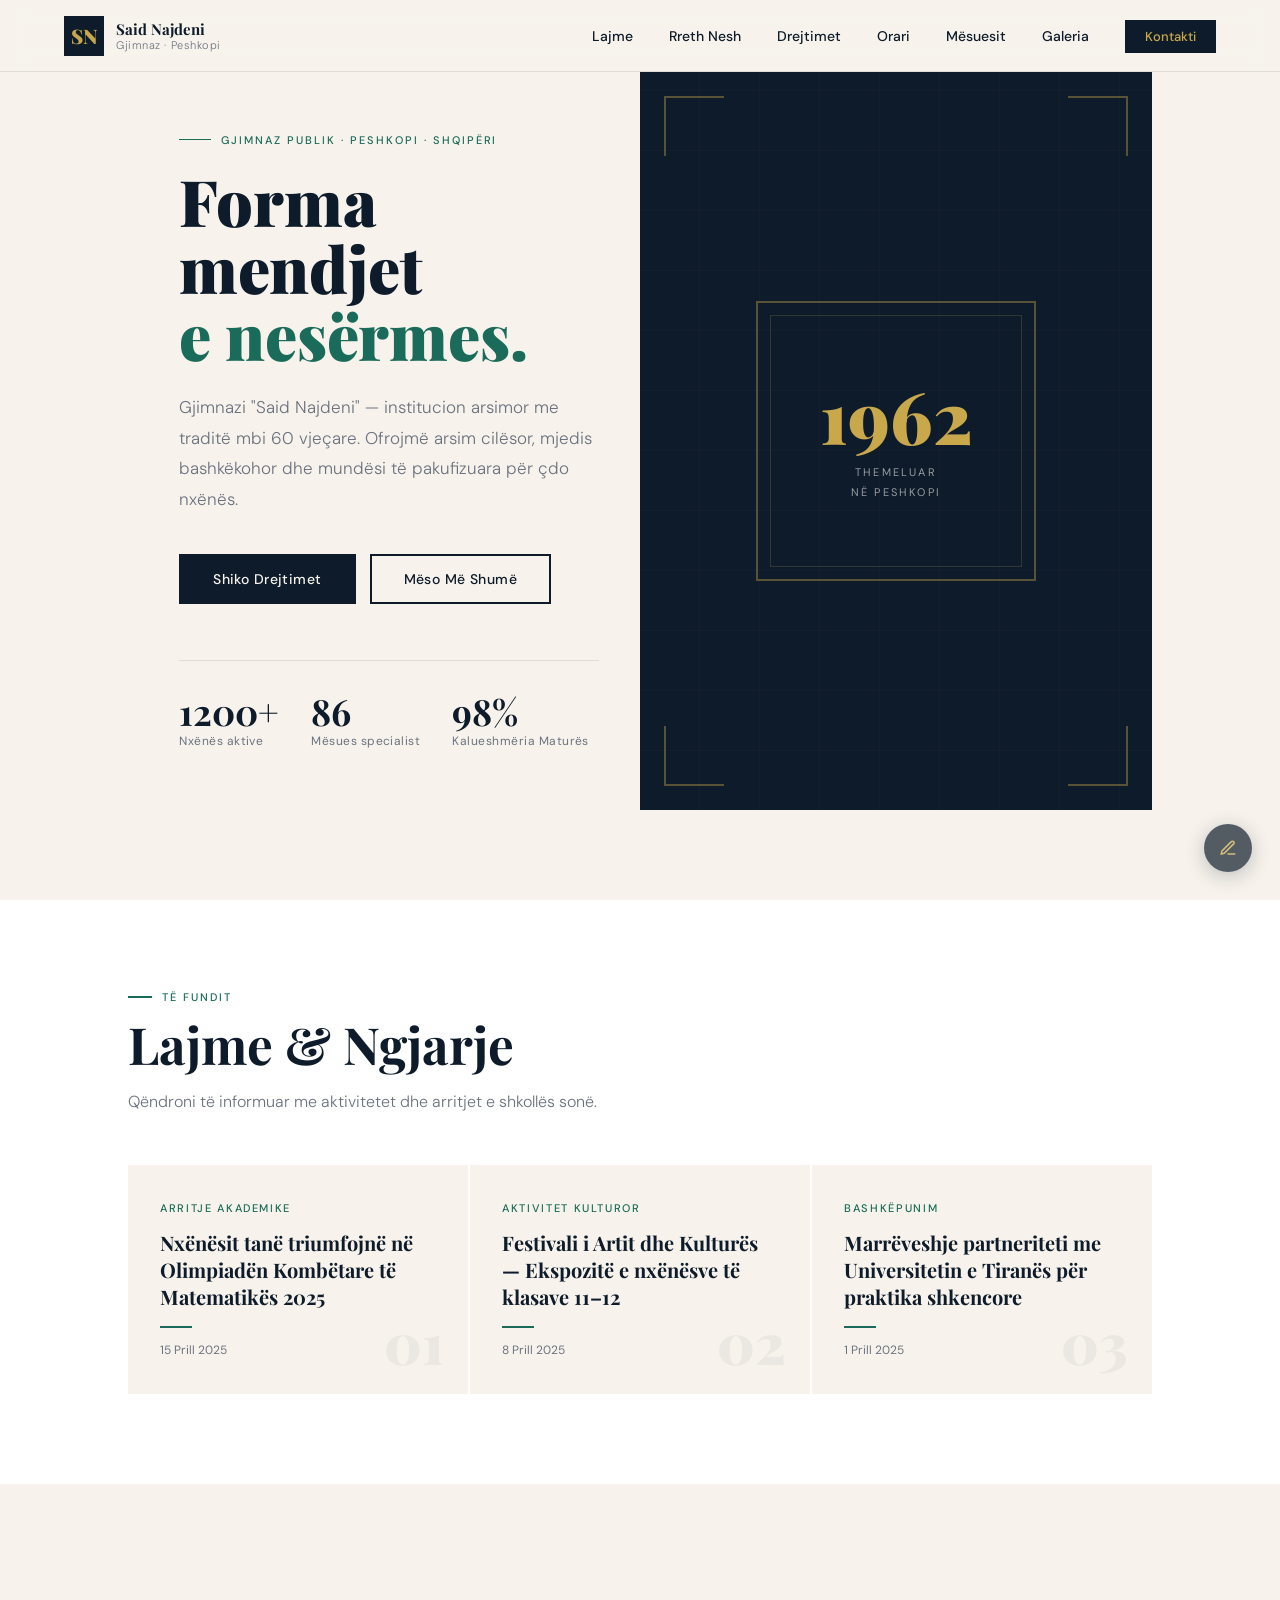
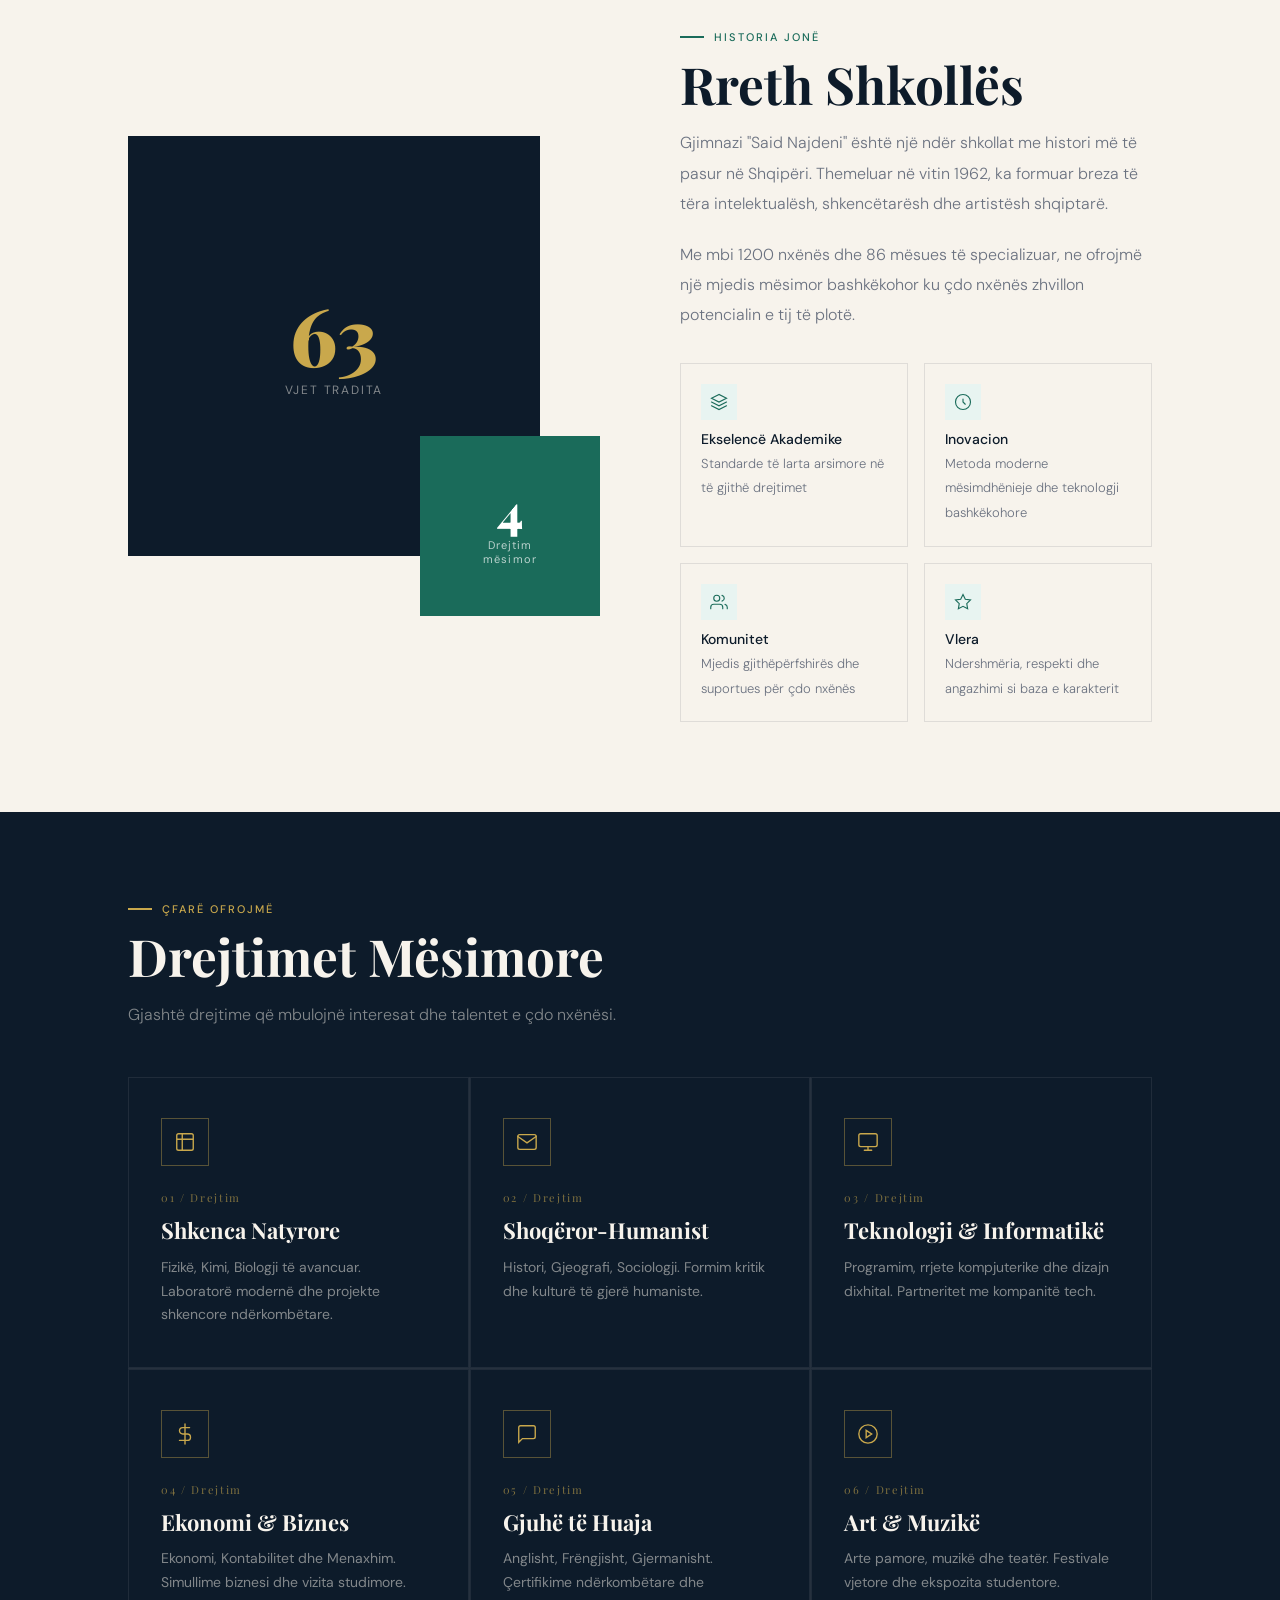
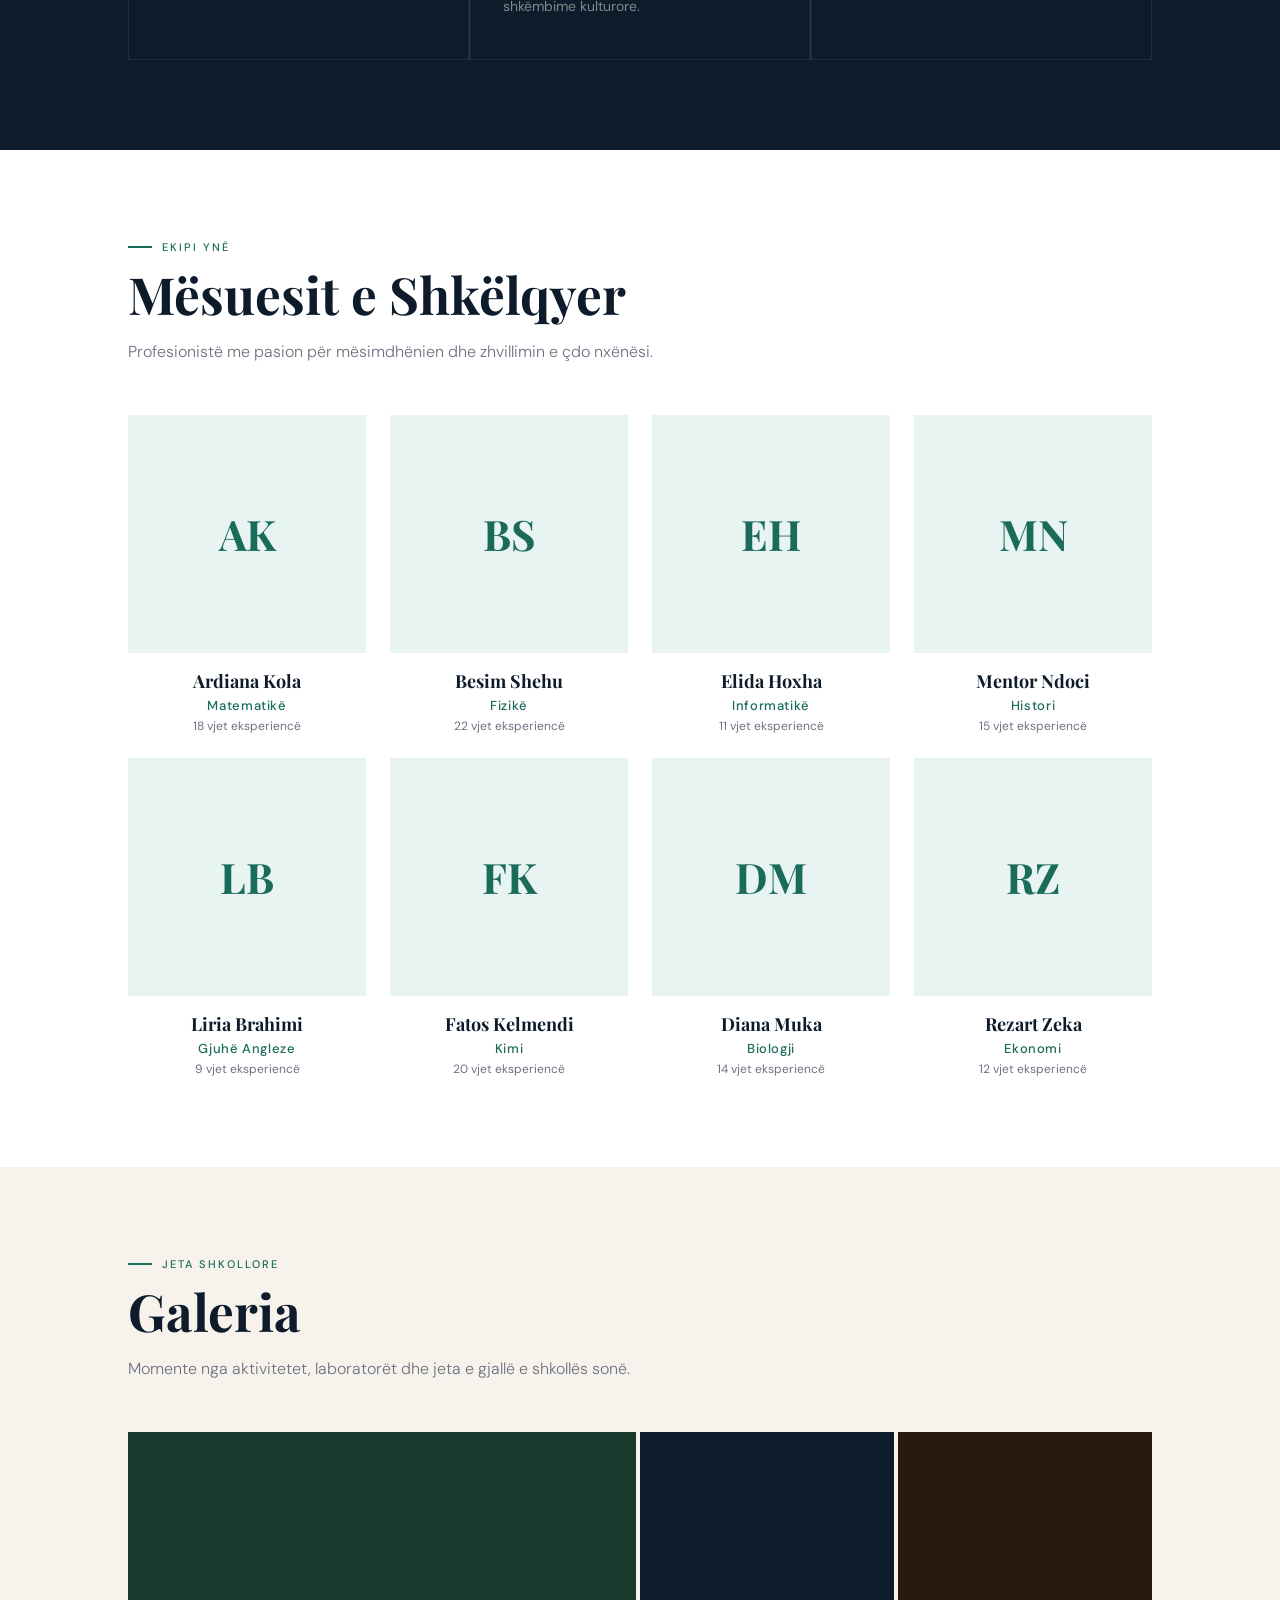
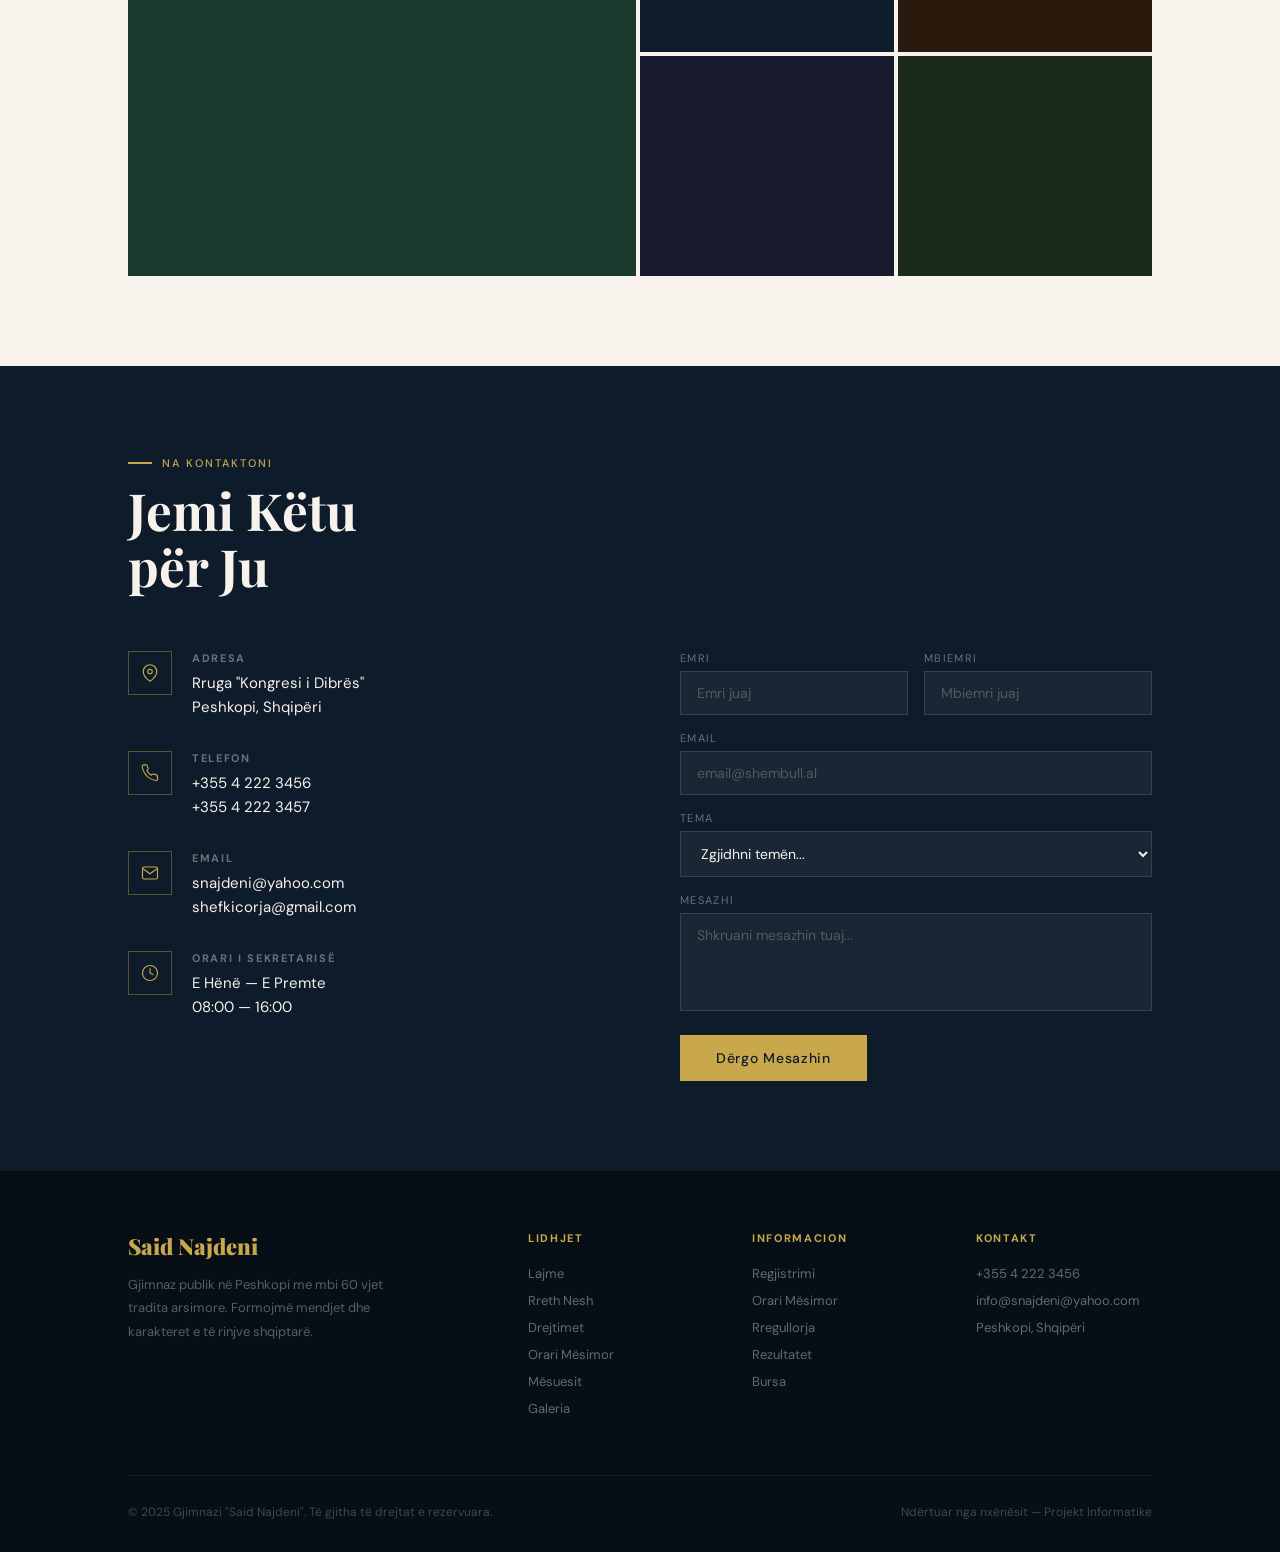
<file: index.html>
<!DOCTYPE html>
<html lang="sq">
<head>
  <meta charset="UTF-8">
  <meta name="viewport" content="width=device-width, initial-scale=1.0">
  <title>Gjimnazi "Said Najdeni" &mdash; Peshkopi</title>
  <link rel="stylesheet" href="css/style.css">
</head>
<body>


  <!-- ORARI SELECTOR MODAL -->
  <div id="orari-modal-overlay" onclick="closeOrariModal(event)">
    <div id="orari-selector">
      <button class="orari-sel-close" onclick="closeOrariModalBtn()">&#x2715;</button>
      <div class="orari-sel-icon">&#x1F4C5;</div>
      <div class="orari-sel-title">Orari Mësimor</div>
      <div class="orari-sel-sub">Zgjidhni llojin e orarit</div>
      <div class="orari-sel-btns">
        <a class="orari-sel-btn" href="orari_kp.html" target="_blank">
          <div class="orari-sel-btn-icon kp">&#x1F4CB;</div>
          <div class="orari-sel-btn-text">
            <div class="orari-sel-btn-label">Orari KP</div>
            <div class="orari-sel-btn-desc">Orari sipas klasave dhe mësuesve</div>
          </div>
          <span class="orari-sel-btn-arrow">&#8594;</span>
        </a>
        <a class="orari-sel-btn" href="orari_dita.html" target="_blank">
          <div class="orari-sel-btn-icon dita">&#x1F5D3;</div>
          <div class="orari-sel-btn-text">
            <div class="orari-sel-btn-label">Orari i Ditës</div>
            <div class="orari-sel-btn-desc">Orari sipas klasave dhe mësuesve</div>
          </div>
          <span class="orari-sel-btn-arrow">&#8594;</span>
        </a>
      </div>
    </div>
  </div>


<!-- =============================================
   sections/navbar.html
   Ndrysho lidhjet e menusë këtu
   ============================================= -->

<!-- NAVBAR -->
<nav id="navbar">
  <a href="#hero" class="nav-logo">
    <div class="nav-logo-mark">SN</div>
    <div>
      <div class="nav-logo-text">Said Najdeni</div>
      <div class="nav-logo-sub">Gjimnaz · Peshkopi</div>
    </div>
  </a>
  <ul class="nav-links">
    <li><a href="#lajmet">Lajme</a></li>
    <li><a href="#rreth">Rreth Nesh</a></li>
    <li><a href="#drejtimet">Drejtimet</a></li>
    <li><a href="#orari">Orari</a></li>
    <li><a href="#mesuesit">Mësuesit</a></li>
    <li><a href="#galeria">Galeria</a></li>
    <li><a href="#kontakti" class="nav-cta">Kontakti</a></li>
  </ul>
  <div class="hamburger" id="hamburger" onclick="toggleMenu()">
    <span></span><span></span><span></span>
  </div>
</nav>

<!-- MOBILE MENU -->
<div class="mobile-menu" id="mobileMenu">
  <button class="mobile-close" onclick="toggleMenu()">&#x2715;</button>
  <a href="#lajmet"    onclick="toggleMenu()">Lajme</a>
  <a href="#rreth"     onclick="toggleMenu()">Rreth Nesh</a>
  <a href="#drejtimet" onclick="toggleMenu()">Drejtimet</a>
  <a href="#orari"     onclick="toggleMenu()">Orari</a>
  <a href="#mesuesit"  onclick="toggleMenu()">Mësuesit</a>
  <a href="#galeria"   onclick="toggleMenu()">Galeria</a>
  <a href="#kontakti"  onclick="toggleMenu()">Kontakti</a>
</div>


<!-- =============================================
   sections/hero.html
   Ndrysho titullin, tekstin dhe statistikat këtu
   ============================================= -->

<section id="hero">
  <div class="hero-left">
    <div class="hero-eyebrow fade-up fade-up-1">Gjimnaz Publik · Peshkopi · Shqipëri</div>
    <h1 class="hero-title fade-up fade-up-2">
      Forma<br>mendjet<br><em>e nesërmes.</em>
    </h1>
    <p class="hero-desc fade-up fade-up-3">
      Gjimnazi "Said Najdeni" — institucion arsimor me traditë mbi 60 vjeçare.
      Ofrojmë arsim cilësor, mjedis bashkëkohor dhe mundësi të pakufizuara për çdo nxënës.
    </p>
    <div class="hero-btns fade-up fade-up-4">
      <a href="#drejtimet" class="btn-primary">Shiko Drejtimet</a>
      <a href="#rreth"     class="btn-outline">Mëso Më Shumë</a>
    </div>
    <!-- ── STATISTIKAT — ndrysho numrat këtu ── -->
    <div class="hero-stats fade-up fade-up-5">
      <div>
        <div class="stat-num">1200+</div>
        <div class="stat-label">Nxënës aktive</div>
      </div>
      <div>
        <div class="stat-num">86</div>
        <div class="stat-label">Mësues specialist</div>
      </div>
      <div>
        <div class="stat-num">98%</div>
        <div class="stat-label">Kalueshmëria Maturës</div>
      </div>
    </div>
  </div>

  <!-- Paneli i djathtë dekorativ -->
  <div class="hero-right">
    <div class="hero-geo"></div>
    <div class="hero-corner tl"></div>
    <div class="hero-corner tr"></div>
    <div class="hero-corner bl"></div>
    <div class="hero-corner br"></div>
    <div class="hero-badge">
      <div class="hero-badge-year">1962</div>   <!-- ← ndrysho vitin e themelimit -->
      <div class="hero-badge-text">Themeluar<br>në Peshkopi</div>
    </div>
  </div>
</section>


<!-- =============================================
   sections/lajmet.html
   SHTO ose NDRYSHO lajmet këtu lehtësisht
   Kopjo një bllok .lajm-card për lajm të ri
   ============================================= -->

<section id="lajmet">
  <div class="section-label">Të Fundit</div>
  <h2 class="section-title">Lajme &amp; Ngjarje</h2>
  <p class="section-sub">Qëndroni të informuar me aktivitetet dhe arritjet e shkollës sonë.</p>

  <div class="lajmet-grid">

    <!-- ── LAJMI 1 ── ndrysho tekstin, kategorinë dhe datën -->
    <div class="lajm-card">
      <div class="lajm-cat">Arritje Akademike</div>
      <div class="lajm-title">Nxënësit tanë triumfojnë në Olimpiadën Kombëtare të Matematikës 2025</div>
      <div class="lajm-line"></div>
      <div class="lajm-date">15 Prill 2025</div>
      <div class="lajm-num">01</div>
    </div>

    <!-- ── LAJMI 2 ── -->
    <div class="lajm-card">
      <div class="lajm-cat">Aktivitet Kulturor</div>
      <div class="lajm-title">Festivali i Artit dhe Kulturës — Ekspozitë e nxënësve të klasave 11–12</div>
      <div class="lajm-line"></div>
      <div class="lajm-date">8 Prill 2025</div>
      <div class="lajm-num">02</div>
    </div>

    <!-- ── LAJMI 3 ── -->
    <div class="lajm-card">
      <div class="lajm-cat">Bashkëpunim</div>
      <div class="lajm-title">Marrëveshje partneriteti me Universitetin e Tiranës për praktika shkencore</div>
      <div class="lajm-line"></div>
      <div class="lajm-date">1 Prill 2025</div>
      <div class="lajm-num">03</div>
    </div>

    <!-- ── SHTO LAJM TË RI — kopjo bllokun më poshtë dhe fshi këtë koment ──
    <div class="lajm-card">
      <div class="lajm-cat">Kategoria</div>
      <div class="lajm-title">Titulli i lajmit të ri</div>
      <div class="lajm-line"></div>
      <div class="lajm-date">Data</div>
      <div class="lajm-num">04</div>
    </div>
    ── -->

  </div>
</section>


<!-- =============================================
   sections/rreth.html
   Ndrysho tekstin "Rreth Shkollës" dhe vlerat këtu
   ============================================= -->

<section id="rreth">
  <div class="rreth-grid">

    <!-- Paneli vizual i majtë -->
    <div class="rreth-visual">
      <div class="rreth-box-main">
        <div class="rreth-inner">
          <div class="big">63</div>   <!-- ← ndrysho numrin e viteve -->
          <div class="small">vjet tradita</div>
        </div>
      </div>
      <div class="rreth-box-accent">
        <div class="num">4</div>      <!-- ← numri i drejtimeve -->
        <div class="txt">Drejtim<br>mësimor</div>
      </div>
    </div>

    <!-- Teksti i djathtë -->
    <div class="rreth-content">
      <div class="section-label">Historia Jonë</div>
      <h2 class="section-title">Rreth Shkollës</h2>

      <!-- ── NDRYSHO PARAGRAFËT KËTU ── -->
      <p>Gjimnazi "Said Najdeni" është një ndër shkollat me histori më të pasur në Shqipëri.
         Themeluar në vitin 1962, ka formuar breza të tëra intelektualësh, shkencëtarësh dhe
         artistësh shqiptarë.</p>
      <p>Me mbi 1200 nxënës dhe 86 mësues të specializuar, ne ofrojmë një mjedis mësimor
         bashkëkohor ku çdo nxënës zhvillon potencialin e tij të plotë.</p>

      <!-- ── VLERAT — ndrysho ose shto vlera të reja ── -->
      <div class="rreth-values">
        <div class="value-item">
          <div class="icon">
            <svg width="18" height="18" viewBox="0 0 24 24" stroke="#1a6b5a" fill="none" stroke-width="1.5" stroke-linecap="round">
              <path d="M12 2L2 7l10 5 10-5-10-5zM2 17l10 5 10-5M2 12l10 5 10-5"/>
            </svg>
          </div>
          <h4>Ekselencë Akademike</h4>
          <p>Standarde të larta arsimore në të gjithë drejtimet</p>
        </div>
        <div class="value-item">
          <div class="icon">
            <svg width="18" height="18" viewBox="0 0 24 24" stroke="#1a6b5a" fill="none" stroke-width="1.5" stroke-linecap="round">
              <circle cx="12" cy="12" r="10"/><path d="M12 8v4l3 3"/>
            </svg>
          </div>
          <h4>Inovacion</h4>
          <p>Metoda moderne mësimdhënieje dhe teknologji bashkëkohore</p>
        </div>
        <div class="value-item">
          <div class="icon">
            <svg width="18" height="18" viewBox="0 0 24 24" stroke="#1a6b5a" fill="none" stroke-width="1.5" stroke-linecap="round">
              <path d="M17 21v-2a4 4 0 0 0-4-4H5a4 4 0 0 0-4 4v2"/>
              <circle cx="9" cy="7" r="4"/>
              <path d="M23 21v-2a4 4 0 0 0-3-3.87M16 3.13a4 4 0 0 1 0 7.75"/>
            </svg>
          </div>
          <h4>Komunitet</h4>
          <p>Mjedis gjithëpërfshirës dhe suportues për çdo nxënës</p>
        </div>
        <div class="value-item">
          <div class="icon">
            <svg width="18" height="18" viewBox="0 0 24 24" stroke="#1a6b5a" fill="none" stroke-width="1.5" stroke-linecap="round">
              <polygon points="12 2 15.09 8.26 22 9.27 17 14.14 18.18 21.02 12 17.77 5.82 21.02 7 14.14 2 9.27 8.91 8.26 12 2"/>
            </svg>
          </div>
          <h4>Vlera</h4>
          <p>Ndershmëria, respekti dhe angazhimi si baza e karakterit</p>
        </div>
      </div>
    </div>

  </div>
</section>


<!-- =============================================
   sections/drejtimet.html
   Ndrysho ose shto drejtime mësimore këtu
   ============================================= -->

<section id="drejtimet">
  <div class="section-label">Çfarë Ofrojmë</div>
  <h2 class="section-title">Drejtimet Mësimore</h2>
  <p class="section-sub">Gjashtë drejtime që mbulojnë interesat dhe talentet e çdo nxënësi.</p>

  <div class="drejtimet-grid">

    <!-- ── DREJTIMI 1 ── -->
    <div class="drejtim-card">
      <div class="drejtim-icon">
        <svg viewBox="0 0 24 24"><path d="M9 3H5a2 2 0 0 0-2 2v4m6-6h10a2 2 0 0 1 2 2v4M9 3v18m0 0h10a2 2 0 0 0 2-2V9M9 21H5a2 2 0 0 1-2-2V9m0 0h18"/></svg>
      </div>
      <div class="drejtim-num">01 / Drejtim</div>
      <div class="drejtim-title">Shkenca Natyrore</div>
      <div class="drejtim-desc">Fizikë, Kimi, Biologji të avancuar. Laboratorë modernë dhe projekte shkencore ndërkombëtare.</div>
    </div>

    <!-- ── DREJTIMI 2 ── -->
    <div class="drejtim-card">
      <div class="drejtim-icon">
        <svg viewBox="0 0 24 24"><path d="M4 4h16c1.1 0 2 .9 2 2v12c0 1.1-.9 2-2 2H4c-1.1 0-2-.9-2-2V6c0-1.1.9-2 2-2z"/><polyline points="22,6 12,13 2,6"/></svg>
      </div>
      <div class="drejtim-num">02 / Drejtim</div>
      <div class="drejtim-title">Shoqëror-Humanist</div>
      <div class="drejtim-desc">Histori, Gjeografi, Sociologji. Formim kritik dhe kulturë të gjerë humaniste.</div>
    </div>

    <!-- ── DREJTIMI 3 ── -->
    <div class="drejtim-card">
      <div class="drejtim-icon">
        <svg viewBox="0 0 24 24"><rect x="2" y="3" width="20" height="14" rx="2"/><line x1="8" y1="21" x2="16" y2="21"/><line x1="12" y1="17" x2="12" y2="21"/></svg>
      </div>
      <div class="drejtim-num">03 / Drejtim</div>
      <div class="drejtim-title">Teknologji &amp; Informatikë</div>
      <div class="drejtim-desc">Programim, rrjete kompjuterike dhe dizajn dixhital. Partneritet me kompanitë tech.</div>
    </div>

    <!-- ── DREJTIMI 4 ── -->
    <div class="drejtim-card">
      <div class="drejtim-icon">
        <svg viewBox="0 0 24 24"><line x1="12" y1="1" x2="12" y2="23"/><path d="M17 5H9.5a3.5 3.5 0 0 0 0 7h5a3.5 3.5 0 0 1 0 7H6"/></svg>
      </div>
      <div class="drejtim-num">04 / Drejtim</div>
      <div class="drejtim-title">Ekonomi &amp; Biznes</div>
      <div class="drejtim-desc">Ekonomi, Kontabilitet dhe Menaxhim. Simullime biznesi dhe vizita studimore.</div>
    </div>

    <!-- ── DREJTIMI 5 ── -->
    <div class="drejtim-card">
      <div class="drejtim-icon">
        <svg viewBox="0 0 24 24"><path d="M21 15a2 2 0 0 1-2 2H7l-4 4V5a2 2 0 0 1 2-2h14a2 2 0 0 1 2 2z"/></svg>
      </div>
      <div class="drejtim-num">05 / Drejtim</div>
      <div class="drejtim-title">Gjuhë të Huaja</div>
      <div class="drejtim-desc">Anglisht, Frëngjisht, Gjermanisht. Çertifikime ndërkombëtare dhe shkëmbime kulturore.</div>
    </div>

    <!-- ── DREJTIMI 6 ── -->
    <div class="drejtim-card">
      <div class="drejtim-icon">
        <svg viewBox="0 0 24 24"><circle cx="12" cy="12" r="10"/><polygon points="10 8 16 12 10 16 10 8"/></svg>
      </div>
      <div class="drejtim-num">06 / Drejtim</div>
      <div class="drejtim-title">Art &amp; Muzikë</div>
      <div class="drejtim-desc">Arte pamore, muzikë dhe teatër. Festivale vjetore dhe ekspozita studentore.</div>
    </div>

  </div>
</section>


<!-- =============================================
   sections/mesuesit.html
   SHTO ose NDRYSHO mësuesit këtu
   Kopjo një .mesues-card për mësues të ri
   ============================================= -->

<section id="mesuesit">
  <div class="section-label">Ekipi Ynë</div>
  <h2 class="section-title">Mësuesit e Shkëlqyer</h2>
  <p class="section-sub">Profesionistë me pasion për mësimdhënien dhe zhvillimin e çdo nxënësi.</p>

  <div class="mesuesit-grid">

    <!-- Format: iniciale | emër | lëndë | eksperiencë -->

    <div class="mesues-card">
      <div class="mesues-avatar"><div class="mesues-initials">AK</div></div>
      <div class="mesues-name">Ardiana Kola</div>
      <div class="mesues-lenda">Matematikë</div>
      <div class="mesues-exp">18 vjet eksperiencë</div>
    </div>

    <div class="mesues-card">
      <div class="mesues-avatar"><div class="mesues-initials">BS</div></div>
      <div class="mesues-name">Besim Shehu</div>
      <div class="mesues-lenda">Fizikë</div>
      <div class="mesues-exp">22 vjet eksperiencë</div>
    </div>

    <div class="mesues-card">
      <div class="mesues-avatar"><div class="mesues-initials">EH</div></div>
      <div class="mesues-name">Elida Hoxha</div>
      <div class="mesues-lenda">Informatikë</div>
      <div class="mesues-exp">11 vjet eksperiencë</div>
    </div>

    <div class="mesues-card">
      <div class="mesues-avatar"><div class="mesues-initials">MN</div></div>
      <div class="mesues-name">Mentor Ndoci</div>
      <div class="mesues-lenda">Histori</div>
      <div class="mesues-exp">15 vjet eksperiencë</div>
    </div>

    <div class="mesues-card">
      <div class="mesues-avatar"><div class="mesues-initials">LB</div></div>
      <div class="mesues-name">Liria Brahimi</div>
      <div class="mesues-lenda">Gjuhë Angleze</div>
      <div class="mesues-exp">9 vjet eksperiencë</div>
    </div>

    <div class="mesues-card">
      <div class="mesues-avatar"><div class="mesues-initials">FK</div></div>
      <div class="mesues-name">Fatos Kelmendi</div>
      <div class="mesues-lenda">Kimi</div>
      <div class="mesues-exp">20 vjet eksperiencë</div>
    </div>

    <div class="mesues-card">
      <div class="mesues-avatar"><div class="mesues-initials">DM</div></div>
      <div class="mesues-name">Diana Muka</div>
      <div class="mesues-lenda">Biologji</div>
      <div class="mesues-exp">14 vjet eksperiencë</div>
    </div>

    <div class="mesues-card">
      <div class="mesues-avatar"><div class="mesues-initials">RZ</div></div>
      <div class="mesues-name">Rezart Zeka</div>
      <div class="mesues-lenda">Ekonomi</div>
      <div class="mesues-exp">12 vjet eksperiencë</div>
    </div>

    <!-- ── SHTO MËSUES TË RI — kopjo bllokun më poshtë dhe fshi koment ──
    <div class="mesues-card">
      <div class="mesues-avatar"><div class="mesues-initials">XX</div></div>
      <div class="mesues-name">Emri Mbiemri</div>
      <div class="mesues-lenda">Lënda</div>
      <div class="mesues-exp">N vjet eksperiencë</div>
    </div>
    ── -->

  </div>
</section>


<!-- =============================================
   sections/galeria.html
   Ndrysho etiketat dhe ngjyrat e galersë këtu
   ============================================= -->

<section id="galeria">
  <div class="section-label">Jeta Shkollore</div>
  <h2 class="section-title">Galeria</h2>
  <p class="section-sub">Momente nga aktivitetet, laboratorët dhe jeta e gjallë e shkollës sonë.</p>

  <div class="galeria-grid">

    <!-- Elementi i madh (zë dy rreshta) -->
    <div class="gal-item" style="background:#1a3a2e;">
      <div class="gal-geo">
        <svg width="200" height="400" viewBox="0 0 200 400">
          <circle cx="100" cy="200" r="120" stroke="#5dcaa5" stroke-width="1" fill="none" opacity="0.3"/>
          <circle cx="100" cy="200" r="80"  stroke="#5dcaa5" stroke-width="0.5" fill="none" opacity="0.2"/>
          <line x1="0" y1="200" x2="200" y2="200" stroke="#5dcaa5" stroke-width="0.5" opacity="0.2"/>
          <line x1="100" y1="0" x2="100" y2="400" stroke="#5dcaa5" stroke-width="0.5" opacity="0.2"/>
        </svg>
      </div>
      <div class="gal-inner"><span class="gal-label">Laboratori i Shkencave</span></div>
    </div>

    <div class="gal-item" style="background:#0d1b2a;">
      <div class="gal-geo">
        <svg width="160" height="220" viewBox="0 0 160 220">
          <rect x="20" y="20" width="120" height="180" stroke="#c9a84c" stroke-width="1" fill="none" opacity="0.3"/>
          <rect x="40" y="40" width="80"  height="140" stroke="#c9a84c" stroke-width="0.5" fill="none" opacity="0.2"/>
        </svg>
      </div>
      <div class="gal-inner"><span class="gal-label">Biblioteka</span></div>
    </div>

    <div class="gal-item" style="background:#2a1a0d;">
      <div class="gal-geo">
        <svg width="160" height="220" viewBox="0 0 160 220">
          <polygon points="80,20 140,200 20,200" stroke="#ef9f27" stroke-width="1" fill="none" opacity="0.3"/>
        </svg>
      </div>
      <div class="gal-inner"><span class="gal-label">Salla e Arteve</span></div>
    </div>

    <div class="gal-item" style="background:#1a1a2e;">
      <div class="gal-geo">
        <svg width="160" height="220" viewBox="0 0 160 220">
          <circle cx="80" cy="110" r="60" stroke="#7f77dd" stroke-width="1" fill="none" opacity="0.3"/>
          <line x1="80" y1="50"  x2="80"  y2="170" stroke="#7f77dd" stroke-width="0.5" opacity="0.2"/>
          <line x1="20" y1="110" x2="140" y2="110" stroke="#7f77dd" stroke-width="0.5" opacity="0.2"/>
        </svg>
      </div>
      <div class="gal-inner"><span class="gal-label">Klasa Informatikës</span></div>
    </div>

    <div class="gal-item" style="background:#1a2a1a;">
      <div class="gal-geo">
        <svg width="160" height="220" viewBox="0 0 160 220">
          <rect x="30" y="30" width="100" height="160" rx="4" stroke="#97c459" stroke-width="1" fill="none" opacity="0.3"/>
        </svg>
      </div>
      <div class="gal-inner"><span class="gal-label">Festivali Kulturor</span></div>
    </div>

    <!-- ── SHTO FOTO TË RE — kopjo bllokun më poshtë ──
    <div class="gal-item" style="background:#NGJYRA;">
      <div class="gal-geo">
        ... SVG dekorativ opsional ...
      </div>
      <div class="gal-inner"><span class="gal-label">Etiketa e Re</span></div>
    </div>
    ── -->

  </div>
</section>


<!-- =============================================
   sections/kontakti.html
   Ndrysho adresën, telefonin dhe emailin këtu
   ============================================= -->

<section id="kontakti">
  <div class="section-label">Na Kontaktoni</div>
  <h2 class="section-title">Jemi Këtu<br>për Ju</h2>

  <div class="kontakti-grid">

    <!-- ── INFORMACIONI I KONTAKTIT — ndrysho të dhënat ── -->
    <div class="contact-info">

      <div class="contact-item">
        <div class="contact-icon">
          <svg viewBox="0 0 24 24"><path d="M21 10c0 7-9 13-9 13s-9-6-9-13a9 9 0 0 1 18 0z"/><circle cx="12" cy="10" r="3"/></svg>
        </div>
        <div>
          <h4>Adresa</h4>
          <p>Rruga "Kongresi i Dibrës"<br>Peshkopi, Shqipëri</p>
        </div>
      </div>

      <div class="contact-item">
        <div class="contact-icon">
          <svg viewBox="0 0 24 24"><path d="M22 16.92v3a2 2 0 0 1-2.18 2 19.79 19.79 0 0 1-8.63-3.07A19.5 19.5 0 0 1 4.69 12 19.79 19.79 0 0 1 1.61 3.4 2 2 0 0 1 3.6 1.22h3a2 2 0 0 1 2 1.72c.127.96.361 1.903.7 2.81a2 2 0 0 1-.45 2.11L7.91 8.9a16 16 0 0 0 6 6l.94-.94a2 2 0 0 1 2.11-.45c.907.339 1.85.573 2.81.7A2 2 0 0 1 21.73 16.92z"/></svg>
        </div>
        <div>
          <h4>Telefon</h4>
          <p>+355 4 222 3456<br>+355 4 222 3457</p>
        </div>
      </div>

      <div class="contact-item">
        <div class="contact-icon">
          <svg viewBox="0 0 24 24"><path d="M4 4h16c1.1 0 2 .9 2 2v12c0 1.1-.9 2-2 2H4c-1.1 0-2-.9-2-2V6c0-1.1.9-2 2-2z"/><polyline points="22,6 12,13 2,6"/></svg>
        </div>
        <div>
          <h4>Email</h4>
          <p>snajdeni@yahoo.com<br>shefkicorja@gmail.com</p>
        </div>
      </div>

      <div class="contact-item">
        <div class="contact-icon">
          <svg viewBox="0 0 24 24"><circle cx="12" cy="12" r="10"/><polyline points="12 6 12 12 16 14"/></svg>
        </div>
        <div>
          <h4>Orari i Sekretarisë</h4>
          <p>E Hënë — E Premte<br>08:00 — 16:00</p>
        </div>
      </div>

    </div>

    <!-- ── FORMULARI I KONTAKTIT ── -->
    <form class="contact-form" onsubmit="handleSubmit(event)">
      <div class="form-row">
        <div class="form-group">
          <label>Emri</label>
          <input type="text" placeholder="Emri juaj">
        </div>
        <div class="form-group">
          <label>Mbiemri</label>
          <input type="text" placeholder="Mbiemri juaj">
        </div>
      </div>
      <div class="form-group">
        <label>Email</label>
        <input type="email" placeholder="email@shembull.al">
      </div>
      <div class="form-group">
        <label>Tema</label>
        <select>
          <option value="">Zgjidhni temën...</option>
          <option>Informacion mbi regjistrimin</option>
          <option>Pyetje akademike</option>
          <option>Bashkëpunim institucional</option>
          <option>Tjetër</option>
        </select>
      </div>
      <div class="form-group">
        <label>Mesazhi</label>
        <textarea rows="4" placeholder="Shkruani mesazhin tuaj..."></textarea>
      </div>
      <button type="submit" class="btn-gold">Dërgo Mesazhin</button>
      <div id="form-msg" style="font-size:13px;color:#9FE1CB;display:none;margin-top:4px;">
        Mesazhi u dërgua me sukses!
      </div>
    </form>

  </div>
</section>


<!-- =============================================
   sections/footer.html
   Ndrysho lidhjet dhe informacionin e footer-it
   ============================================= -->

<footer>
  <div class="footer-top">

    <div class="footer-brand">
      <div class="logo">Said Najdeni</div>
      <p>Gjimnaz publik në Peshkopi me mbi 60 vjet tradita arsimore.
         Formojmë mendjet dhe karakteret e të rinjve shqiptarë.</p>
    </div>

    <!-- ── KOLONA 1 — Lidhjet kryesore ── -->
    <div class="footer-col">
      <h5>Lidhjet</h5>
      <a href="#lajmet">Lajme</a>
      <a href="#rreth">Rreth Nesh</a>
      <a href="#drejtimet">Drejtimet</a>
      <a href="#orari">Orari Mësimor</a>
      <a href="#mesuesit">Mësuesit</a>
      <a href="#galeria">Galeria</a>
    </div>

    <!-- ── KOLONA 2 — Informacion ── -->
    <div class="footer-col">
      <h5>Informacion</h5>
      <a href="#">Regjistrimi</a>
      <a href="#">Orari Mësimor</a>
      <a href="#">Rregullorja</a>
      <a href="#">Rezultatet</a>
      <a href="#">Bursa</a>
    </div>

    <!-- ── KOLONA 3 — Kontakt ── -->
    <div class="footer-col">
      <h5>Kontakt</h5>
      <a href="tel:+355422234556">+355 4 222 3456</a>
      <a href="mailto:snajdeni@yahoo.com">info@snajdeni@yahoo.com</a>
      <a href="#">Peshkopi, Shqipëri</a>
    </div>

  </div>

  <div class="footer-bottom">
    <p>&copy; 2025 Gjimnazi "Said Najdeni". Të gjitha të drejtat e rezervuara.</p>
    <p>Ndërtuar nga nxënësit &mdash; Projekt Informatike</p>
  </div>
</footer>


  <script src="js/main.js"></script>
  <script src="js/admin.js"></script>
</body>
</html>
</file>
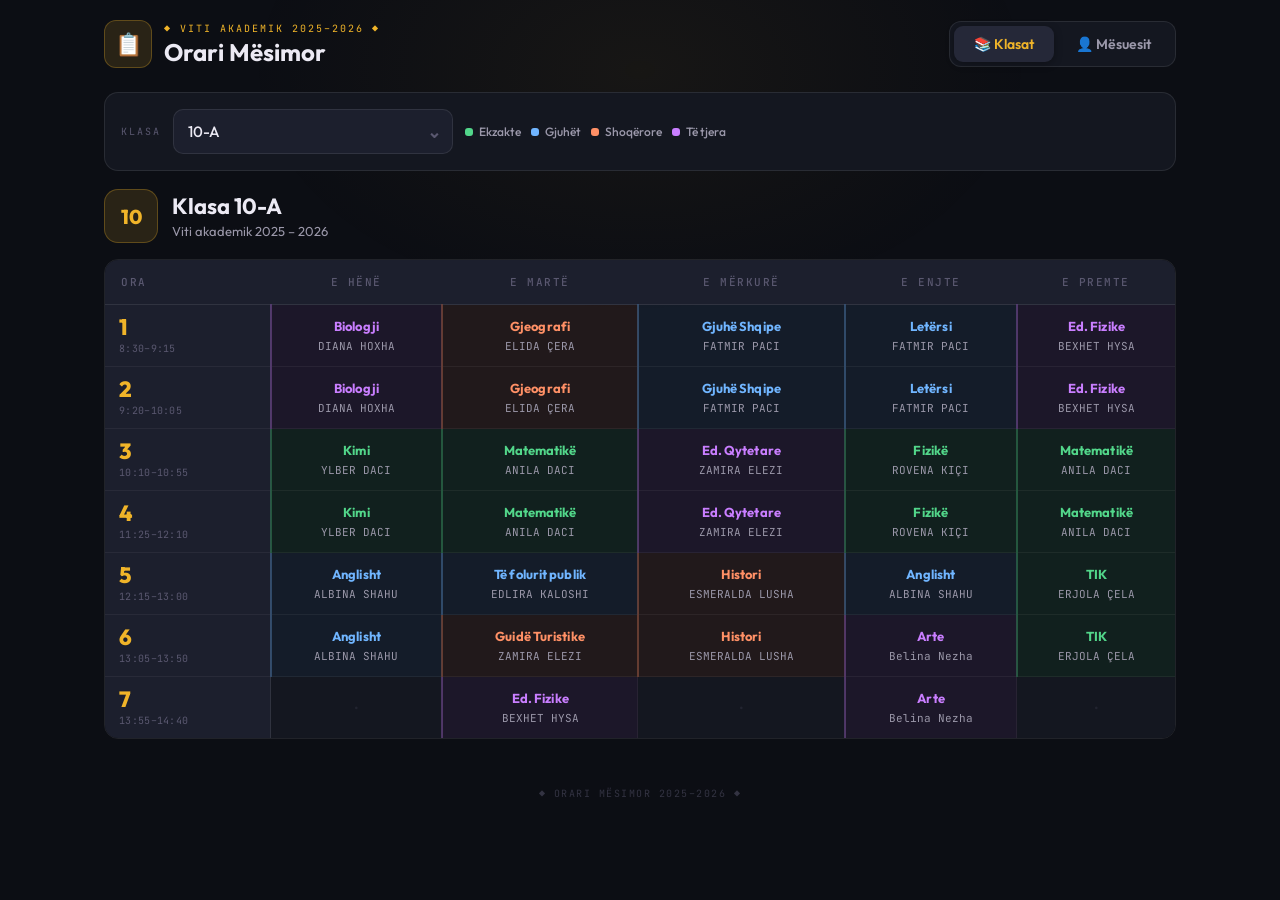
<file: orari_dita.html>
<!DOCTYPE html>
<html lang="sq">
<head>
<meta charset="UTF-8">
<meta name="viewport" content="width=device-width, initial-scale=1.0, maximum-scale=1.0">
<title>Orari Mësimor 2025–2026</title>
<link href="https://fonts.googleapis.com/css2?family=Outfit:wght@300;400;500;600;700;800&family=JetBrains+Mono:wght@400;500&display=swap" rel="stylesheet">
<style>
*,*::before,*::after{box-sizing:border-box;margin:0;padding:0}

:root{
  --bg: #0c0e14;
  --surface: #141720;
  --surface2: #1c1f2d;
  --surface3: #252838;
  --border: rgba(255,255,255,0.09);
  --border2: rgba(255,255,255,0.05);

  --gold: #f0b429;
  --gold-dim: rgba(240,180,41,0.13);
  --gold-glow: rgba(240,180,41,0.28);

  --teal: #38d9d0;
  --teal-dim: rgba(56,217,208,0.11);

  --text: #eceaf4;
  --text-dim: #9b98aa;
  --text-faint: #5a5870;

  --exact: #52d68a;
  --exact-bg: rgba(82,214,138,0.09);
  --exact-border: rgba(82,214,138,0.30);

  --lang: #70b5ff;
  --lang-bg: rgba(112,181,255,0.09);
  --lang-border: rgba(112,181,255,0.30);

  --social: #ff9066;
  --social-bg: rgba(255,144,102,0.09);
  --social-border: rgba(255,144,102,0.30);

  --other: #c97eff;
  --other-bg: rgba(201,126,255,0.09);
  --other-border: rgba(201,126,255,0.30);

  --r: 14px;
  --r-sm: 10px;
}

html{scroll-behavior:smooth}
body{
  font-family:'Outfit',sans-serif;
  background:var(--bg);
  color:var(--text);
  min-height:100vh;
  overflow-x:hidden;
  -webkit-font-smoothing:antialiased;
}

body::before{
  content:'';
  position:fixed;
  top:-20%;left:50%;
  transform:translateX(-50%);
  width:800px;height:500px;
  background:radial-gradient(ellipse,rgba(240,180,41,0.05) 0%,transparent 70%);
  pointer-events:none;z-index:0;
}

.page{
  position:relative;z-index:1;
  max-width:1100px;
  margin:0 auto;
  padding:20px 14px 80px;
}

/* ── Header ── */
.header{margin-bottom:24px;animation:fadeDown 0.5s ease both}
.header-top{
  display:flex;align-items:center;
  justify-content:space-between;
  gap:12px;flex-wrap:wrap;
}
.header-brand{display:flex;align-items:center;gap:12px}
.brand-icon{
  width:48px;height:48px;
  background:var(--gold-dim);
  border:1px solid var(--gold-glow);
  border-radius:12px;
  display:flex;align-items:center;justify-content:center;
  font-size:22px;flex-shrink:0;
}
.brand-year{
  font-size:10px;
  font-family:'JetBrains Mono',monospace;
  color:var(--gold);
  letter-spacing:2px;
  text-transform:uppercase;
  margin-bottom:4px;
}
.brand-title{
  font-size:clamp(17px,4vw,24px);
  font-weight:700;
  color:var(--text);
  line-height:1.1;
}

/* Mode toggle */
.mode-switch{
  display:flex;
  background:var(--surface);
  border:1px solid var(--border);
  border-radius:12px;
  padding:4px;gap:2px;
}
.mode-btn{
  padding:9px 20px;
  border-radius:9px;
  border:none;
  font-family:'Outfit',sans-serif;
  font-size:14px;
  font-weight:600;
  cursor:pointer;
  transition:all 0.2s;
  background:transparent;
  color:var(--text-dim);
  white-space:nowrap;
}
.mode-btn.active{
  background:var(--surface3);
  color:var(--gold);
  box-shadow:0 2px 8px rgba(0,0,0,0.3);
}
.mode-btn.tmode.active{color:var(--teal)}

/* ── Selector card ── */
.selector-card{
  background:var(--surface);
  border:1px solid var(--border);
  border-radius:var(--r);
  padding:16px;
  margin-bottom:18px;
  animation:fadeUp 0.45s 0.05s ease both;
  display:flex;flex-wrap:wrap;
  align-items:center;gap:12px;
}
.selector-label{
  font-size:10px;
  font-family:'JetBrains Mono',monospace;
  color:var(--text-faint);
  letter-spacing:2px;
  text-transform:uppercase;
  white-space:nowrap;
}

.sel-wrap{position:relative;flex:1;min-width:130px;max-width:280px}
.sel-wrap select{
  width:100%;appearance:none;
  background:var(--surface2);
  border:1px solid var(--border);
  border-radius:var(--r-sm);
  color:var(--text);
  font-family:'Outfit',sans-serif;
  font-size:15px;
  font-weight:500;
  padding:12px 38px 12px 14px;
  cursor:pointer;outline:none;
  transition:border-color 0.2s,box-shadow 0.2s;
}
.sel-wrap select:focus{border-color:var(--gold-glow);box-shadow:0 0 0 3px rgba(240,180,41,0.09)}
.sel-wrap.tsel select:focus{border-color:rgba(56,217,208,0.3);box-shadow:0 0 0 3px rgba(56,217,208,0.07)}
.sel-wrap::after{content:'⌄';position:absolute;right:12px;top:50%;transform:translateY(-52%);color:var(--text-faint);font-size:17px;pointer-events:none;font-weight:700}
.sel-wrap select option{background:#1c1f2d}

.search-wrap{position:relative;flex:1;min-width:130px;max-width:240px}
.search-wrap input{
  width:100%;background:var(--surface2);
  border:1px solid var(--border);
  border-radius:var(--r-sm);
  padding:12px 14px 12px 40px;
  color:var(--text);
  font-family:'Outfit',sans-serif;
  font-size:15px;font-weight:500;
  outline:none;transition:border-color 0.2s;
}
.search-wrap input:focus{border-color:rgba(56,217,208,0.3);box-shadow:0 0 0 3px rgba(56,217,208,0.07)}
.search-wrap input::placeholder{color:var(--text-faint)}
.teacher-autocomplete{position:relative;flex:1;min-width:200px;max-width:320px;}
.teacher-autocomplete .search-wrap{max-width:100%;width:100%;}
.teacher-dropdown{position:absolute;top:calc(100% + 6px);left:0;right:0;background:var(--surface2);border:1px solid rgba(56,217,208,0.35);border-radius:var(--r-sm);list-style:none;max-height:260px;overflow-y:auto;z-index:999;box-shadow:0 8px 32px rgba(0,0,0,0.4);display:none;scrollbar-width:thin;scrollbar-color:var(--teal) transparent;}
.teacher-dropdown.open{display:block;}
.teacher-dropdown li{padding:10px 14px;cursor:pointer;font-size:14px;font-weight:500;color:var(--text);border-bottom:1px solid var(--border2);transition:background 0.12s;}
.teacher-dropdown li:last-child{border-bottom:none;}
.teacher-dropdown li:hover,.teacher-dropdown li.active{background:var(--teal-dim);color:var(--teal);}
.teacher-dropdown li mark{background:transparent;color:var(--gold);font-weight:700;}
.search-icon{position:absolute;left:13px;top:50%;transform:translateY(-50%);color:var(--text-faint);font-size:16px;pointer-events:none}

/* Legend */
.legend{display:flex;gap:10px;flex-wrap:wrap;align-items:center}
.leg-item{display:flex;align-items:center;gap:6px;font-size:12px;font-weight:500;color:var(--text-dim)}
.leg-dot{width:8px;height:8px;border-radius:3px;flex-shrink:0}

/* ── Views ── */
.view{display:none}
.view.active{display:block}

/* ── Schedule header ── */
.sch-header{
  display:flex;align-items:center;
  justify-content:space-between;
  margin-bottom:16px;flex-wrap:wrap;gap:10px;
  animation:fadeUp 0.4s 0.1s ease both;
}
.sch-identity{display:flex;align-items:center;gap:14px}
.sch-badge{
  width:54px;height:54px;
  border-radius:14px;
  display:flex;align-items:center;justify-content:center;
  font-size:20px;font-weight:800;flex-shrink:0;
}
.sch-badge.gold{background:var(--gold-dim);border:1px solid var(--gold-glow);color:var(--gold)}
.sch-badge.teal{background:var(--teal-dim);border:1px solid rgba(56,217,208,0.22);color:var(--teal)}
.sch-name{font-size:22px;font-weight:700;color:var(--text);line-height:1.2}
.sch-sub{font-size:13px;color:var(--text-dim);margin-top:3px;font-weight:400}

/* Stats */
.stats-bar{display:flex;gap:8px;flex-wrap:wrap;margin-top:14px}
.stat-pill{
  background:var(--surface);
  border:1px solid var(--border);
  border-radius:10px;
  padding:10px 16px;
  display:flex;align-items:center;gap:10px;
}
.stat-val{font-size:26px;font-weight:800;color:var(--teal);line-height:1}
.stat-lbl{font-size:12px;color:var(--text-faint);font-weight:500;letter-spacing:0.3px}

/* ── Desktop table ── */
.tbl-wrap{
  overflow-x:auto;
  border-radius:var(--r);
  border:1px solid var(--border);
  -webkit-overflow-scrolling:touch;
  animation:fadeUp 0.4s 0.15s ease both;
}
.tbl-wrap.anim{animation:tableIn 0.3s ease both}
table{width:100%;border-collapse:collapse;min-width:560px}
thead th{
  background:var(--surface2);
  color:var(--text-faint);
  font-size:11px;
  font-family:'JetBrains Mono',monospace;
  letter-spacing:1.5px;
  text-transform:uppercase;
  padding:15px 10px;
  text-align:center;
  border-bottom:1px solid var(--border);
  font-weight:500;
}
thead th:first-child{text-align:left;padding-left:16px;min-width:88px}
tbody tr:hover td:not(.brk-td){background:rgba(255,255,255,0.014)}
td{
  padding:0;
  border-bottom:1px solid var(--border2);
  border-right:1px solid var(--border2);
  background:var(--surface);
  vertical-align:middle;
  text-align:center;
  transition:background 0.12s;
}
td:last-child{border-right:none}
tbody tr:last-child td{border-bottom:none}

.ora-td{
  text-align:left;padding:11px 14px;
  min-width:86px;
  background:var(--surface2)!important;
  border-right:1px solid var(--border)!important;
}
.ora-nr{
  font-size:22px;font-weight:800;color:var(--gold);line-height:1;
}
.ora-time{
  font-size:10px;
  font-family:'JetBrains Mono',monospace;
  color:var(--text-faint);
  margin-top:4px;letter-spacing:0.3px;
}

.cell-inner{
  padding:11px 8px;
  display:flex;flex-direction:column;align-items:center;gap:4px;
  min-height:56px;justify-content:center;
}
.cell-subj{font-size:13px;font-weight:700;line-height:1.3;letter-spacing:0.1px}
.cell-info{font-size:11px;font-weight:400;color:var(--text-dim);line-height:1.3;font-family:'JetBrains Mono',monospace}
.cell-empty{color:var(--text-faint);font-size:20px;opacity:.2}

/* Category */
.cat-exact{background:var(--exact-bg)!important;border-left:2px solid var(--exact-border)!important}
.cat-exact .cell-subj,.cat-exact .slot-subj{color:var(--exact)}
.cat-lang{background:var(--lang-bg)!important;border-left:2px solid var(--lang-border)!important}
.cat-lang .cell-subj,.cat-lang .slot-subj{color:var(--lang)}
.cat-social{background:var(--social-bg)!important;border-left:2px solid var(--social-border)!important}
.cat-social .cell-subj,.cat-social .slot-subj{color:var(--social)}
.cat-other{background:var(--other-bg)!important;border-left:2px solid var(--other-border)!important}
.cat-other .cell-subj,.cat-other .slot-subj{color:var(--other)}



/* ── MOBILE CARDS ── */
.mobile-days{display:none}

@media(max-width:640px){
  .tbl-wrap{display:none}
  .mobile-days{display:block;animation:fadeUp 0.4s 0.12s ease both}

  .day-nav{
    display:flex;gap:7px;
    overflow-x:auto;padding:0 0 12px;
    scrollbar-width:none;-webkit-overflow-scrolling:touch;
    margin-bottom:6px;
  }
  .day-nav::-webkit-scrollbar{display:none}
  .day-nav-btn{
    flex-shrink:0;padding:10px 20px;
    border-radius:24px;
    border:1px solid var(--border);
    background:var(--surface);
    color:var(--text-dim);
    font-family:'Outfit',sans-serif;
    font-size:14px;font-weight:600;
    cursor:pointer;transition:all 0.2s;white-space:nowrap;
  }
  .day-nav-btn.active{
    background:var(--gold-dim);
    border-color:var(--gold-glow);
    color:var(--gold);
  }

  .day-panel{display:none}
  .day-panel.active{display:block}

  .slot-row{
    display:flex;align-items:stretch;
    border-bottom:1px solid var(--border2);
    min-height:60px;transition:background 0.12s;
  }
  .slot-row:last-child{border-bottom:none}
  .slot-time{
    width:72px;flex-shrink:0;
    display:flex;flex-direction:column;
    justify-content:center;align-items:center;
    padding:8px 6px;
    background:var(--surface2);
    border-right:1px solid var(--border);
  }
  .slot-nr{
    font-size:22px;font-weight:800;color:var(--gold);line-height:1;
  }
  .slot-t{
    font-size:10px;
    font-family:'JetBrains Mono',monospace;
    color:var(--text-faint);
    margin-top:4px;letter-spacing:0.2px;
    text-align:center;line-height:1.3;
  }
  .slot-cell{
    flex:1;display:flex;flex-direction:column;
    justify-content:center;padding:14px 18px;gap:5px;
    background:var(--surface);
  }
  .slot-cell.empty{opacity:0.3}
  .slot-subj{font-size:17px;font-weight:700;line-height:1.2}
  .slot-info{
    font-size:13px;font-weight:400;color:var(--text-dim);
    font-family:'JetBrains Mono',monospace;letter-spacing:0.2px;
  }

  .day-section-card{
    background:var(--surface);
    border:1px solid var(--border);
    border-radius:var(--r);
    overflow:hidden;margin-bottom:12px;
  }

  /* Mobile adjustments */
  .page{padding:10px 10px 60px}

  /* Header kompakt */
  .header{margin-bottom:10px}
  .header-top{gap:8px;flex-wrap:nowrap;align-items:center}
  .brand-icon{width:34px;height:34px;font-size:16px;border-radius:9px}
  .brand-year{font-size:8px;letter-spacing:1px;margin-bottom:2px}
  .brand-title{font-size:15px}
  .mode-switch{padding:3px;gap:2px}
  .mode-btn{padding:7px 11px;font-size:12px;border-radius:7px}

  /* Selector kompakt */
  .selector-card{padding:9px 10px;gap:8px;margin-bottom:10px;flex-wrap:wrap}
  .selector-label{display:none}
  .sel-wrap{max-width:100%;min-width:0;flex:1 1 120px}
  .sel-wrap select{font-size:14px;padding:9px 32px 9px 11px}
  .search-wrap{max-width:100%;flex:1 1 120px}
  .search-wrap input{font-size:14px;padding:9px 11px 9px 34px}
  .legend{gap:7px}
  .leg-item{font-size:11px}
  .leg-dot{width:7px;height:7px}

  /* Schedule header kompakt */
  .sch-header{margin-bottom:10px}
  .sch-badge{width:38px;height:38px;font-size:15px;border-radius:10px}
  .sch-name{font-size:16px}
  .sch-sub{font-size:11px;margin-top:1px}

  .slot-cell.cat-exact{background:var(--exact-bg);border-left:3px solid var(--exact-border)}
  .slot-cell.cat-lang{background:var(--lang-bg);border-left:3px solid var(--lang-border)}
  .slot-cell.cat-social{background:var(--social-bg);border-left:3px solid var(--social-border)}
  .slot-cell.cat-other{background:var(--other-bg);border-left:3px solid var(--other-border)}
}

@media(min-width:641px){.mobile-days{display:none!important}}

footer{
  text-align:center;margin-top:48px;
  color:var(--text-faint);font-size:10px;
  font-family:'JetBrains Mono',monospace;
  letter-spacing:1.5px;opacity:0.5;
}

@keyframes fadeDown{from{opacity:0;transform:translateY(-14px)}to{opacity:1;transform:translateY(0)}}
@keyframes fadeUp{from{opacity:0;transform:translateY(12px)}to{opacity:1;transform:translateY(0)}}
@keyframes tableIn{from{opacity:0;transform:translateY(6px)}to{opacity:1;transform:translateY(0)}}
</style>
</head>
<body>
<div class="page">

  <div class="header">
    <div class="header-top">
      <div class="header-brand">
        <div class="brand-icon">📋</div>
        <div class="brand-text">
          <div class="brand-year">◆ Viti Akademik 2025–2026 ◆</div>
          <div class="brand-title">Orari Mësimor</div>
        </div>
      </div>
      <div class="mode-switch">
        <button class="mode-btn active" id="btnClass" onclick="switchMode('class')">📚 Klasat</button>
        <button class="mode-btn tmode" id="btnTeacher" onclick="switchMode('teacher')">👤 Mësuesit</button>
      </div>
    </div>
  </div>

  <!-- CLASS VIEW -->
  <div class="view active" id="viewClass">
    <div class="selector-card">
      <span class="selector-label">Klasa</span>
      <div class="sel-wrap">
        <select id="classSelect" onchange="selectClass(this.value)"><optgroup label="Klasa 10">
            <option value="10-A">10-A</option>
            <option value="10-B">10-B</option>
            <option value="10-C">10-C</option>
            <option value="10-D">10-D</option>
            <option value="10-E">10-E</option>
            <option value="10-F">10-F</option>
            <option value="10-G">10-G</option>
            <option value="10-H">10-H</option>
          </optgroup>
          <optgroup label="Klasa 11">
            <option value="11-A">11-A</option>
            <option value="11-B">11-B</option>
            <option value="11-C">11-C</option>
            <option value="11-D">11-D</option>
            <option value="11-E">11-E</option>
            <option value="11-F">11-F</option>
            <option value="11-G">11-G</option>
            <option value="11-H">11-H</option>
          </optgroup>
          <optgroup label="Klasa 12">
            <option value="12-A">12-A</option>
            <option value="12-B">12-B</option>
            <option value="12-C">12-C</option>
            <option value="12-D">12-D</option>
            <option value="12-E">12-E</option>
            <option value="12-F">12-F</option>
            <option value="12-G">12-G</option>
          </optgroup></select>
      </div>
      <div class="legend">
        <div class="leg-item"><div class="leg-dot" style="background:var(--exact)"></div>Ekzakte</div>
        <div class="leg-item"><div class="leg-dot" style="background:var(--lang)"></div>Gjuhët</div>
        <div class="leg-item"><div class="leg-dot" style="background:var(--social)"></div>Shoqërore</div>
        <div class="leg-item"><div class="leg-dot" style="background:var(--other)"></div>Të tjera</div>
      </div>
    </div>

    <div class="sch-header">
      <div class="sch-identity">
        <div class="sch-badge gold" id="classNumber">10</div>
        <div>
          <div class="sch-name" id="className">Klasa 10-A</div>
          <div class="sch-sub">Viti akademik 2025 – 2026</div>
        </div>
      </div>
    </div>

    <div class="tbl-wrap" id="classTableWrap">
      <table>
        <thead><tr>
          <th>Ora</th><th>E Hënë</th><th>E Martë</th><th>E Mërkurë</th><th>E Enjte</th><th>E Premte</th>
        </tr></thead>
        <tbody id="classBody"></tbody>
      </table>
    </div>
    <div class="mobile-days" id="classMobile"></div>
  </div>

  <!-- TEACHER VIEW -->
  <div class="view" id="viewTeacher">
    <div class="selector-card">
      <span class="selector-label">Mësuesi/ja</span>
      <div class="teacher-autocomplete" id="teacherAutocomplete">
        <div class="search-wrap">
          <span class="search-icon">🔍</span>
          <input type="text" id="teacherSearch" placeholder="Kërko mësuesin..." autocomplete="off"
            oninput="filterTeacherSelect(this.value)"
            onfocus="filterTeacherSelect(this.value)"
            onkeydown="teacherSearchKey(event)">
        </div>
        <ul class="teacher-dropdown" id="teacherDropdown"></ul>
      </div>
      <div class="legend">
        <div class="leg-item"><div class="leg-dot" style="background:var(--exact)"></div>Ekzakte</div>
        <div class="leg-item"><div class="leg-dot" style="background:var(--lang)"></div>Gjuhët</div>
        <div class="leg-item"><div class="leg-dot" style="background:var(--social)"></div>Shoqërore</div>
        <div class="leg-item"><div class="leg-dot" style="background:var(--other)"></div>Të tjera</div>
      </div>
    </div>

    <div id="teacherScheduleWrap" style="display:none">
      <div class="sch-header">
        <div class="sch-identity">
          <div class="sch-badge teal" id="teacherInitial">AB</div>
          <div>
            <div class="sch-name" id="teacherName">—</div>
            <div class="sch-sub" id="teacherSubjects">—</div>
          </div>
        </div>
      </div>
      <div class="tbl-wrap" id="teacherTableWrap">
        <table>
          <thead><tr>
            <th>Ora</th><th>E Hënë</th><th>E Martë</th><th>E Mërkurë</th><th>E Enjte</th><th>E Premte</th>
          </tr></thead>
          <tbody id="teacherBody"></tbody>
        </table>
      </div>
      <div class="mobile-days" id="teacherMobile"></div>
      <div class="stats-bar" id="statsBar"></div>
    </div>
  </div>

  <footer>◆ ORARI MËSIMOR 2025–2026 ◆</footer>
</div>
<script>
const CLASS_DATA = {"10-A":{"1":{"1":{"s":"Biologji","t":"DIANA HOXHA","c":"other"},"2":{"s":"Biologji","t":"DIANA HOXHA","c":"other"},"3":{"s":"Kimi","t":"YLBER DACI","c":"exact"},"4":{"s":"Kimi","t":"YLBER DACI","c":"exact"},"5":{"s":"Anglisht","t":"ALBINA SHAHU","c":"lang"},"6":{"s":"Anglisht","t":"ALBINA SHAHU","c":"lang"},"7":null},"2":{"1":{"s":"Gjeografi","t":"ELIDA ÇERA","c":"social"},"2":{"s":"Gjeografi","t":"ELIDA ÇERA","c":"social"},"3":{"s":"Matematikë","t":"ANILA DACI","c":"exact"},"4":{"s":"Matematikë","t":"ANILA DACI","c":"exact"},"5":{"s":"Të folurit publik","t":"EDLIRA KALOSHI","c":"lang"},"6":{"s":"Guidë Turistike","t":"ZAMIRA ELEZI","c":"social"},"7":{"s":"Ed. Fizike","t":"BEXHET HYSA","c":"other"}},"3":{"1":{"s":"Gjuhë Shqipe","t":"FATMIR PACI","c":"lang"},"2":{"s":"Gjuhë Shqipe","t":"FATMIR PACI","c":"lang"},"3":{"s":"Ed. Qytetare","t":"ZAMIRA ELEZI","c":"other"},"4":{"s":"Ed. Qytetare","t":"ZAMIRA ELEZI","c":"other"},"5":{"s":"Histori","t":"ESMERALDA LUSHA","c":"social"},"6":{"s":"Histori","t":"ESMERALDA LUSHA","c":"social"},"7":null},"4":{"1":{"s":"Letërsi","t":"FATMIR PACI","c":"lang"},"2":{"s":"Letërsi","t":"FATMIR PACI","c":"lang"},"3":{"s":"Fizikë","t":"ROVENA KIÇI","c":"exact"},"4":{"s":"Fizikë","t":"ROVENA KIÇI","c":"exact"},"5":{"s":"Anglisht","t":"ALBINA SHAHU","c":"lang"},"6":{"s":"Arte","t":"Belina Nezha","c":"other"},"7":{"s":"Arte","t":"Belina Nezha","c":"other"}},"5":{"1":{"s":"Ed. Fizike","t":"BEXHET HYSA","c":"other"},"2":{"s":"Ed. Fizike","t":"BEXHET HYSA","c":"other"},"3":{"s":"Matematikë","t":"ANILA DACI","c":"exact"},"4":{"s":"Matematikë","t":"ANILA DACI","c":"exact"},"5":{"s":"TIK","t":"ERJOLA ÇELA","c":"exact"},"6":{"s":"TIK","t":"ERJOLA ÇELA","c":"exact"},"7":null}},"10-B":{"1":{"1":{"s":"Ed. Fizike","t":"BEXHET HYSA","c":"other"},"2":{"s":"Ed. Fizike","t":"BEXHET HYSA","c":"other"},"3":{"s":"Matematikë","t":"ANILA DACI","c":"exact"},"4":{"s":"Matematikë","t":"ANILA DACI","c":"exact"},"5":{"s":"Biologji","t":"DIANA HOXHA","c":"other"},"6":{"s":"Biologji","t":"DIANA HOXHA","c":"other"},"7":null},"2":{"1":{"s":"Letërsi","t":"FATMIR PACI","c":"lang"},"2":{"s":"Letërsi","t":"FATMIR PACI","c":"lang"},"3":{"s":"Anglisht","t":"ALBINA SHAHU","c":"lang"},"4":{"s":"Anglisht","t":"ALBINA SHAHU","c":"lang"},"5":{"s":"Gjeografi","t":"ELIDA ÇERA","c":"social"},"6":{"s":"Gjeografi","t":"ELIDA ÇERA","c":"social"},"7":{"s":"Të folurit publik","t":"EDLIRA KALOSHI","c":"lang"}},"3":{"1":{"s":"Matematikë","t":"ANILA DACI","c":"exact"},"2":{"s":"Matematikë","t":"ANILA DACI","c":"exact"},"3":{"s":"Histori","t":"ESMERALDA LUSHA","c":"social"},"4":{"s":"Histori","t":"ESMERALDA LUSHA","c":"social"},"5":{"s":"Gjermanisht","t":"OLIGERTA SULA","c":"other"},"6":{"s":"Gjermanisht","t":"OLIGERTA SULA","c":"other"},"7":null},"4":{"1":{"s":"TIK","t":"LEONARD MERDINI","c":"exact"},"2":{"s":"TIK","t":"LEONARD MERDINI","c":"exact"},"3":{"s":"Gjuhë Shqipe","t":"FATMIR PACI","c":"lang"},"4":{"s":"Gjuhë Shqipe","t":"FATMIR PACI","c":"lang"},"5":{"s":"Fizikë","t":"ROVENA KIÇI","c":"exact"},"6":{"s":"Fizikë","t":"ROVENA KIÇI","c":"exact"},"7":{"s":"Guidë Turistike","t":"ELIDA ÇERA","c":"social"}},"5":{"1":{"s":"Ed. Qytetare","t":"DALLANDYSHE ZHUKA","c":"other"},"2":{"s":"Ed. Qytetare","t":"DALLANDYSHE ZHUKA","c":"other"},"3":{"s":"Anglisht","t":"ALBINA SHAHU","c":"lang"},"4":{"s":"Kimi","t":"YLBER DACI","c":"exact"},"5":{"s":"Kimi","t":"YLBER DACI","c":"exact"},"6":{"s":"Ed. Fizike","t":"BEXHET HYSA","c":"other"},"7":null}},"10-C":{"1":{"1":{"s":"Letërsi","t":"FATMIR PACI","c":"lang"},"2":{"s":"Letërsi","t":"FATMIR PACI","c":"lang"},"3":{"s":"Biologji","t":"DIANA HOXHA","c":"other"},"4":{"s":"Biologji","t":"DIANA HOXHA","c":"other"},"5":{"s":"Të folurit publik","t":"EDLIRA KALOSHI","c":"lang"},"6":{"s":"Guidë Turistike","t":"DALLANDYSHE ZHUKA","c":"social"},"7":null},"2":{"1":{"s":"Gjuhë Shqipe","t":"JURIDA ZEBI","c":"lang"},"2":{"s":"Gjuhë Shqipe","t":"JURIDA ZEBI","c":"lang"},"3":{"s":"TIK","t":"LEONARD MERDINI","c":"exact"},"4":{"s":"TIK","t":"LEONARD MERDINI","c":"exact"},"5":{"s":"Anglisht","t":"ERIOLA LATA","c":"lang"},"6":{"s":"Histori","t":"PREMTIM SHEHI","c":"social"},"7":{"s":"Histori","t":"PREMTIM SHEHI","c":"social"}},"3":{"1":{"s":"Fizikë","t":"ROVENA KIÇI","c":"exact"},"2":{"s":"Fizikë","t":"ROVENA KIÇI","c":"exact"},"3":{"s":"Ed. Fizike","t":"ARMEND MURRJA","c":"other"},"4":{"s":"Ed. Fizike","t":"ARMEND MURRJA","c":"other"},"5":{"s":"Anglisht","t":"ERIOLA LATA","c":"lang"},"6":{"s":"Anglisht","t":"ERIOLA LATA","c":"lang"},"7":null},"4":{"1":{"s":"Matematikë","t":"ANILA DACI","c":"exact"},"2":{"s":"Matematikë","t":"ANILA DACI","c":"exact"},"3":{"s":"Ed. Fizike","t":"ARMEND MURRJA","c":"other"},"4":{"s":"Kimi","t":"YLBER DACI","c":"exact"},"5":{"s":"Kimi","t":"YLBER DACI","c":"exact"},"6":{"s":"Ed. Qytetare","t":"MARINGLENA SELAMI","c":"other"},"7":{"s":"Ed. Qytetare","t":"MARINGLENA SELAMI","c":"other"}},"5":{"1":{"s":"Matematikë","t":"ANILA DACI","c":"exact"},"2":{"s":"Matematikë","t":"ANILA DACI","c":"exact"},"3":{"s":"Gjeografi","t":"MARINGLENA SELAMI","c":"social"},"4":{"s":"Gjeografi","t":"MARINGLENA SELAMI","c":"social"},"5":{"s":"Gjermanisht","t":"OLIGERTA SULA","c":"other"},"6":{"s":"Gjermanisht","t":"OLIGERTA SULA","c":"other"},"7":null}},"10-D":{"1":{"1":{"s":"Fizikë","t":"ROVENA KIÇI","c":"exact"},"2":{"s":"Fizikë","t":"ROVENA KIÇI","c":"exact"},"3":{"s":"Ed. Qytetare","t":"ZAMIRA ELEZI","c":"other"},"4":{"s":"Ed. Qytetare","t":"ZAMIRA ELEZI","c":"other"},"5":{"s":"Matematikë","t":"ANILA DACI","c":"exact"},"6":{"s":"Matematikë","t":"ANILA DACI","c":"exact"},"7":null},"2":{"1":{"s":"Matematikë","t":"ANILA DACI","c":"exact"},"2":{"s":"Matematikë","t":"ANILA DACI","c":"exact"},"3":{"s":"Ed. Fizike","t":"ARMEND MURRJA","c":"other"},"4":{"s":"Ed. Fizike","t":"ARMEND MURRJA","c":"other"},"5":{"s":"Gjeografi","t":"MARINGLENA SELAMI","c":"social"},"6":{"s":"Gjeografi","t":"MARINGLENA SELAMI","c":"social"},"7":{"s":"Guidë Turistike","t":"ZAMIRA ELEZI","c":"social"}},"3":{"1":{"s":"Histori","t":"ESMERALDA LUSHA","c":"social"},"2":{"s":"Histori","t":"ESMERALDA LUSHA","c":"social"},"3":{"s":"Gjuhë Shqipe","t":"MATILDA TAFA","c":"lang"},"4":{"s":"Gjuhë Shqipe","t":"MATILDA TAFA","c":"lang"},"5":{"s":"Anglisht","t":"ALBINA SHAHU","c":"lang"},"6":{"s":"Anglisht","t":"ALBINA SHAHU","c":"lang"},"7":null},"4":{"1":{"s":"Biologji","t":"DIANA HOXHA","c":"other"},"2":{"s":"Biologji","t":"DIANA HOXHA","c":"other"},"3":{"s":"Anglisht","t":"ALBINA SHAHU","c":"lang"},"4":{"s":"Ed. Fizike","t":"ARMEND MURRJA","c":"other"},"5":{"s":"Gjermanisht","t":"OLIGERTA SULA","c":"other"},"6":{"s":"Gjermanisht","t":"OLIGERTA SULA","c":"other"},"7":{"s":"Të folurit publik","t":"EDLIRA KALOSHI","c":"lang"}},"5":{"1":{"s":"Kimi","t":"LORENCA KARASANI","c":"exact"},"2":{"s":"Kimi","t":"LORENCA KARASANI","c":"exact"},"3":{"s":"TIK","t":"JULIAN ALIA","c":"exact"},"4":{"s":"TIK","t":"JULIAN ALIA","c":"exact"},"5":{"s":"Letërsi","t":"MATILDA TAFA","c":"lang"},"6":{"s":"Letërsi","t":"MATILDA TAFA","c":"lang"},"7":null}},"10-E":{"1":{"1":{"s":"Letërsi","t":"MATILDA TAFA","c":"lang"},"2":{"s":"Letërsi","t":"MATILDA TAFA","c":"lang"},"3":{"s":"Gjermanisht","t":"OLIGERTA SULA","c":"other"},"4":{"s":"Gjermanisht","t":"OLIGERTA SULA","c":"other"},"5":{"s":"TIK","t":"JULIAN ALIA","c":"exact"},"6":{"s":"TIK","t":"JULIAN ALIA","c":"exact"},"7":null},"2":{"1":{"s":"Gjuhë Shqipe","t":"MATILDA TAFA","c":"lang"},"2":{"s":"Gjuhë Shqipe","t":"MATILDA TAFA","c":"lang"},"3":{"s":"Kimi","t":"NATASHA XHEMBULLA","c":"exact"},"4":{"s":"Kimi","t":"NATASHA XHEMBULLA","c":"exact"},"5":{"s":"Ed. Fizike","t":"ARMEND MURRJA","c":"other"},"6":{"s":"Ed. Fizike","t":"ARMEND MURRJA","c":"other"},"7":{"s":"Guidë Turistike","t":"ELIDA ÇERA","c":"social"}},"3":{"1":{"s":"Biologji","t":"DIANA HOXHA","c":"other"},"2":{"s":"Biologji","t":"DIANA HOXHA","c":"other"},"3":{"s":"Matematikë","t":"ANILA DACI","c":"exact"},"4":{"s":"Matematikë","t":"ANILA DACI","c":"exact"},"5":{"s":"Ed. Qytetare","t":"ELIDA ÇERA","c":"other"},"6":{"s":"Ed. Qytetare","t":"ELIDA ÇERA","c":"other"},"7":{"s":"Anglisht","t":"FATBARDHA MYFTARI","c":"lang"}},"4":{"1":{"s":"Histori","t":"ESMERALDA LUSHA","c":"social"},"2":{"s":"Histori","t":"ESMERALDA LUSHA","c":"social"},"3":{"s":"Matematikë","t":"ANILA DACI","c":"exact"},"4":{"s":"Matematikë","t":"ANILA DACI","c":"exact"},"5":{"s":"Të folurit publik","t":"TENEDA TOÇI","c":"lang"},"6":{"s":"Ed. Fizike","t":"ARMEND MURRJA","c":"other"},"7":null},"5":{"1":{"s":"Fizikë","t":"ROVENA KIÇI","c":"exact"},"2":{"s":"Fizikë","t":"ROVENA KIÇI","c":"exact"},"3":{"s":"Anglisht","t":"FATBARDHA MYFTARI","c":"lang"},"4":{"s":"Anglisht","t":"FATBARDHA MYFTARI","c":"lang"},"5":{"s":"Gjeografi","t":"ELIDA ÇERA","c":"social"},"6":{"s":"Gjeografi","t":"ELIDA ÇERA","c":"social"},"7":null}},"10-F":{"1":{"1":{"s":"Matematikë","t":"RABAXHAN PILAFI","c":"exact"},"2":{"s":"Matematikë","t":"RABAXHAN PILAFI","c":"exact"},"3":{"s":"Ed. Fizike","t":"BEXHET HYSA","c":"other"},"4":{"s":"Ed. Fizike","t":"BEXHET HYSA","c":"other"},"5":{"s":"Gjeografi","t":"ELIDA ÇERA","c":"social"},"6":{"s":"Gjeografi","t":"ELIDA ÇERA","c":"social"},"7":null},"2":{"1":{"s":"Biologji","t":"DONALDA VRANIÇI","c":"other"},"2":{"s":"Biologji","t":"DONALDA VRANIÇI","c":"other"},"3":{"s":"Gjermanisht","t":"OLIGERTA SULA","c":"other"},"4":{"s":"Gjermanisht","t":"OLIGERTA SULA","c":"other"},"5":{"s":"Fizikë","t":"ROVENA KIÇI","c":"exact"},"6":{"s":"Fizikë","t":"ROVENA KIÇI","c":"exact"},"7":{"s":"Anglisht","t":"FATBARDHA MYFTARI","c":"lang"}},"3":{"1":{"s":"TIK","t":"JULIAN ALIA","c":"exact"},"2":{"s":"TIK","t":"JULIAN ALIA","c":"exact"},"3":{"s":"Matematikë","t":"RABAXHAN PILAFI","c":"exact"},"4":{"s":"Matematikë","t":"RABAXHAN PILAFI","c":"exact"},"5":{"s":"Letërsi","t":"MATILDA TAFA","c":"lang"},"6":{"s":"Letërsi","t":"MATILDA TAFA","c":"lang"},"7":null},"4":{"1":{"s":"Kimi","t":"LORENCA KARASANI","c":"exact"},"2":{"s":"Kimi","t":"LORENCA KARASANI","c":"exact"},"3":{"s":"Ed. Qytetare","t":"DALLANDYSHE ZHUKA","c":"other"},"4":{"s":"Ed. Qytetare","t":"DALLANDYSHE ZHUKA","c":"other"},"5":{"s":"Histori","t":"ESMERALDA LUSHA","c":"social"},"6":{"s":"Histori","t":"ESMERALDA LUSHA","c":"social"},"7":{"s":"Të folurit publik","t":"TENEDA TOÇI","c":"lang"}},"5":{"1":{"s":"Anglisht","t":"FATBARDHA MYFTARI","c":"lang"},"2":{"s":"Anglisht","t":"FATBARDHA MYFTARI","c":"lang"},"3":{"s":"Gjuhë Shqipe","t":"MATILDA TAFA","c":"lang"},"4":{"s":"Gjuhë Shqipe","t":"MATILDA TAFA","c":"lang"},"5":{"s":"Ed. Fizike","t":"BEXHET HYSA","c":"other"},"6":{"s":"Guidë Turistike","t":"VALBONA VRANEZI","c":"social"},"7":null}},"10-G":{"1":{"1":{"s":"TIK","t":"JULIAN ALIA","c":"exact"},"2":{"s":"TIK","t":"JULIAN ALIA","c":"exact"},"3":{"s":"Matematikë","t":"ERJOLA ÇELA","c":"exact"},"4":{"s":"Matematikë","t":"ERJOLA ÇELA","c":"exact"},"5":{"s":"Arte","t":"Belina Nezha","c":"other"},"6":{"s":"Arte","t":"Belina Nezha","c":"other"},"7":null},"2":{"1":{"s":"Biologji","t":"VALBONA MUÇA","c":"other"},"2":{"s":"Biologji","t":"VALBONA MUÇA","c":"other"},"3":{"s":"Gjuhë Shqipe","t":"ERLIND KAMBERI","c":"lang"},"4":{"s":"Gjuhë Shqipe","t":"ERLIND KAMBERI","c":"lang"},"5":{"s":"Anglisht","t":"FATBARDHA MYFTARI","c":"lang"},"6":{"s":"Histori","t":"ESMERALDA LUSHA","c":"social"},"7":{"s":"Histori","t":"ESMERALDA LUSHA","c":"social"}},"3":{"1":{"s":"Ed. Fizike","t":"BEXHET HYSA","c":"other"},"2":{"s":"Ed. Fizike","t":"BEXHET HYSA","c":"other"},"3":{"s":"Anglisht","t":"FATBARDHA MYFTARI","c":"lang"},"4":{"s":"Anglisht","t":"FATBARDHA MYFTARI","c":"lang"},"5":{"s":"Të folurit publik","t":"TENEDA TOÇI","c":"lang"},"6":{"s":"Guidë Turistike","t":"VALBONA VRANEZI","c":"social"},"7":null},"4":{"1":{"s":"Letërsi","t":"ERLIND KAMBERI","c":"lang"},"2":{"s":"Letërsi","t":"ERLIND KAMBERI","c":"lang"},"3":{"s":"Kimi","t":"LORENCA KARASANI","c":"exact"},"4":{"s":"Kimi","t":"LORENCA KARASANI","c":"exact"},"5":{"s":"Gjeografi","t":"ELIDA ÇERA","c":"social"},"6":{"s":"Gjeografi","t":"ELIDA ÇERA","c":"social"},"7":{"s":"Ed. Fizike","t":"BEXHET HYSA","c":"other"}},"5":{"1":{"s":"Matematikë","t":"ERJOLA ÇELA","c":"exact"},"2":{"s":"Matematikë","t":"ERJOLA ÇELA","c":"exact"},"3":{"s":"Ed. Qytetare","t":"DALLANDYSHE ZHUKA","c":"other"},"4":{"s":"Ed. Qytetare","t":"DALLANDYSHE ZHUKA","c":"other"},"5":{"s":"Fizikë","t":"ROVENA KIÇI","c":"exact"},"6":{"s":"Fizikë","t":"ROVENA KIÇI","c":"exact"},"7":null}},"10-H":{"1":{"1":{"s":"Matematikë","t":"ERJOLA ÇELA","c":"exact"},"2":{"s":"Matematikë","t":"ERJOLA ÇELA","c":"exact"},"3":{"s":"Fizikë","t":"ROVENA KIÇI","c":"exact"},"4":{"s":"Fizikë","t":"ROVENA KIÇI","c":"exact"},"5":{"s":"Gjuhë Shqipe","t":"ERLIND KAMBERI","c":"lang"},"6":{"s":"Gjuhë Shqipe","t":"ERLIND KAMBERI","c":"lang"},"7":null},"2":{"1":{"s":"Kimi","t":"LORENCA KARASANI","c":"exact"},"2":{"s":"Kimi","t":"LORENCA KARASANI","c":"exact"},"3":{"s":"TIK","t":"JULIAN ALIA","c":"exact"},"4":{"s":"TIK","t":"JULIAN ALIA","c":"exact"},"5":{"s":"Anglisht","t":"ALBINA SHAHU","c":"lang"},"6":{"s":"Guidë Turistike","t":"VALBONA VRANEZI","c":"social"},"7":{"s":"Të folurit publik","t":"TENEDA TOÇI","c":"lang"}},"3":{"1":{"s":"Letërsi","t":"ERLIND KAMBERI","c":"lang"},"2":{"s":"Letërsi","t":"ERLIND KAMBERI","c":"lang"},"3":{"s":"Gjermanisht","t":"OLIGERTA SULA","c":"other"},"4":{"s":"Gjermanisht","t":"OLIGERTA SULA","c":"other"},"5":{"s":"Ed. Fizike","t":"ARMEND MURRJA","c":"other"},"6":{"s":"Ed. Fizike","t":"ARMEND MURRJA","c":"other"},"7":null},"4":{"1":{"s":"Ed. Qytetare","t":"DALLANDYSHE ZHUKA","c":"other"},"2":{"s":"Ed. Qytetare","t":"DALLANDYSHE ZHUKA","c":"other"},"3":{"s":"Matematikë","t":"ERJOLA ÇELA","c":"exact"},"4":{"s":"Matematikë","t":"ERJOLA ÇELA","c":"exact"},"5":{"s":"Ed. Fizike","t":"ARMEND MURRJA","c":"other"},"6":{"s":"Anglisht","t":"ALBINA SHAHU","c":"lang"},"7":{"s":"Anglisht","t":"ALBINA SHAHU","c":"lang"}},"5":{"1":{"s":"Biologji","t":"VALBONA MUÇA","c":"other"},"2":{"s":"Biologji","t":"VALBONA MUÇA","c":"other"},"3":{"s":"Gjeografi","t":"ELIDA ÇERA","c":"social"},"4":{"s":"Gjeografi","t":"ELIDA ÇERA","c":"social"},"5":{"s":"Histori","t":"ESMERALDA LUSHA","c":"social"},"6":{"s":"Histori","t":"ESMERALDA LUSHA","c":"social"},"7":null}},"11-A":{"1":{"1":{"s":"Matematikë","t":"Sadin Tola","c":"exact"},"2":{"s":"Matematikë","t":"Sadin Tola","c":"exact"},"3":{"s":"Kimi","t":"LORENCA KARASANI","c":"exact"},"4":{"s":"Kimi","t":"LORENCA KARASANI","c":"exact"},"5":{"s":"Histori","t":"PREMTIM SHEHI","c":"social"},"6":{"s":"Histori","t":"PREMTIM SHEHI","c":"social"},"7":null},"2":{"1":{"s":"Biologji","t":"DIANA HOXHA","c":"other"},"2":{"s":"Biologji","t":"DIANA HOXHA","c":"other"},"3":{"s":"Anglisht","t":"NERTILA HYSA","c":"lang"},"4":{"s":"Gjeografi","t":"VALBONA VRANEZI","c":"social"},"5":{"s":"Gjeografi","t":"VALBONA VRANEZI","c":"social"},"6":{"s":"Arte","t":"Belina Nezha","c":"other"},"7":{"s":"Arte","t":"Belina Nezha","c":"other"}},"3":{"1":{"s":"Gjuhë Shqipe","t":"TENEDA TOÇI","c":"lang"},"2":{"s":"Gjuhë Shqipe","t":"TENEDA TOÇI","c":"lang"},"3":{"s":"Ed. Fizike","t":"MIRJAN RAZA","c":"other"},"4":{"s":"Anglisht","t":"NERTILA HYSA","c":"lang"},"5":{"s":"Anglisht","t":"NERTILA HYSA","c":"lang"},"6":{"s":"PPU","t":"YLBER DACI","c":"social"},"7":null},"4":{"1":{"s":"Fizikë","t":"RIFAN ZHUZHI","c":"exact"},"2":{"s":"Fizikë","t":"RIFAN ZHUZHI","c":"exact"},"3":{"s":"Filozofi","t":"ILDA GROSHA","c":"social"},"4":{"s":"Filozofi","t":"ILDA GROSHA","c":"social"},"5":{"s":"Ed. Fizike","t":"MIRJAN RAZA","c":"other"},"6":{"s":"Ed. Fizike","t":"MIRJAN RAZA","c":"other"},"7":null},"5":{"1":{"s":"TIK (zgj.)","t":"LEONARD MERDINI","c":"exact"},"2":{"s":"TIK (zgj.)","t":"LEONARD MERDINI","c":"exact"},"3":{"s":"Matematikë","t":"Sadin Tola","c":"exact"},"4":{"s":"Matematikë","t":"Sadin Tola","c":"exact"},"5":{"s":"Letërsi","t":"TENEDA TOÇI","c":"lang"},"6":{"s":"Letërsi","t":"TENEDA TOÇI","c":"lang"},"7":null}},"11-B":{"1":{"1":{"s":"Gjuhë Shqipe","t":"TENEDA TOÇI","c":"lang"},"2":{"s":"Gjuhë Shqipe","t":"TENEDA TOÇI","c":"lang"},"3":{"s":"Filozofi","t":"ILDA GROSHA","c":"social"},"4":{"s":"Filozofi","t":"ILDA GROSHA","c":"social"},"5":{"s":"Gjeografi","t":"MARINGLENA SELAMI","c":"social"},"6":{"s":"Gjeografi","t":"MARINGLENA SELAMI","c":"social"},"7":null},"2":{"1":{"s":"Matematikë","t":"Sadin Tola","c":"exact"},"2":{"s":"Matematikë","t":"Sadin Tola","c":"exact"},"3":{"s":"Arte","t":"Belina Nezha","c":"other"},"4":{"s":"Arte","t":"Belina Nezha","c":"other"},"5":{"s":"Kimi","t":"LORENCA KARASANI","c":"exact"},"6":{"s":"Kimi","t":"LORENCA KARASANI","c":"exact"},"7":null},"3":{"1":{"s":"TIK (zgj.)","t":"LEONARD MERDINI","c":"exact"},"2":{"s":"TIK (zgj.)","t":"LEONARD MERDINI","c":"exact"},"3":{"s":"Biologji","t":"DONALDA VRANIÇI","c":"other"},"4":{"s":"Biologji","t":"DONALDA VRANIÇI","c":"other"},"5":{"s":"Fizikë","t":"RIFAN ZHUZHI","c":"exact"},"6":{"s":"Fizikë","t":"RIFAN ZHUZHI","c":"exact"},"7":null},"4":{"1":{"s":"Matematikë","t":"Sadin Tola","c":"exact"},"2":{"s":"Matematikë","t":"Sadin Tola","c":"exact"},"3":{"s":"Anglisht","t":"ARMELDA ISKURTI","c":"lang"},"4":{"s":"Anglisht","t":"ARMELDA ISKURTI","c":"lang"},"5":{"s":"Histori","t":"PREMTIM SHEHI","c":"social"},"6":{"s":"Histori","t":"PREMTIM SHEHI","c":"social"},"7":{"s":"Ed. Fizike","t":"MIRJAN RAZA","c":"other"}},"5":{"1":{"s":"Ed. Fizike","t":"MIRJAN RAZA","c":"other"},"2":{"s":"Ed. Fizike","t":"MIRJAN RAZA","c":"other"},"3":{"s":"Letërsi","t":"TENEDA TOÇI","c":"lang"},"4":{"s":"Letërsi","t":"TENEDA TOÇI","c":"lang"},"5":{"s":"Anglisht","t":"ARMELDA ISKURTI","c":"lang"},"6":{"s":"PPU","t":"YLBER DACI","c":"social"},"7":null}},"11-C":{"1":{"1":{"s":"Gjermanisht","t":"OLIGERTA SULA","c":"other"},"2":{"s":"Gjermanisht","t":"OLIGERTA SULA","c":"other"},"3":{"s":"Letërsi","t":"EDLIRA KALOSHI","c":"lang"},"4":{"s":"Letërsi","t":"EDLIRA KALOSHI","c":"lang"},"5":{"s":"Ed. Fizike","t":"BEXHET HYSA","c":"other"},"6":{"s":"Ed. Fizike","t":"BEXHET HYSA","c":"other"},"7":null},"2":{"1":{"s":"Histori","t":"DALLANDYSHE ZHUKA","c":"social"},"2":{"s":"Histori","t":"DALLANDYSHE ZHUKA","c":"social"},"3":{"s":"Gjuhë Shqipe","t":"EDLIRA KALOSHI","c":"lang"},"4":{"s":"Gjuhë Shqipe","t":"EDLIRA KALOSHI","c":"lang"},"5":{"s":"Fizikë","t":"RIFAN ZHUZHI","c":"exact"},"6":{"s":"Fizikë","t":"RIFAN ZHUZHI","c":"exact"},"7":{"s":"Anglisht","t":"NERTILA HYSA","c":"lang"}},"3":{"1":{"s":"Filozofi","t":"ELVIRA TITINI","c":"social"},"2":{"s":"Filozofi","t":"ELVIRA TITINI","c":"social"},"3":{"s":"TIK (zgj.)","t":"LEONARD MERDINI","c":"exact"},"4":{"s":"TIK (zgj.)","t":"LEONARD MERDINI","c":"exact"},"5":{"s":"Matematikë","t":"Sadin Tola","c":"exact"},"6":{"s":"Matematikë","t":"Sadin Tola","c":"exact"},"7":null},"4":{"1":{"s":"Kimi","t":"YLBER DACI","c":"exact"},"2":{"s":"Kimi","t":"YLBER DACI","c":"exact"},"3":{"s":"Anglisht","t":"NERTILA HYSA","c":"lang"},"4":{"s":"Anglisht","t":"NERTILA HYSA","c":"lang"},"5":{"s":"Matematikë","t":"Sadin Tola","c":"exact"},"6":{"s":"Matematikë","t":"Sadin Tola","c":"exact"},"7":null},"5":{"1":{"s":"Gjeografi","t":"DRINI GJECI","c":"social"},"2":{"s":"Gjeografi","t":"DRINI GJECI","c":"social"},"3":{"s":"Ed. Fizike","t":"BEXHET HYSA","c":"other"},"4":{"s":"Biologji","t":"VALBONA MUÇA","c":"other"},"5":{"s":"Biologji","t":"VALBONA MUÇA","c":"other"},"6":{"s":"PPU","t":"VALBONA MUÇA","c":"social"},"7":null}},"11-D":{"1":{"1":{"s":"Histori","t":"DALLANDYSHE ZHUKA","c":"social"},"2":{"s":"Histori","t":"DALLANDYSHE ZHUKA","c":"social"},"3":{"s":"Gjeografi","t":"VALBONA VRANEZI","c":"social"},"4":{"s":"Gjeografi","t":"VALBONA VRANEZI","c":"social"},"5":{"s":"Matematikë","t":"ROALDA DAMAZETI","c":"exact"},"6":{"s":"Matematikë","t":"ROALDA DAMAZETI","c":"exact"},"7":null},"2":{"1":{"s":"TIK (zgj.)","t":"LEONARD MERDINI","c":"exact"},"2":{"s":"TIK (zgj.)","t":"LEONARD MERDINI","c":"exact"},"3":{"s":"Filozofi","t":"ILDA GROSHA","c":"social"},"4":{"s":"Filozofi","t":"ILDA GROSHA","c":"social"},"5":{"s":"Matematikë","t":"ROALDA DAMAZETI","c":"exact"},"6":{"s":"Matematikë","t":"ROALDA DAMAZETI","c":"exact"},"7":null},"3":{"1":{"s":"Ed. Fizike","t":"MIRJAN RAZA","c":"other"},"2":{"s":"Letërsi","t":"EDLIRA KALOSHI","c":"lang"},"3":{"s":"Letërsi","t":"EDLIRA KALOSHI","c":"lang"},"4":{"s":"Kimi","t":"LORENCA KARASANI","c":"exact"},"5":{"s":"Kimi","t":"LORENCA KARASANI","c":"exact"},"6":{"s":"Anglisht","t":"NERTILA HYSA","c":"lang"},"7":null},"4":{"1":{"s":"Gjermanisht","t":"OLIGERTA SULA","c":"other"},"2":{"s":"Gjermanisht","t":"OLIGERTA SULA","c":"other"},"3":{"s":"Biologji","t":"DIANA HOXHA","c":"other"},"4":{"s":"Biologji","t":"DIANA HOXHA","c":"other"},"5":{"s":"Anglisht","t":"NERTILA HYSA","c":"lang"},"6":{"s":"Anglisht","t":"NERTILA HYSA","c":"lang"},"7":{"s":"PPU","t":"YLBER DACI","c":"social"}},"5":{"1":{"s":"Gjuhë Shqipe","t":"EDLIRA KALOSHI","c":"lang"},"2":{"s":"Gjuhë Shqipe","t":"EDLIRA KALOSHI","c":"lang"},"3":{"s":"Ed. Fizike","t":"MIRJAN RAZA","c":"other"},"4":{"s":"Ed. Fizike","t":"MIRJAN RAZA","c":"other"},"5":{"s":"Fizikë","t":"RIFAN ZHUZHI","c":"exact"},"6":{"s":"Fizikë","t":"RIFAN ZHUZHI","c":"exact"},"7":null}},"11-E":{"1":{"1":{"s":"Matematikë","t":"ALI NESIMI","c":"exact"},"2":{"s":"Matematikë","t":"ALI NESIMI","c":"exact"},"3":{"s":"Ed. Fizike","t":"MIRJAN RAZA","c":"other"},"4":{"s":"TIK (zgj.)","t":"LEONARD MERDINI","c":"exact"},"5":{"s":"TIK (zgj.)","t":"LEONARD MERDINI","c":"exact"},"6":{"s":"Anglisht","t":"NERTILA HYSA","c":"lang"},"7":null},"2":{"1":{"s":"Ed. Fizike","t":"MIRJAN RAZA","c":"other"},"2":{"s":"Ed. Fizike","t":"MIRJAN RAZA","c":"other"},"3":{"s":"Kimi","t":"YLBER DACI","c":"exact"},"4":{"s":"Kimi","t":"YLBER DACI","c":"exact"},"5":{"s":"Anglisht","t":"NERTILA HYSA","c":"lang"},"6":{"s":"Anglisht","t":"NERTILA HYSA","c":"lang"},"7":{"s":"PPU","t":"YLBER DACI","c":"social"}},"3":{"1":{"s":"Fizikë","t":"BLERIM LAZIMI","c":"exact"},"2":{"s":"Fizikë","t":"BLERIM LAZIMI","c":"exact"},"3":{"s":"Filozofi","t":"ILDA GROSHA","c":"social"},"4":{"s":"Filozofi","t":"ILDA GROSHA","c":"social"},"5":{"s":"Gjeografi","t":"MARINGLENA SELAMI","c":"social"},"6":{"s":"Gjeografi","t":"MARINGLENA SELAMI","c":"social"},"7":null},"4":{"1":{"s":"Histori","t":"MIRANDA ÇIKU","c":"social"},"2":{"s":"Histori","t":"MIRANDA ÇIKU","c":"social"},"3":{"s":"Matematikë","t":"ALI NESIMI","c":"exact"},"4":{"s":"Matematikë","t":"ALI NESIMI","c":"exact"},"5":{"s":"Letërsi","t":"EDLIRA KALOSHI","c":"lang"},"6":{"s":"Letërsi","t":"EDLIRA KALOSHI","c":"lang"},"7":null},"5":{"1":{"s":"Biologji","t":"DONALDA VRANIÇI","c":"other"},"2":{"s":"Biologji","t":"DONALDA VRANIÇI","c":"other"},"3":{"s":"Gjermanisht","t":"OLIGERTA SULA","c":"other"},"4":{"s":"Gjermanisht","t":"OLIGERTA SULA","c":"other"},"5":{"s":"Gjuhë Shqipe","t":"EDLIRA KALOSHI","c":"lang"},"6":{"s":"Gjuhë Shqipe","t":"EDLIRA KALOSHI","c":"lang"},"7":null}},"11-F":{"1":{"1":{"s":"TIK (zgj.)","t":"LEONARD MERDINI","c":"exact"},"2":{"s":"TIK (zgj.)","t":"LEONARD MERDINI","c":"exact"},"3":{"s":"Histori","t":"PREMTIM SHEHI","c":"social"},"4":{"s":"Histori","t":"PREMTIM SHEHI","c":"social"},"5":{"s":"Kimi","t":"LORENCA KARASANI","c":"exact"},"6":{"s":"Kimi","t":"LORENCA KARASANI","c":"exact"},"7":{"s":"PPU","t":"NATASHA XHEMBULLA","c":"social"}},"2":{"1":{"s":"Gjermanisht","t":"OLIGERTA SULA","c":"other"},"2":{"s":"Gjermanisht","t":"OLIGERTA SULA","c":"other"},"3":{"s":"Filozofi","t":"ELVIRA TITINI","c":"social"},"4":{"s":"Filozofi","t":"ELVIRA TITINI","c":"social"},"5":{"s":"Letërsi","t":"ELIDA RUÇI","c":"lang"},"6":{"s":"Letërsi","t":"ELIDA RUÇI","c":"lang"},"7":null},"3":{"1":{"s":"Matematikë","t":"ALI NESIMI","c":"exact"},"2":{"s":"Matematikë","t":"ALI NESIMI","c":"exact"},"3":{"s":"Anglisht","t":"ARMELDA ISKURTI","c":"lang"},"4":{"s":"Gjeografi","t":"VALBONA VRANEZI","c":"social"},"5":{"s":"Gjeografi","t":"VALBONA VRANEZI","c":"social"},"6":{"s":"Ed. Fizike","t":"MIRJAN RAZA","c":"other"},"7":null},"4":{"1":{"s":"Gjuhë Shqipe","t":"ELIDA RUÇI","c":"lang"},"2":{"s":"Gjuhë Shqipe","t":"ELIDA RUÇI","c":"lang"},"3":{"s":"Fizikë","t":"RIFAN ZHUZHI","c":"exact"},"4":{"s":"Fizikë","t":"RIFAN ZHUZHI","c":"exact"},"5":{"s":"Anglisht","t":"ARMELDA ISKURTI","c":"lang"},"6":{"s":"Anglisht","t":"ARMELDA ISKURTI","c":"lang"},"7":null},"5":{"1":{"s":"Matematikë","t":"ALI NESIMI","c":"exact"},"2":{"s":"Matematikë","t":"ALI NESIMI","c":"exact"},"3":{"s":"Biologji","t":"DONALDA VRANIÇI","c":"other"},"4":{"s":"Biologji","t":"DONALDA VRANIÇI","c":"other"},"5":{"s":"Ed. Fizike","t":"MIRJAN RAZA","c":"other"},"6":{"s":"Ed. Fizike","t":"MIRJAN RAZA","c":"other"},"7":null}},"11-G":{"1":{"1":{"s":"Filozofi","t":"ELVIRA TITINI","c":"social"},"2":{"s":"Filozofi","t":"ELVIRA TITINI","c":"social"},"3":{"s":"Biologji","t":"DONALDA VRANIÇI","c":"other"},"4":{"s":"Biologji","t":"DONALDA VRANIÇI","c":"other"},"5":{"s":"Ed. Fizike","t":"MIRJAN RAZA","c":"other"},"6":{"s":"Ed. Fizike","t":"MIRJAN RAZA","c":"other"},"7":null},"2":{"1":{"s":"Matematikë","t":"ALI NESIMI","c":"exact"},"2":{"s":"Matematikë","t":"ALI NESIMI","c":"exact"},"3":{"s":"Letërsi","t":"ELIDA RUÇI","c":"lang"},"4":{"s":"Letërsi","t":"ELIDA RUÇI","c":"lang"},"5":{"s":"Anglisht","t":"ARMELDA ISKURTI","c":"lang"},"6":{"s":"Ed. Fizike","t":"MIRJAN RAZA","c":"other"},"7":{"s":"PPU","t":"NATASHA XHEMBULLA","c":"social"}},"3":{"1":{"s":"Anglisht","t":"ARMELDA ISKURTI","c":"lang"},"2":{"s":"Anglisht","t":"ARMELDA ISKURTI","c":"lang"},"3":{"s":"Histori","t":"PREMTIM SHEHI","c":"social"},"4":{"s":"Histori","t":"PREMTIM SHEHI","c":"social"},"5":{"s":"Gjuhë Shqipe","t":"ELIDA RUÇI","c":"lang"},"6":{"s":"Gjuhë Shqipe","t":"ELIDA RUÇI","c":"lang"},"7":null},"4":{"1":{"s":"Matematikë","t":"ALI NESIMI","c":"exact"},"2":{"s":"Matematikë","t":"ALI NESIMI","c":"exact"},"3":{"s":"TIK (zgj.)","t":"LEONARD MERDINI","c":"exact"},"4":{"s":"TIK (zgj.)","t":"LEONARD MERDINI","c":"exact"},"5":{"s":"Gjeografi","t":"VALBONA VRANEZI","c":"social"},"6":{"s":"Gjeografi","t":"VALBONA VRANEZI","c":"social"},"7":null},"5":{"1":{"s":"Fizikë","t":"RIFAN ZHUZHI","c":"exact"},"2":{"s":"Fizikë","t":"RIFAN ZHUZHI","c":"exact"},"3":{"s":"Kimi","t":"LORENCA KARASANI","c":"exact"},"4":{"s":"Kimi","t":"LORENCA KARASANI","c":"exact"},"5":{"s":"Arte","t":"Belina Nezha","c":"other"},"6":{"s":"Arte","t":"Belina Nezha","c":"other"},"7":null}},"11-H":{"1":{"1":{"s":"Fizikë","t":"RIFAN ZHUZHI","c":"exact"},"2":{"s":"Fizikë","t":"RIFAN ZHUZHI","c":"exact"},"3":{"s":"Filozofi","t":"ELVIRA TITINI","c":"social"},"4":{"s":"Filozofi","t":"ELVIRA TITINI","c":"social"},"5":{"s":"Anglisht","t":"ARMELDA ISKURTI","c":"lang"},"6":{"s":"PPU","t":"VALBONA MUÇA","c":"social"},"7":null},"2":{"1":{"s":"Matematikë","t":"ROALDA DAMAZETI","c":"exact"},"2":{"s":"Matematikë","t":"ROALDA DAMAZETI","c":"exact"},"3":{"s":"Ed. Fizike","t":"MIRJAN RAZA","c":"other"},"4":{"s":"Histori","t":"PREMTIM SHEHI","c":"social"},"5":{"s":"Histori","t":"PREMTIM SHEHI","c":"social"},"6":{"s":"Anglisht","t":"ARMELDA ISKURTI","c":"lang"},"7":{"s":"Anglisht","t":"ARMELDA ISKURTI","c":"lang"}},"3":{"1":{"s":"Gjeografi","t":"VALBONA VRANEZI","c":"social"},"2":{"s":"Gjeografi","t":"VALBONA VRANEZI","c":"social"},"3":{"s":"Matematikë","t":"ROALDA DAMAZETI","c":"exact"},"4":{"s":"Matematikë","t":"ROALDA DAMAZETI","c":"exact"},"5":{"s":"Arte","t":"Belina Nezha","c":"other"},"6":{"s":"Arte","t":"Belina Nezha","c":"other"},"7":null},"4":{"1":{"s":"Biologji","t":"DONALDA VRANIÇI","c":"other"},"2":{"s":"Biologji","t":"DONALDA VRANIÇI","c":"other"},"3":{"s":"Ed. Fizike","t":"MIRJAN RAZA","c":"other"},"4":{"s":"Ed. Fizike","t":"MIRJAN RAZA","c":"other"},"5":{"s":"Gjuhë Shqipe","t":"ELIDA RUÇI","c":"lang"},"6":{"s":"Gjuhë Shqipe","t":"ELIDA RUÇI","c":"lang"},"7":null},"5":{"1":{"s":"Letërsi","t":"ELIDA RUÇI","c":"lang"},"2":{"s":"Letërsi","t":"ELIDA RUÇI","c":"lang"},"3":{"s":"TIK (zgj.)","t":"LEONARD MERDINI","c":"exact"},"4":{"s":"TIK (zgj.)","t":"LEONARD MERDINI","c":"exact"},"5":{"s":"Kimi","t":"LORENCA KARASANI","c":"exact"},"6":{"s":"Kimi","t":"LORENCA KARASANI","c":"exact"},"7":null}},"12-A":{"1":{"1":{"s":"Anglisht","t":"MANUSHAQE BRUÇI","c":"lang"},"2":{"s":"Ekonomi","t":"LILJANA SADIKAJ","c":"social"},"3":{"s":"Matematikë","t":"Denis Lamullari","c":"exact"},"4":{"s":"Matematikë","t":"Denis Lamullari","c":"exact"},"5":{"s":"Kimi","t":"NATASHA XHEMBULLA","c":"exact"},"6":{"s":"Kimi","t":"NATASHA XHEMBULLA","c":"exact"},"7":null},"2":{"1":{"s":"Matematikë","t":"Denis Lamullari","c":"exact"},"2":{"s":"Matematikë","t":"Denis Lamullari","c":"exact"},"3":{"s":"Fizikë","t":"BLERIM LAZIMI","c":"exact"},"4":{"s":"Fizikë","t":"BLERIM LAZIMI","c":"exact"},"5":{"s":"Letërsi","t":"RESMIJE BRAHIMI","c":"lang"},"6":{"s":"Letërsi","t":"RESMIJE BRAHIMI","c":"lang"},"7":{"s":"Kompania e Nxënësve","t":"MANUSHAQE BRUÇI","c":"other"}},"3":{"1":{"s":"Biologji","t":"VALBONA MUÇA","c":"other"},"2":{"s":"Biologji","t":"VALBONA MUÇA","c":"other"},"3":{"s":"Anglisht","t":"MANUSHAQE BRUÇI","c":"lang"},"4":{"s":"Anglisht","t":"MANUSHAQE BRUÇI","c":"lang"},"5":{"s":"TIK","t":"JULIAN ALIA","c":"exact"},"6":{"s":"TIK","t":"JULIAN ALIA","c":"exact"},"7":null},"4":{"1":{"s":"Biologji","t":"VALBONA MUÇA","c":"other"},"2":{"s":"Biologji","t":"VALBONA MUÇA","c":"other"},"3":{"s":"Fizikë","t":"BLERIM LAZIMI","c":"exact"},"4":{"s":"Fizikë","t":"BLERIM LAZIMI","c":"exact"},"5":{"s":"Gjuhë Shqipe","t":"RESMIJE BRAHIMI","c":"lang"},"6":{"s":"Gjuhë Shqipe","t":"RESMIJE BRAHIMI","c":"lang"},"7":{"s":"Ed. Fizike","t":"BESJAN MUÇA","c":"other"}},"5":{"1":{"s":"Ekonomi","t":"LILJANA SADIKAJ","c":"social"},"2":{"s":"Ekonomi","t":"LILJANA SADIKAJ","c":"social"},"3":{"s":"Kimi","t":"NATASHA XHEMBULLA","c":"exact"},"4":{"s":"Kimi","t":"NATASHA XHEMBULLA","c":"exact"},"5":{"s":"Ed. Fizike","t":"BESJAN MUÇA","c":"other"},"6":{"s":"Ed. Fizike","t":"BESJAN MUÇA","c":"other"},"7":null}},"12-B":{"1":{"1":{"s":"Fizikë","t":"BLERIM LAZIMI","c":"exact"},"2":{"s":"Fizikë","t":"BLERIM LAZIMI","c":"exact"},"3":{"s":"Matematikë","t":"Sadin Tola","c":"exact"},"4":{"s":"Matematikë","t":"Sadin Tola","c":"exact"},"5":{"s":"Ed. Fizike","t":"BESJAN MUÇA","c":"other"},"6":{"s":"Kompania e Nxënësve","t":"ETLEVA TAFA","c":"other"},"7":null},"2":{"1":{"s":"Gjuhë Shqipe","t":"TEFTA NUREDINI","c":"lang"},"2":{"s":"Gjuhë Shqipe","t":"TEFTA NUREDINI","c":"lang"},"3":{"s":"Anglisht","t":"ERIOLA LATA","c":"lang"},"4":{"s":"Biologji","t":"VALBONA MUÇA","c":"other"},"5":{"s":"Biologji","t":"VALBONA MUÇA","c":"other"},"6":{"s":"TIK","t":"JULIAN ALIA","c":"exact"},"7":{"s":"TIK","t":"JULIAN ALIA","c":"exact"}},"3":{"1":{"s":"Ekonomi","t":"LILJANA SADIKAJ","c":"social"},"2":{"s":"Ekonomi","t":"LILJANA SADIKAJ","c":"social"},"3":{"s":"Letërsi","t":"ERLIND KAMBERI","c":"lang"},"4":{"s":"Letërsi","t":"ERLIND KAMBERI","c":"lang"},"5":{"s":"Kimi","t":"NATASHA XHEMBULLA","c":"exact"},"6":{"s":"Kimi","t":"NATASHA XHEMBULLA","c":"exact"},"7":null},"4":{"1":{"s":"Fizikë","t":"BLERIM LAZIMI","c":"exact"},"2":{"s":"Fizikë","t":"BLERIM LAZIMI","c":"exact"},"3":{"s":"Ekonomi","t":"LILJANA SADIKAJ","c":"social"},"4":{"s":"Biologji","t":"VALBONA MUÇA","c":"other"},"5":{"s":"Biologji","t":"VALBONA MUÇA","c":"other"},"6":{"s":"Anglisht","t":"ERIOLA LATA","c":"lang"},"7":{"s":"Anglisht","t":"ERIOLA LATA","c":"lang"}},"5":{"1":{"s":"Matematikë","t":"Sadin Tola","c":"exact"},"2":{"s":"Matematikë","t":"Sadin Tola","c":"exact"},"3":{"s":"Ed. Fizike","t":"BESJAN MUÇA","c":"other"},"4":{"s":"Ed. Fizike","t":"BESJAN MUÇA","c":"other"},"5":{"s":"Kimi","t":"NATASHA XHEMBULLA","c":"exact"},"6":{"s":"Kimi","t":"NATASHA XHEMBULLA","c":"exact"},"7":null}},"12-C":{"1":{"1":{"s":"Histori","t":"MARJANA ZEBI","c":"social"},"2":{"s":"Histori","t":"MARJANA ZEBI","c":"social"},"3":{"s":"Gjuhë Shqipe","t":"RESMIJE BRAHIMI","c":"lang"},"4":{"s":"Gjuhë Shqipe","t":"RESMIJE BRAHIMI","c":"lang"},"5":{"s":"Psikologji","t":"ELVIRA TITINI","c":"other"},"6":{"s":"Psikologji","t":"ELVIRA TITINI","c":"other"},"7":null},"2":{"1":{"s":"Ekonomi","t":"LILJANA SADIKAJ","c":"social"},"2":{"s":"Ekonomi","t":"LILJANA SADIKAJ","c":"social"},"3":{"s":"Matematikë","t":"Denis Lamullari","c":"exact"},"4":{"s":"Matematikë","t":"Denis Lamullari","c":"exact"},"5":{"s":"Ed. Fizike","t":"BESJAN MUÇA","c":"other"},"6":{"s":"Ed. Fizike","t":"BESJAN MUÇA","c":"other"},"7":{"s":"Anglisht","t":"ERIOLA LATA","c":"lang"}},"3":{"1":{"s":"Ed. Fizike","t":"BESJAN MUÇA","c":"other"},"2":{"s":"Letërsi","t":"RESMIJE BRAHIMI","c":"lang"},"3":{"s":"Letërsi","t":"RESMIJE BRAHIMI","c":"lang"},"4":{"s":"Ekonomi","t":"LILJANA SADIKAJ","c":"social"},"5":{"s":"Histori","t":"MARJANA ZEBI","c":"social"},"6":{"s":"Histori","t":"MARJANA ZEBI","c":"social"},"7":null},"4":{"1":{"s":"Sociologji","t":"ILDA GROSHA","c":"social"},"2":{"s":"Sociologji","t":"ILDA GROSHA","c":"social"},"3":{"s":"Gjeografi","t":"ZAMIRA ELEZI","c":"social"},"4":{"s":"Gjeografi","t":"ZAMIRA ELEZI","c":"social"},"5":{"s":"Letërsi (zgj.)","t":"ERLIND KAMBERI","c":"lang"},"6":{"s":"Letërsi (zgj.)","t":"ERLIND KAMBERI","c":"lang"},"7":{"s":"Kompania e Nxënësve","t":"VALBONA VRANEZI","c":"other"}},"5":{"1":{"s":"Gjeografi","t":"ZAMIRA ELEZI","c":"social"},"2":{"s":"Gjeografi","t":"ZAMIRA ELEZI","c":"social"},"3":{"s":"Anglisht","t":"ERIOLA LATA","c":"lang"},"4":{"s":"Anglisht","t":"ERIOLA LATA","c":"lang"},"5":{"s":"Matematikë","t":"Denis Lamullari","c":"exact"},"6":{"s":"Matematikë","t":"Denis Lamullari","c":"exact"},"7":null}},"12-D":{"1":{"1":{"s":"Kimi","t":"YLBER DACI","c":"exact"},"2":{"s":"Kimi","t":"YLBER DACI","c":"exact"},"3":{"s":"Anglisht","t":"MANUSHAQE BRUÇI","c":"lang"},"4":{"s":"Fizikë","t":"BLERIM LAZIMI","c":"exact"},"5":{"s":"Fizikë","t":"BLERIM LAZIMI","c":"exact"},"6":{"s":"Ed. Fizike","t":"BESJAN MUÇA","c":"other"},"7":null},"2":{"1":{"s":"Anglisht","t":"MANUSHAQE BRUÇI","c":"lang"},"2":{"s":"Anglisht","t":"MANUSHAQE BRUÇI","c":"lang"},"3":{"s":"Biologji","t":"DIANA HOXHA","c":"other"},"4":{"s":"Biologji","t":"DIANA HOXHA","c":"other"},"5":{"s":"Ekonomi","t":"ILDA GROSHA","c":"social"},"6":{"s":"Ekonomi","t":"ILDA GROSHA","c":"social"},"7":{"s":"Kompania e Nxënësve","t":"ILDA GROSHA","c":"other"}},"3":{"1":{"s":"Kimi","t":"YLBER DACI","c":"exact"},"2":{"s":"Kimi","t":"YLBER DACI","c":"exact"},"3":{"s":"Gjuhë Shqipe","t":"TEFTA NUREDINI","c":"lang"},"4":{"s":"Gjuhë Shqipe","t":"TEFTA NUREDINI","c":"lang"},"5":{"s":"Biologji","t":"DIANA HOXHA","c":"other"},"6":{"s":"Biologji","t":"DIANA HOXHA","c":"other"},"7":null},"4":{"1":{"s":"Ed. Fizike","t":"BESJAN MUÇA","c":"other"},"2":{"s":"Ed. Fizike","t":"BESJAN MUÇA","c":"other"},"3":{"s":"Letërsi","t":"TEFTA NUREDINI","c":"lang"},"4":{"s":"Letërsi","t":"TEFTA NUREDINI","c":"lang"},"5":{"s":"Matematikë","t":"Denis Lamullari","c":"exact"},"6":{"s":"Matematikë","t":"Denis Lamullari","c":"exact"},"7":{"s":"Ekonomi","t":"ILDA GROSHA","c":"social"}},"5":{"1":{"s":"Fizikë","t":"BLERIM LAZIMI","c":"exact"},"2":{"s":"Fizikë","t":"BLERIM LAZIMI","c":"exact"},"3":{"s":"Matematikë","t":"Denis Lamullari","c":"exact"},"4":{"s":"Matematikë","t":"Denis Lamullari","c":"exact"},"5":{"s":"TIK","t":"JULIAN ALIA","c":"exact"},"6":{"s":"TIK","t":"JULIAN ALIA","c":"exact"},"7":null}},"12-E":{"1":{"1":{"s":"Biologji","t":"DONALDA VRANIÇI","c":"other"},"2":{"s":"Biologji","t":"DONALDA VRANIÇI","c":"other"},"3":{"s":"Kimi","t":"NATASHA XHEMBULLA","c":"exact"},"4":{"s":"Kimi","t":"NATASHA XHEMBULLA","c":"exact"},"5":{"s":"Anglisht","t":"ERIOLA LATA","c":"lang"},"6":{"s":"Anglisht","t":"ERIOLA LATA","c":"lang"},"7":null},"2":{"1":{"s":"Fizikë","t":"BLERIM LAZIMI","c":"exact"},"2":{"s":"Fizikë","t":"BLERIM LAZIMI","c":"exact"},"3":{"s":"Biologji","t":"DONALDA VRANIÇI","c":"other"},"4":{"s":"Biologji","t":"DONALDA VRANIÇI","c":"other"},"5":{"s":"Kimi","t":"NATASHA XHEMBULLA","c":"exact"},"6":{"s":"Kimi","t":"NATASHA XHEMBULLA","c":"exact"},"7":{"s":"Kompania e Nxënësve","t":"ETLEVA TAFA","c":"other"}},"3":{"1":{"s":"Matematikë","t":"Denis Lamullari","c":"exact"},"2":{"s":"Matematikë","t":"Denis Lamullari","c":"exact"},"3":{"s":"Ekonomi","t":"LILJANA SADIKAJ","c":"social"},"4":{"s":"Fizikë","t":"BLERIM LAZIMI","c":"exact"},"5":{"s":"Fizikë","t":"BLERIM LAZIMI","c":"exact"},"6":{"s":"Ed. Fizike","t":"BESJAN MUÇA","c":"other"},"7":null},"4":{"1":{"s":"Matematikë","t":"Denis Lamullari","c":"exact"},"2":{"s":"Matematikë","t":"Denis Lamullari","c":"exact"},"3":{"s":"Letërsi","t":"RESMIJE BRAHIMI","c":"lang"},"4":{"s":"Letërsi","t":"RESMIJE BRAHIMI","c":"lang"},"5":{"s":"Anglisht","t":"ERIOLA LATA","c":"lang"},"6":{"s":"TIK","t":"JULIAN ALIA","c":"exact"},"7":{"s":"TIK","t":"JULIAN ALIA","c":"exact"}},"5":{"1":{"s":"Ed. Fizike","t":"BESJAN MUÇA","c":"other"},"2":{"s":"Ed. Fizike","t":"BESJAN MUÇA","c":"other"},"3":{"s":"Ekonomi","t":"LILJANA SADIKAJ","c":"social"},"4":{"s":"Ekonomi","t":"LILJANA SADIKAJ","c":"social"},"5":{"s":"Gjuhë Shqipe","t":"JURIDA ZEBI","c":"lang"},"6":{"s":"Gjuhë Shqipe","t":"JURIDA ZEBI","c":"lang"},"7":null}},"12-F":{"1":{"1":{"s":"Sociologji","t":"ILDA GROSHA","c":"social"},"2":{"s":"Sociologji","t":"ILDA GROSHA","c":"social"},"3":{"s":"Ekonomi","t":"LILJANA SADIKAJ","c":"social"},"4":{"s":"Histori","t":"DALLANDYSHE ZHUKA","c":"social"},"5":{"s":"Histori","t":"DALLANDYSHE ZHUKA","c":"social"},"6":{"s":"Kompania e Nxënësve","t":"VALBONA VRANEZI","c":"other"},"7":null},"2":{"1":{"s":"Matematikë","t":"RABAXHAN PILAFI","c":"exact"},"2":{"s":"Matematikë","t":"RABAXHAN PILAFI","c":"exact"},"3":{"s":"Ekonomi","t":"LILJANA SADIKAJ","c":"social"},"4":{"s":"Ekonomi","t":"LILJANA SADIKAJ","c":"social"},"5":{"s":"Psikologji","t":"ELVIRA TITINI","c":"other"},"6":{"s":"Psikologji","t":"ELVIRA TITINI","c":"other"},"7":{"s":"Ed. Fizike","t":"BESJAN MUÇA","c":"other"}},"3":{"1":{"s":"Gjeografi","t":"ZAMIRA ELEZI","c":"social"},"2":{"s":"Gjeografi","t":"ZAMIRA ELEZI","c":"social"},"3":{"s":"Ed. Fizike","t":"BESJAN MUÇA","c":"other"},"4":{"s":"Ed. Fizike","t":"BESJAN MUÇA","c":"other"},"5":{"s":"Histori","t":"DALLANDYSHE ZHUKA","c":"social"},"6":{"s":"Histori","t":"DALLANDYSHE ZHUKA","c":"social"},"7":null},"4":{"1":{"s":"Matematikë","t":"RABAXHAN PILAFI","c":"exact"},"2":{"s":"Matematikë","t":"RABAXHAN PILAFI","c":"exact"},"3":{"s":"Anglisht","t":"ERIOLA LATA","c":"lang"},"4":{"s":"Gjuhë Shqipe","t":"JURIDA ZEBI","c":"lang"},"5":{"s":"Gjuhë Shqipe","t":"JURIDA ZEBI","c":"lang"},"6":{"s":"Gjeografi","t":"ZAMIRA ELEZI","c":"social"},"7":{"s":"Gjeografi","t":"ZAMIRA ELEZI","c":"social"}},"5":{"1":{"s":"Letërsi","t":"FATMIR PACI","c":"lang"},"2":{"s":"Letërsi","t":"FATMIR PACI","c":"lang"},"3":{"s":"Letërsi (zgj.)","t":"ERLIND KAMBERI","c":"lang"},"4":{"s":"Letërsi (zgj.)","t":"ERLIND KAMBERI","c":"lang"},"5":{"s":"Anglisht","t":"ERIOLA LATA","c":"lang"},"6":{"s":"Anglisht","t":"ERIOLA LATA","c":"lang"},"7":null}},"12-G":{"1":{"1":{"s":"Ekonomi","t":"LILJANA SADIKAJ","c":"social"},"2":{"s":"Anglisht","t":"MANUSHAQE BRUÇI","c":"lang"},"3":{"s":"Histori","t":"MARJANA ZEBI","c":"social"},"4":{"s":"Histori","t":"MARJANA ZEBI","c":"social"},"5":{"s":"Gjeografi","t":"ZAMIRA ELEZI","c":"social"},"6":{"s":"Gjeografi","t":"ZAMIRA ELEZI","c":"social"},"7":{"s":"Ed. Fizike","t":"BESJAN MUÇA","c":"other"}},"2":{"1":{"s":"Letërsi (zgj.)","t":"ERLIND KAMBERI","c":"lang"},"2":{"s":"Letërsi (zgj.)","t":"ERLIND KAMBERI","c":"lang"},"3":{"s":"Matematikë","t":"RABAXHAN PILAFI","c":"exact"},"4":{"s":"Matematikë","t":"RABAXHAN PILAFI","c":"exact"},"5":{"s":"Anglisht","t":"MANUSHAQE BRUÇI","c":"lang"},"6":{"s":"Anglisht","t":"MANUSHAQE BRUÇI","c":"lang"},"7":{"s":"Kompania e Nxënësve","t":"VALBONA VRANEZI","c":"other"}},"3":{"1":{"s":"Sociologji","t":"ILDA GROSHA","c":"social"},"2":{"s":"Sociologji","t":"ILDA GROSHA","c":"social"},"3":{"s":"Histori","t":"MARJANA ZEBI","c":"social"},"4":{"s":"Histori","t":"MARJANA ZEBI","c":"social"},"5":{"s":"Psikologji","t":"ELVIRA TITINI","c":"other"},"6":{"s":"Psikologji","t":"ELVIRA TITINI","c":"other"},"7":null},"4":{"1":{"s":"Ekonomi","t":"LILJANA SADIKAJ","c":"social"},"2":{"s":"Ekonomi","t":"LILJANA SADIKAJ","c":"social"},"3":{"s":"Letërsi","t":"Belina Nezha","c":"lang"},"4":{"s":"Letërsi","t":"Belina Nezha","c":"lang"},"5":{"s":"Ed. Fizike","t":"BESJAN MUÇA","c":"other"},"6":{"s":"Ed. Fizike","t":"BESJAN MUÇA","c":"other"},"7":null},"5":{"1":{"s":"Matematikë","t":"RABAXHAN PILAFI","c":"exact"},"2":{"s":"Matematikë","t":"RABAXHAN PILAFI","c":"exact"},"3":{"s":"Gjuhë Shqipe","t":"JURIDA ZEBI","c":"lang"},"4":{"s":"Gjuhë Shqipe","t":"JURIDA ZEBI","c":"lang"},"5":{"s":"Gjeografi","t":"ZAMIRA ELEZI","c":"social"},"6":{"s":"Gjeografi","t":"ZAMIRA ELEZI","c":"social"},"7":null}}};
const TEACHER_DATA = {"ALBINA SHAHU":{"1":{"1":null,"2":null,"3":null,"4":null,"5":{"s":"Anglisht","cl":"10-A","c":"lang"},"6":{"s":"Anglisht","cl":"10-A","c":"lang"},"7":null},"2":{"1":null,"2":null,"3":{"s":"Anglisht","cl":"10-B","c":"lang"},"4":{"s":"Anglisht","cl":"10-B","c":"lang"},"5":{"s":"Anglisht","cl":"10-H","c":"lang"},"6":null,"7":null},"3":{"1":null,"2":null,"3":null,"4":null,"5":{"s":"Anglisht","cl":"10-D","c":"lang"},"6":{"s":"Anglisht","cl":"10-D","c":"lang"},"7":null},"4":{"1":null,"2":null,"3":{"s":"Anglisht","cl":"10-D","c":"lang"},"4":null,"5":{"s":"Anglisht","cl":"10-A","c":"lang"},"6":{"s":"Anglisht","cl":"10-H","c":"lang"},"7":{"s":"Anglisht","cl":"10-H","c":"lang"}},"5":{"1":null,"2":null,"3":{"s":"Anglisht","cl":"10-B","c":"lang"},"4":null,"5":null,"6":null,"7":null}},"ALI NESIMI":{"1":{"1":{"s":"Matematikë","cl":"11-E","c":"exact"},"2":{"s":"Matematikë","cl":"11-E","c":"exact"},"3":null,"4":null,"5":null,"6":null,"7":null},"2":{"1":{"s":"Matematikë","cl":"11-G","c":"exact"},"2":{"s":"Matematikë","cl":"11-G","c":"exact"},"3":null,"4":null,"5":null,"6":null,"7":null},"3":{"1":{"s":"Matematikë","cl":"11-F","c":"exact"},"2":{"s":"Matematikë","cl":"11-F","c":"exact"},"3":null,"4":null,"5":null,"6":null,"7":null},"4":{"1":{"s":"Matematikë","cl":"11-G","c":"exact"},"2":{"s":"Matematikë","cl":"11-G","c":"exact"},"3":{"s":"Matematikë","cl":"11-E","c":"exact"},"4":{"s":"Matematikë","cl":"11-E","c":"exact"},"5":null,"6":null,"7":null},"5":{"1":{"s":"Matematikë","cl":"11-F","c":"exact"},"2":{"s":"Matematikë","cl":"11-F","c":"exact"},"3":null,"4":null,"5":null,"6":null,"7":null}},"ANILA DACI":{"1":{"1":null,"2":null,"3":{"s":"Matematikë","cl":"10-B","c":"exact"},"4":{"s":"Matematikë","cl":"10-B","c":"exact"},"5":{"s":"Matematikë","cl":"10-D","c":"exact"},"6":{"s":"Matematikë","cl":"10-D","c":"exact"},"7":null},"2":{"1":{"s":"Matematikë","cl":"10-D","c":"exact"},"2":{"s":"Matematikë","cl":"10-D","c":"exact"},"3":{"s":"Matematikë","cl":"10-A","c":"exact"},"4":{"s":"Matematikë","cl":"10-A","c":"exact"},"5":null,"6":null,"7":null},"3":{"1":{"s":"Matematikë","cl":"10-B","c":"exact"},"2":{"s":"Matematikë","cl":"10-B","c":"exact"},"3":{"s":"Matematikë","cl":"10-E","c":"exact"},"4":{"s":"Matematikë","cl":"10-E","c":"exact"},"5":null,"6":null,"7":null},"4":{"1":{"s":"Matematikë","cl":"10-C","c":"exact"},"2":{"s":"Matematikë","cl":"10-C","c":"exact"},"3":{"s":"Matematikë","cl":"10-E","c":"exact"},"4":{"s":"Matematikë","cl":"10-E","c":"exact"},"5":null,"6":null,"7":null},"5":{"1":{"s":"Matematikë","cl":"10-C","c":"exact"},"2":{"s":"Matematikë","cl":"10-C","c":"exact"},"3":{"s":"Matematikë","cl":"10-A","c":"exact"},"4":{"s":"Matematikë","cl":"10-A","c":"exact"},"5":null,"6":null,"7":null}},"ARMELDA ISKURTI":{"1":{"1":null,"2":null,"3":null,"4":null,"5":{"s":"Anglisht","cl":"11-H","c":"lang"},"6":null,"7":null},"2":{"1":null,"2":null,"3":null,"4":null,"5":{"s":"Anglisht","cl":"11-G","c":"lang"},"6":{"s":"Anglisht","cl":"11-H","c":"lang"},"7":{"s":"Anglisht","cl":"11-H","c":"lang"}},"3":{"1":{"s":"Anglisht","cl":"11-G","c":"lang"},"2":{"s":"Anglisht","cl":"11-G","c":"lang"},"3":{"s":"Anglisht","cl":"11-F","c":"lang"},"4":null,"5":null,"6":null,"7":null},"4":{"1":null,"2":null,"3":{"s":"Anglisht","cl":"11-B","c":"lang"},"4":{"s":"Anglisht","cl":"11-B","c":"lang"},"5":{"s":"Anglisht","cl":"11-F","c":"lang"},"6":{"s":"Anglisht","cl":"11-F","c":"lang"},"7":null},"5":{"1":null,"2":null,"3":null,"4":null,"5":{"s":"Anglisht","cl":"11-B","c":"lang"},"6":null,"7":null}},"ARMEND MURRJA":{"1":{"1":null,"2":null,"3":null,"4":null,"5":null,"6":null,"7":null},"2":{"1":null,"2":null,"3":{"s":"Ed. Fizike","cl":"10-D","c":"other"},"4":{"s":"Ed. Fizike","cl":"10-D","c":"other"},"5":{"s":"Ed. Fizike","cl":"10-E","c":"other"},"6":{"s":"Ed. Fizike","cl":"10-E","c":"other"},"7":null},"3":{"1":null,"2":null,"3":{"s":"Ed. Fizike","cl":"10-C","c":"other"},"4":{"s":"Ed. Fizike","cl":"10-C","c":"other"},"5":{"s":"Ed. Fizike","cl":"10-H","c":"other"},"6":{"s":"Ed. Fizike","cl":"10-H","c":"other"},"7":null},"4":{"1":null,"2":null,"3":{"s":"Ed. Fizike","cl":"10-C","c":"other"},"4":{"s":"Ed. Fizike","cl":"10-D","c":"other"},"5":{"s":"Ed. Fizike","cl":"10-H","c":"other"},"6":{"s":"Ed. Fizike","cl":"10-E","c":"other"},"7":null},"5":{"1":null,"2":null,"3":null,"4":null,"5":null,"6":null,"7":null}},"BESJAN MUÇA":{"1":{"1":null,"2":null,"3":null,"4":null,"5":{"s":"Ed. Fizike","cl":"12-B","c":"other"},"6":{"s":"Ed. Fizike","cl":"12-D","c":"other"},"7":{"s":"Ed. Fizike","cl":"12-G","c":"other"}},"2":{"1":null,"2":null,"3":null,"4":null,"5":{"s":"Ed. Fizike","cl":"12-C","c":"other"},"6":{"s":"Ed. Fizike","cl":"12-C","c":"other"},"7":{"s":"Ed. Fizike","cl":"12-F","c":"other"}},"3":{"1":{"s":"Ed. Fizike","cl":"12-C","c":"other"},"2":null,"3":{"s":"Ed. Fizike","cl":"12-F","c":"other"},"4":{"s":"Ed. Fizike","cl":"12-F","c":"other"},"5":null,"6":{"s":"Ed. Fizike","cl":"12-E","c":"other"},"7":null},"4":{"1":{"s":"Ed. Fizike","cl":"12-D","c":"other"},"2":{"s":"Ed. Fizike","cl":"12-D","c":"other"},"3":null,"4":null,"5":{"s":"Ed. Fizike","cl":"12-G","c":"other"},"6":{"s":"Ed. Fizike","cl":"12-G","c":"other"},"7":{"s":"Ed. Fizike","cl":"12-A","c":"other"}},"5":{"1":{"s":"Ed. Fizike","cl":"12-E","c":"other"},"2":{"s":"Ed. Fizike","cl":"12-E","c":"other"},"3":{"s":"Ed. Fizike","cl":"12-B","c":"other"},"4":{"s":"Ed. Fizike","cl":"12-B","c":"other"},"5":{"s":"Ed. Fizike","cl":"12-A","c":"other"},"6":{"s":"Ed. Fizike","cl":"12-A","c":"other"},"7":null}},"BEXHET HYSA":{"1":{"1":{"s":"Ed. Fizike","cl":"10-B","c":"other"},"2":{"s":"Ed. Fizike","cl":"10-B","c":"other"},"3":{"s":"Ed. Fizike","cl":"10-F","c":"other"},"4":{"s":"Ed. Fizike","cl":"10-F","c":"other"},"5":{"s":"Ed. Fizike","cl":"11-C","c":"other"},"6":{"s":"Ed. Fizike","cl":"11-C","c":"other"},"7":null},"2":{"1":null,"2":null,"3":null,"4":null,"5":null,"6":null,"7":{"s":"Ed. Fizike","cl":"10-A","c":"other"}},"3":{"1":{"s":"Ed. Fizike","cl":"10-G","c":"other"},"2":{"s":"Ed. Fizike","cl":"10-G","c":"other"},"3":null,"4":null,"5":null,"6":null,"7":null},"4":{"1":null,"2":null,"3":null,"4":null,"5":null,"6":null,"7":{"s":"Ed. Fizike","cl":"10-G","c":"other"}},"5":{"1":{"s":"Ed. Fizike","cl":"10-A","c":"other"},"2":{"s":"Ed. Fizike","cl":"10-A","c":"other"},"3":{"s":"Ed. Fizike","cl":"11-C","c":"other"},"4":null,"5":{"s":"Ed. Fizike","cl":"10-F","c":"other"},"6":{"s":"Ed. Fizike","cl":"10-B","c":"other"},"7":null}},"BLERIM LAZIMI":{"1":{"1":{"s":"Fizikë","cl":"12-B","c":"exact"},"2":{"s":"Fizikë","cl":"12-B","c":"exact"},"3":null,"4":{"s":"Fizikë","cl":"12-D","c":"exact"},"5":{"s":"Fizikë","cl":"12-D","c":"exact"},"6":null,"7":null},"2":{"1":{"s":"Fizikë","cl":"12-E","c":"exact"},"2":{"s":"Fizikë","cl":"12-E","c":"exact"},"3":{"s":"Fizikë","cl":"12-A","c":"exact"},"4":{"s":"Fizikë","cl":"12-A","c":"exact"},"5":null,"6":null,"7":null},"3":{"1":{"s":"Fizikë","cl":"11-E","c":"exact"},"2":{"s":"Fizikë","cl":"11-E","c":"exact"},"3":null,"4":{"s":"Fizikë","cl":"12-E","c":"exact"},"5":{"s":"Fizikë","cl":"12-E","c":"exact"},"6":null,"7":null},"4":{"1":{"s":"Fizikë","cl":"12-B","c":"exact"},"2":{"s":"Fizikë","cl":"12-B","c":"exact"},"3":{"s":"Fizikë","cl":"12-A","c":"exact"},"4":{"s":"Fizikë","cl":"12-A","c":"exact"},"5":null,"6":null,"7":null},"5":{"1":{"s":"Fizikë","cl":"12-D","c":"exact"},"2":{"s":"Fizikë","cl":"12-D","c":"exact"},"3":null,"4":null,"5":null,"6":null,"7":null}},"Belina Nezha":{"1":{"1":null,"2":null,"3":null,"4":null,"5":{"s":"Arte","cl":"10-G","c":"other"},"6":{"s":"Arte","cl":"10-G","c":"other"},"7":null},"2":{"1":null,"2":null,"3":{"s":"Arte","cl":"11-B","c":"other"},"4":{"s":"Arte","cl":"11-B","c":"other"},"5":null,"6":{"s":"Arte","cl":"11-A","c":"other"},"7":{"s":"Arte","cl":"11-A","c":"other"}},"3":{"1":null,"2":null,"3":null,"4":null,"5":{"s":"Arte","cl":"11-H","c":"other"},"6":{"s":"Arte","cl":"11-H","c":"other"},"7":null},"4":{"1":null,"2":null,"3":{"s":"Letërsi","cl":"12-G","c":"lang"},"4":{"s":"Letërsi","cl":"12-G","c":"lang"},"5":null,"6":{"s":"Arte","cl":"10-A","c":"other"},"7":{"s":"Arte","cl":"10-A","c":"other"}},"5":{"1":null,"2":null,"3":null,"4":null,"5":{"s":"Arte","cl":"11-G","c":"other"},"6":{"s":"Arte","cl":"11-G","c":"other"},"7":null}},"DALLANDYSHE ZHUKA":{"1":{"1":{"s":"Histori","cl":"11-D","c":"social"},"2":{"s":"Histori","cl":"11-D","c":"social"},"3":null,"4":{"s":"Histori","cl":"12-F","c":"social"},"5":{"s":"Histori","cl":"12-F","c":"social"},"6":{"s":"Guidë Turistike","cl":"10-C","c":"social"},"7":null},"2":{"1":{"s":"Histori","cl":"11-C","c":"social"},"2":{"s":"Histori","cl":"11-C","c":"social"},"3":null,"4":null,"5":null,"6":null,"7":null},"3":{"1":null,"2":null,"3":null,"4":null,"5":{"s":"Histori","cl":"12-F","c":"social"},"6":{"s":"Histori","cl":"12-F","c":"social"},"7":null},"4":{"1":{"s":"Ed. Qytetare","cl":"10-H","c":"other"},"2":{"s":"Ed. Qytetare","cl":"10-H","c":"other"},"3":{"s":"Ed. Qytetare","cl":"10-F","c":"other"},"4":{"s":"Ed. Qytetare","cl":"10-F","c":"other"},"5":null,"6":null,"7":null},"5":{"1":{"s":"Ed. Qytetare","cl":"10-B","c":"other"},"2":{"s":"Ed. Qytetare","cl":"10-B","c":"other"},"3":{"s":"Ed. Qytetare","cl":"10-G","c":"other"},"4":{"s":"Ed. Qytetare","cl":"10-G","c":"other"},"5":null,"6":null,"7":null}},"DIANA HOXHA":{"1":{"1":{"s":"Biologji","cl":"10-A","c":"other"},"2":{"s":"Biologji","cl":"10-A","c":"other"},"3":{"s":"Biologji","cl":"10-C","c":"other"},"4":{"s":"Biologji","cl":"10-C","c":"other"},"5":{"s":"Biologji","cl":"10-B","c":"other"},"6":{"s":"Biologji","cl":"10-B","c":"other"},"7":null},"2":{"1":{"s":"Biologji","cl":"11-A","c":"other"},"2":{"s":"Biologji","cl":"11-A","c":"other"},"3":{"s":"Biologji","cl":"12-D","c":"other"},"4":{"s":"Biologji","cl":"12-D","c":"other"},"5":null,"6":null,"7":null},"3":{"1":{"s":"Biologji","cl":"10-E","c":"other"},"2":{"s":"Biologji","cl":"10-E","c":"other"},"3":null,"4":null,"5":{"s":"Biologji","cl":"12-D","c":"other"},"6":{"s":"Biologji","cl":"12-D","c":"other"},"7":null},"4":{"1":{"s":"Biologji","cl":"10-D","c":"other"},"2":{"s":"Biologji","cl":"10-D","c":"other"},"3":{"s":"Biologji","cl":"11-D","c":"other"},"4":{"s":"Biologji","cl":"11-D","c":"other"},"5":null,"6":null,"7":null},"5":{"1":null,"2":null,"3":null,"4":null,"5":null,"6":null,"7":null}},"DONALDA VRANIÇI":{"1":{"1":{"s":"Biologji","cl":"12-E","c":"other"},"2":{"s":"Biologji","cl":"12-E","c":"other"},"3":{"s":"Biologji","cl":"11-G","c":"other"},"4":{"s":"Biologji","cl":"11-G","c":"other"},"5":null,"6":null,"7":null},"2":{"1":{"s":"Biologji","cl":"10-F","c":"other"},"2":{"s":"Biologji","cl":"10-F","c":"other"},"3":{"s":"Biologji","cl":"12-E","c":"other"},"4":{"s":"Biologji","cl":"12-E","c":"other"},"5":null,"6":null,"7":null},"3":{"1":null,"2":null,"3":{"s":"Biologji","cl":"11-B","c":"other"},"4":{"s":"Biologji","cl":"11-B","c":"other"},"5":null,"6":null,"7":null},"4":{"1":{"s":"Biologji","cl":"11-H","c":"other"},"2":{"s":"Biologji","cl":"11-H","c":"other"},"3":null,"4":null,"5":null,"6":null,"7":null},"5":{"1":{"s":"Biologji","cl":"11-E","c":"other"},"2":{"s":"Biologji","cl":"11-E","c":"other"},"3":{"s":"Biologji","cl":"11-F","c":"other"},"4":{"s":"Biologji","cl":"11-F","c":"other"},"5":null,"6":null,"7":null}},"DRINI GJECI":{"1":{"1":null,"2":null,"3":null,"4":null,"5":null,"6":null,"7":null},"2":{"1":null,"2":null,"3":null,"4":null,"5":null,"6":null,"7":null},"3":{"1":null,"2":null,"3":null,"4":null,"5":null,"6":null,"7":null},"4":{"1":null,"2":null,"3":null,"4":null,"5":null,"6":null,"7":null},"5":{"1":{"s":"Gjeografi","cl":"11-C","c":"social"},"2":{"s":"Gjeografi","cl":"11-C","c":"social"},"3":null,"4":null,"5":null,"6":null,"7":null}},"Denis Lamullari":{"1":{"1":null,"2":null,"3":{"s":"Matematikë","cl":"12-A","c":"exact"},"4":{"s":"Matematikë","cl":"12-A","c":"exact"},"5":null,"6":null,"7":null},"2":{"1":{"s":"Matematikë","cl":"12-A","c":"exact"},"2":{"s":"Matematikë","cl":"12-A","c":"exact"},"3":{"s":"Matematikë","cl":"12-C","c":"exact"},"4":{"s":"Matematikë","cl":"12-C","c":"exact"},"5":null,"6":null,"7":null},"3":{"1":{"s":"Matematikë","cl":"12-E","c":"exact"},"2":{"s":"Matematikë","cl":"12-E","c":"exact"},"3":null,"4":null,"5":null,"6":null,"7":null},"4":{"1":{"s":"Matematikë","cl":"12-E","c":"exact"},"2":{"s":"Matematikë","cl":"12-E","c":"exact"},"3":null,"4":null,"5":{"s":"Matematikë","cl":"12-D","c":"exact"},"6":{"s":"Matematikë","cl":"12-D","c":"exact"},"7":null},"5":{"1":null,"2":null,"3":{"s":"Matematikë","cl":"12-D","c":"exact"},"4":{"s":"Matematikë","cl":"12-D","c":"exact"},"5":{"s":"Matematikë","cl":"12-C","c":"exact"},"6":{"s":"Matematikë","cl":"12-C","c":"exact"},"7":null}},"EDLIRA KALOSHI":{"1":{"1":null,"2":null,"3":{"s":"Letërsi","cl":"11-C","c":"lang"},"4":{"s":"Letërsi","cl":"11-C","c":"lang"},"5":{"s":"Të folurit publik","cl":"10-C","c":"lang"},"6":null,"7":null},"2":{"1":null,"2":null,"3":{"s":"Gjuhë Shqipe","cl":"11-C","c":"lang"},"4":{"s":"Gjuhë Shqipe","cl":"11-C","c":"lang"},"5":{"s":"Të folurit publik","cl":"10-A","c":"lang"},"6":null,"7":{"s":"Të folurit publik","cl":"10-B","c":"lang"}},"3":{"1":null,"2":{"s":"Letërsi","cl":"11-D","c":"lang"},"3":{"s":"Letërsi","cl":"11-D","c":"lang"},"4":null,"5":null,"6":null,"7":null},"4":{"1":null,"2":null,"3":null,"4":null,"5":{"s":"Letërsi","cl":"11-E","c":"lang"},"6":{"s":"Letërsi","cl":"11-E","c":"lang"},"7":{"s":"Të folurit publik","cl":"10-D","c":"lang"}},"5":{"1":{"s":"Gjuhë Shqipe","cl":"11-D","c":"lang"},"2":{"s":"Gjuhë Shqipe","cl":"11-D","c":"lang"},"3":null,"4":null,"5":{"s":"Gjuhë Shqipe","cl":"11-E","c":"lang"},"6":{"s":"Gjuhë Shqipe","cl":"11-E","c":"lang"},"7":null}},"ELIDA RUÇI":{"1":{"1":null,"2":null,"3":null,"4":null,"5":null,"6":null,"7":null},"2":{"1":null,"2":null,"3":{"s":"Letërsi","cl":"11-G","c":"lang"},"4":{"s":"Letërsi","cl":"11-G","c":"lang"},"5":{"s":"Letërsi","cl":"11-F","c":"lang"},"6":{"s":"Letërsi","cl":"11-F","c":"lang"},"7":null},"3":{"1":null,"2":null,"3":null,"4":null,"5":{"s":"Gjuhë Shqipe","cl":"11-G","c":"lang"},"6":{"s":"Gjuhë Shqipe","cl":"11-G","c":"lang"},"7":null},"4":{"1":{"s":"Gjuhë Shqipe","cl":"11-F","c":"lang"},"2":{"s":"Gjuhë Shqipe","cl":"11-F","c":"lang"},"3":null,"4":null,"5":{"s":"Gjuhë Shqipe","cl":"11-H","c":"lang"},"6":{"s":"Gjuhë Shqipe","cl":"11-H","c":"lang"},"7":null},"5":{"1":{"s":"Letërsi","cl":"11-H","c":"lang"},"2":{"s":"Letërsi","cl":"11-H","c":"lang"},"3":null,"4":null,"5":null,"6":null,"7":null}},"ELIDA ÇERA":{"1":{"1":null,"2":null,"3":null,"4":null,"5":{"s":"Gjeografi","cl":"10-F","c":"social"},"6":{"s":"Gjeografi","cl":"10-F","c":"social"},"7":null},"2":{"1":{"s":"Gjeografi","cl":"10-A","c":"social"},"2":{"s":"Gjeografi","cl":"10-A","c":"social"},"3":null,"4":null,"5":{"s":"Gjeografi","cl":"10-B","c":"social"},"6":{"s":"Gjeografi","cl":"10-B","c":"social"},"7":{"s":"Guidë Turistike","cl":"10-E","c":"social"}},"3":{"1":null,"2":null,"3":null,"4":null,"5":{"s":"Ed. Qytetare","cl":"10-E","c":"other"},"6":{"s":"Ed. Qytetare","cl":"10-E","c":"other"},"7":null},"4":{"1":null,"2":null,"3":null,"4":null,"5":{"s":"Gjeografi","cl":"10-G","c":"social"},"6":{"s":"Gjeografi","cl":"10-G","c":"social"},"7":{"s":"Guidë Turistike","cl":"10-B","c":"social"}},"5":{"1":null,"2":null,"3":{"s":"Gjeografi","cl":"10-H","c":"social"},"4":{"s":"Gjeografi","cl":"10-H","c":"social"},"5":{"s":"Gjeografi","cl":"10-E","c":"social"},"6":{"s":"Gjeografi","cl":"10-E","c":"social"},"7":null}},"ELVIRA TITINI":{"1":{"1":{"s":"Filozofi","cl":"11-G","c":"social"},"2":{"s":"Filozofi","cl":"11-G","c":"social"},"3":{"s":"Filozofi","cl":"11-H","c":"social"},"4":{"s":"Filozofi","cl":"11-H","c":"social"},"5":{"s":"Psikologji","cl":"12-C","c":"other"},"6":{"s":"Psikologji","cl":"12-C","c":"other"},"7":null},"2":{"1":null,"2":null,"3":{"s":"Filozofi","cl":"11-F","c":"social"},"4":{"s":"Filozofi","cl":"11-F","c":"social"},"5":{"s":"Psikologji","cl":"12-F","c":"other"},"6":{"s":"Psikologji","cl":"12-F","c":"other"},"7":null},"3":{"1":{"s":"Filozofi","cl":"11-C","c":"social"},"2":{"s":"Filozofi","cl":"11-C","c":"social"},"3":null,"4":null,"5":{"s":"Psikologji","cl":"12-G","c":"other"},"6":{"s":"Psikologji","cl":"12-G","c":"other"},"7":null},"4":{"1":null,"2":null,"3":null,"4":null,"5":null,"6":null,"7":null},"5":{"1":null,"2":null,"3":null,"4":null,"5":null,"6":null,"7":null}},"ERIOLA LATA":{"1":{"1":null,"2":null,"3":null,"4":null,"5":{"s":"Anglisht","cl":"12-E","c":"lang"},"6":{"s":"Anglisht","cl":"12-E","c":"lang"},"7":null},"2":{"1":null,"2":null,"3":{"s":"Anglisht","cl":"12-B","c":"lang"},"4":null,"5":{"s":"Anglisht","cl":"10-C","c":"lang"},"6":null,"7":{"s":"Anglisht","cl":"12-C","c":"lang"}},"3":{"1":null,"2":null,"3":null,"4":null,"5":{"s":"Anglisht","cl":"10-C","c":"lang"},"6":{"s":"Anglisht","cl":"10-C","c":"lang"},"7":null},"4":{"1":null,"2":null,"3":{"s":"Anglisht","cl":"12-F","c":"lang"},"4":null,"5":{"s":"Anglisht","cl":"12-E","c":"lang"},"6":{"s":"Anglisht","cl":"12-B","c":"lang"},"7":{"s":"Anglisht","cl":"12-B","c":"lang"}},"5":{"1":null,"2":null,"3":{"s":"Anglisht","cl":"12-C","c":"lang"},"4":{"s":"Anglisht","cl":"12-C","c":"lang"},"5":{"s":"Anglisht","cl":"12-F","c":"lang"},"6":{"s":"Anglisht","cl":"12-F","c":"lang"},"7":null}},"ERJOLA ÇELA":{"1":{"1":{"s":"Matematikë","cl":"10-H","c":"exact"},"2":{"s":"Matematikë","cl":"10-H","c":"exact"},"3":{"s":"Matematikë","cl":"10-G","c":"exact"},"4":{"s":"Matematikë","cl":"10-G","c":"exact"},"5":null,"6":null,"7":null},"2":{"1":null,"2":null,"3":null,"4":null,"5":null,"6":null,"7":null},"3":{"1":null,"2":null,"3":null,"4":null,"5":null,"6":null,"7":null},"4":{"1":null,"2":null,"3":{"s":"Matematikë","cl":"10-H","c":"exact"},"4":{"s":"Matematikë","cl":"10-H","c":"exact"},"5":null,"6":null,"7":null},"5":{"1":{"s":"Matematikë","cl":"10-G","c":"exact"},"2":{"s":"Matematikë","cl":"10-G","c":"exact"},"3":null,"4":null,"5":{"s":"TIK","cl":"10-A","c":"exact"},"6":{"s":"TIK","cl":"10-A","c":"exact"},"7":null}},"ERLIND KAMBERI":{"1":{"1":null,"2":null,"3":null,"4":null,"5":{"s":"Gjuhë Shqipe","cl":"10-H","c":"lang"},"6":{"s":"Gjuhë Shqipe","cl":"10-H","c":"lang"},"7":null},"2":{"1":{"s":"Letërsi (zgj.)","cl":"12-G","c":"lang"},"2":{"s":"Letërsi (zgj.)","cl":"12-G","c":"lang"},"3":{"s":"Gjuhë Shqipe","cl":"10-G","c":"lang"},"4":{"s":"Gjuhë Shqipe","cl":"10-G","c":"lang"},"5":null,"6":null,"7":null},"3":{"1":{"s":"Letërsi","cl":"10-H","c":"lang"},"2":{"s":"Letërsi","cl":"10-H","c":"lang"},"3":{"s":"Letërsi","cl":"12-B","c":"lang"},"4":{"s":"Letërsi","cl":"12-B","c":"lang"},"5":null,"6":null,"7":null},"4":{"1":{"s":"Letërsi","cl":"10-G","c":"lang"},"2":{"s":"Letërsi","cl":"10-G","c":"lang"},"3":null,"4":null,"5":{"s":"Letërsi (zgj.)","cl":"12-C","c":"lang"},"6":{"s":"Letërsi (zgj.)","cl":"12-C","c":"lang"},"7":null},"5":{"1":null,"2":null,"3":{"s":"Letërsi (zgj.)","cl":"12-F","c":"lang"},"4":{"s":"Letërsi (zgj.)","cl":"12-F","c":"lang"},"5":null,"6":null,"7":null}},"ESMERALDA LUSHA":{"1":{"1":null,"2":null,"3":null,"4":null,"5":null,"6":null,"7":null},"2":{"1":null,"2":null,"3":null,"4":null,"5":null,"6":{"s":"Histori","cl":"10-G","c":"social"},"7":{"s":"Histori","cl":"10-G","c":"social"}},"3":{"1":{"s":"Histori","cl":"10-D","c":"social"},"2":{"s":"Histori","cl":"10-D","c":"social"},"3":{"s":"Histori","cl":"10-B","c":"social"},"4":{"s":"Histori","cl":"10-B","c":"social"},"5":{"s":"Histori","cl":"10-A","c":"social"},"6":{"s":"Histori","cl":"10-A","c":"social"},"7":null},"4":{"1":{"s":"Histori","cl":"10-E","c":"social"},"2":{"s":"Histori","cl":"10-E","c":"social"},"3":null,"4":null,"5":{"s":"Histori","cl":"10-F","c":"social"},"6":{"s":"Histori","cl":"10-F","c":"social"},"7":null},"5":{"1":null,"2":null,"3":null,"4":null,"5":{"s":"Histori","cl":"10-H","c":"social"},"6":{"s":"Histori","cl":"10-H","c":"social"},"7":null}},"ETLEVA TAFA":{"1":{"1":null,"2":null,"3":null,"4":null,"5":null,"6":{"s":"Kompania e Nxënësve","cl":"12-B","c":"other"},"7":null},"2":{"1":null,"2":null,"3":null,"4":null,"5":null,"6":null,"7":{"s":"Kompania e Nxënësve","cl":"12-E","c":"other"}},"3":{"1":null,"2":null,"3":null,"4":null,"5":null,"6":null,"7":null},"4":{"1":null,"2":null,"3":null,"4":null,"5":null,"6":null,"7":null},"5":{"1":null,"2":null,"3":null,"4":null,"5":null,"6":null,"7":null}},"FATBARDHA MYFTARI":{"1":{"1":null,"2":null,"3":null,"4":null,"5":null,"6":null,"7":null},"2":{"1":null,"2":null,"3":null,"4":null,"5":{"s":"Anglisht","cl":"10-G","c":"lang"},"6":null,"7":{"s":"Anglisht","cl":"10-F","c":"lang"}},"3":{"1":null,"2":null,"3":{"s":"Anglisht","cl":"10-G","c":"lang"},"4":{"s":"Anglisht","cl":"10-G","c":"lang"},"5":null,"6":null,"7":{"s":"Anglisht","cl":"10-E","c":"lang"}},"4":{"1":null,"2":null,"3":null,"4":null,"5":null,"6":null,"7":null},"5":{"1":{"s":"Anglisht","cl":"10-F","c":"lang"},"2":{"s":"Anglisht","cl":"10-F","c":"lang"},"3":{"s":"Anglisht","cl":"10-E","c":"lang"},"4":{"s":"Anglisht","cl":"10-E","c":"lang"},"5":null,"6":null,"7":null}},"FATMIR PACI":{"1":{"1":{"s":"Letërsi","cl":"10-C","c":"lang"},"2":{"s":"Letërsi","cl":"10-C","c":"lang"},"3":null,"4":null,"5":null,"6":null,"7":null},"2":{"1":{"s":"Letërsi","cl":"10-B","c":"lang"},"2":{"s":"Letërsi","cl":"10-B","c":"lang"},"3":null,"4":null,"5":null,"6":null,"7":null},"3":{"1":{"s":"Gjuhë Shqipe","cl":"10-A","c":"lang"},"2":{"s":"Gjuhë Shqipe","cl":"10-A","c":"lang"},"3":null,"4":null,"5":null,"6":null,"7":null},"4":{"1":{"s":"Letërsi","cl":"10-A","c":"lang"},"2":{"s":"Letërsi","cl":"10-A","c":"lang"},"3":{"s":"Gjuhë Shqipe","cl":"10-B","c":"lang"},"4":{"s":"Gjuhë Shqipe","cl":"10-B","c":"lang"},"5":null,"6":null,"7":null},"5":{"1":{"s":"Letërsi","cl":"12-F","c":"lang"},"2":{"s":"Letërsi","cl":"12-F","c":"lang"},"3":null,"4":null,"5":null,"6":null,"7":null}},"ILDA GROSHA":{"1":{"1":{"s":"Sociologji","cl":"12-F","c":"social"},"2":{"s":"Sociologji","cl":"12-F","c":"social"},"3":{"s":"Filozofi","cl":"11-B","c":"social"},"4":{"s":"Filozofi","cl":"11-B","c":"social"},"5":null,"6":null,"7":null},"2":{"1":null,"2":null,"3":{"s":"Filozofi","cl":"11-D","c":"social"},"4":{"s":"Filozofi","cl":"11-D","c":"social"},"5":{"s":"Ekonomi","cl":"12-D","c":"social"},"6":{"s":"Ekonomi","cl":"12-D","c":"social"},"7":{"s":"Kompania e Nxënësve","cl":"12-D","c":"other"}},"3":{"1":{"s":"Sociologji","cl":"12-G","c":"social"},"2":{"s":"Sociologji","cl":"12-G","c":"social"},"3":{"s":"Filozofi","cl":"11-E","c":"social"},"4":{"s":"Filozofi","cl":"11-E","c":"social"},"5":null,"6":null,"7":null},"4":{"1":{"s":"Sociologji","cl":"12-C","c":"social"},"2":{"s":"Sociologji","cl":"12-C","c":"social"},"3":{"s":"Filozofi","cl":"11-A","c":"social"},"4":{"s":"Filozofi","cl":"11-A","c":"social"},"5":null,"6":null,"7":{"s":"Ekonomi","cl":"12-D","c":"social"}},"5":{"1":null,"2":null,"3":null,"4":null,"5":null,"6":null,"7":null}},"JULIAN ALIA":{"1":{"1":{"s":"TIK","cl":"10-G","c":"exact"},"2":{"s":"TIK","cl":"10-G","c":"exact"},"3":null,"4":null,"5":{"s":"TIK","cl":"10-E","c":"exact"},"6":{"s":"TIK","cl":"10-E","c":"exact"},"7":null},"2":{"1":null,"2":null,"3":{"s":"TIK","cl":"10-H","c":"exact"},"4":{"s":"TIK","cl":"10-H","c":"exact"},"5":null,"6":{"s":"TIK","cl":"12-B","c":"exact"},"7":{"s":"TIK","cl":"12-B","c":"exact"}},"3":{"1":{"s":"TIK","cl":"10-F","c":"exact"},"2":{"s":"TIK","cl":"10-F","c":"exact"},"3":null,"4":null,"5":{"s":"TIK","cl":"12-A","c":"exact"},"6":{"s":"TIK","cl":"12-A","c":"exact"},"7":null},"4":{"1":null,"2":null,"3":null,"4":null,"5":null,"6":{"s":"TIK","cl":"12-E","c":"exact"},"7":{"s":"TIK","cl":"12-E","c":"exact"}},"5":{"1":null,"2":null,"3":{"s":"TIK","cl":"10-D","c":"exact"},"4":{"s":"TIK","cl":"10-D","c":"exact"},"5":{"s":"TIK","cl":"12-D","c":"exact"},"6":{"s":"TIK","cl":"12-D","c":"exact"},"7":null}},"JURIDA ZEBI":{"1":{"1":null,"2":null,"3":null,"4":null,"5":null,"6":null,"7":null},"2":{"1":{"s":"Gjuhë Shqipe","cl":"10-C","c":"lang"},"2":{"s":"Gjuhë Shqipe","cl":"10-C","c":"lang"},"3":null,"4":null,"5":null,"6":null,"7":null},"3":{"1":null,"2":null,"3":null,"4":null,"5":null,"6":null,"7":null},"4":{"1":null,"2":null,"3":null,"4":{"s":"Gjuhë Shqipe","cl":"12-F","c":"lang"},"5":{"s":"Gjuhë Shqipe","cl":"12-F","c":"lang"},"6":null,"7":null},"5":{"1":null,"2":null,"3":{"s":"Gjuhë Shqipe","cl":"12-G","c":"lang"},"4":{"s":"Gjuhë Shqipe","cl":"12-G","c":"lang"},"5":{"s":"Gjuhë Shqipe","cl":"12-E","c":"lang"},"6":{"s":"Gjuhë Shqipe","cl":"12-E","c":"lang"},"7":null}},"KLODIANA MERA":{"1":{"1":null,"2":null,"3":null,"4":null,"5":null,"6":null,"7":null},"2":{"1":null,"2":null,"3":null,"4":null,"5":null,"6":null,"7":null},"3":{"1":null,"2":null,"3":null,"4":null,"5":null,"6":null,"7":null},"4":{"1":null,"2":null,"3":null,"4":null,"5":null,"6":null,"7":null},"5":{"1":null,"2":null,"3":null,"4":null,"5":null,"6":null,"7":null}},"Kimibosh":{"1":{"1":null,"2":null,"3":null,"4":null,"5":null,"6":null,"7":null},"2":{"1":null,"2":null,"3":null,"4":null,"5":null,"6":null,"7":null},"3":{"1":null,"2":null,"3":null,"4":null,"5":null,"6":null,"7":null},"4":{"1":null,"2":null,"3":null,"4":null,"5":null,"6":null,"7":null},"5":{"1":null,"2":null,"3":null,"4":null,"5":null,"6":null,"7":null}},"LEONARD MERDINI":{"1":{"1":{"s":"TIK (zgj.)","cl":"11-F","c":"exact"},"2":{"s":"TIK (zgj.)","cl":"11-F","c":"exact"},"3":null,"4":{"s":"TIK (zgj.)","cl":"11-E","c":"exact"},"5":{"s":"TIK (zgj.)","cl":"11-E","c":"exact"},"6":null,"7":null},"2":{"1":{"s":"TIK (zgj.)","cl":"11-D","c":"exact"},"2":{"s":"TIK (zgj.)","cl":"11-D","c":"exact"},"3":{"s":"TIK","cl":"10-C","c":"exact"},"4":{"s":"TIK","cl":"10-C","c":"exact"},"5":null,"6":null,"7":null},"3":{"1":{"s":"TIK (zgj.)","cl":"11-B","c":"exact"},"2":{"s":"TIK (zgj.)","cl":"11-B","c":"exact"},"3":{"s":"TIK (zgj.)","cl":"11-C","c":"exact"},"4":{"s":"TIK (zgj.)","cl":"11-C","c":"exact"},"5":null,"6":null,"7":null},"4":{"1":{"s":"TIK","cl":"10-B","c":"exact"},"2":{"s":"TIK","cl":"10-B","c":"exact"},"3":{"s":"TIK (zgj.)","cl":"11-G","c":"exact"},"4":{"s":"TIK (zgj.)","cl":"11-G","c":"exact"},"5":null,"6":null,"7":null},"5":{"1":{"s":"TIK (zgj.)","cl":"11-A","c":"exact"},"2":{"s":"TIK (zgj.)","cl":"11-A","c":"exact"},"3":{"s":"TIK (zgj.)","cl":"11-H","c":"exact"},"4":{"s":"TIK (zgj.)","cl":"11-H","c":"exact"},"5":null,"6":null,"7":null}},"LILJANA SADIKAJ":{"1":{"1":{"s":"Ekonomi","cl":"12-G","c":"social"},"2":{"s":"Ekonomi","cl":"12-A","c":"social"},"3":{"s":"Ekonomi","cl":"12-F","c":"social"},"4":null,"5":null,"6":null,"7":null},"2":{"1":{"s":"Ekonomi","cl":"12-C","c":"social"},"2":{"s":"Ekonomi","cl":"12-C","c":"social"},"3":{"s":"Ekonomi","cl":"12-F","c":"social"},"4":{"s":"Ekonomi","cl":"12-F","c":"social"},"5":null,"6":null,"7":null},"3":{"1":{"s":"Ekonomi","cl":"12-B","c":"social"},"2":{"s":"Ekonomi","cl":"12-B","c":"social"},"3":{"s":"Ekonomi","cl":"12-E","c":"social"},"4":{"s":"Ekonomi","cl":"12-C","c":"social"},"5":null,"6":null,"7":null},"4":{"1":{"s":"Ekonomi","cl":"12-G","c":"social"},"2":{"s":"Ekonomi","cl":"12-G","c":"social"},"3":{"s":"Ekonomi","cl":"12-B","c":"social"},"4":null,"5":null,"6":null,"7":null},"5":{"1":{"s":"Ekonomi","cl":"12-A","c":"social"},"2":{"s":"Ekonomi","cl":"12-A","c":"social"},"3":{"s":"Ekonomi","cl":"12-E","c":"social"},"4":{"s":"Ekonomi","cl":"12-E","c":"social"},"5":null,"6":null,"7":null}},"LORENCA KARASANI":{"1":{"1":null,"2":null,"3":{"s":"Kimi","cl":"11-A","c":"exact"},"4":{"s":"Kimi","cl":"11-A","c":"exact"},"5":{"s":"Kimi","cl":"11-F","c":"exact"},"6":{"s":"Kimi","cl":"11-F","c":"exact"},"7":null},"2":{"1":{"s":"Kimi","cl":"10-H","c":"exact"},"2":{"s":"Kimi","cl":"10-H","c":"exact"},"3":null,"4":null,"5":{"s":"Kimi","cl":"11-B","c":"exact"},"6":{"s":"Kimi","cl":"11-B","c":"exact"},"7":null},"3":{"1":null,"2":null,"3":null,"4":{"s":"Kimi","cl":"11-D","c":"exact"},"5":{"s":"Kimi","cl":"11-D","c":"exact"},"6":null,"7":null},"4":{"1":{"s":"Kimi","cl":"10-F","c":"exact"},"2":{"s":"Kimi","cl":"10-F","c":"exact"},"3":{"s":"Kimi","cl":"10-G","c":"exact"},"4":{"s":"Kimi","cl":"10-G","c":"exact"},"5":null,"6":null,"7":null},"5":{"1":{"s":"Kimi","cl":"10-D","c":"exact"},"2":{"s":"Kimi","cl":"10-D","c":"exact"},"3":{"s":"Kimi","cl":"11-G","c":"exact"},"4":{"s":"Kimi","cl":"11-G","c":"exact"},"5":{"s":"Kimi","cl":"11-H","c":"exact"},"6":{"s":"Kimi","cl":"11-H","c":"exact"},"7":null}},"MANUSHAQE BRUÇI":{"1":{"1":{"s":"Anglisht","cl":"12-A","c":"lang"},"2":{"s":"Anglisht","cl":"12-G","c":"lang"},"3":{"s":"Anglisht","cl":"12-D","c":"lang"},"4":null,"5":null,"6":null,"7":null},"2":{"1":{"s":"Anglisht","cl":"12-D","c":"lang"},"2":{"s":"Anglisht","cl":"12-D","c":"lang"},"3":null,"4":null,"5":{"s":"Anglisht","cl":"12-G","c":"lang"},"6":{"s":"Anglisht","cl":"12-G","c":"lang"},"7":{"s":"Kompania e Nxënësve","cl":"12-A","c":"other"}},"3":{"1":null,"2":null,"3":{"s":"Anglisht","cl":"12-A","c":"lang"},"4":{"s":"Anglisht","cl":"12-A","c":"lang"},"5":null,"6":null,"7":null},"4":{"1":null,"2":null,"3":null,"4":null,"5":null,"6":null,"7":null},"5":{"1":null,"2":null,"3":null,"4":null,"5":null,"6":null,"7":null}},"MARINGLENA SELAMI":{"1":{"1":null,"2":null,"3":null,"4":null,"5":{"s":"Gjeografi","cl":"11-B","c":"social"},"6":{"s":"Gjeografi","cl":"11-B","c":"social"},"7":null},"2":{"1":null,"2":null,"3":null,"4":null,"5":{"s":"Gjeografi","cl":"10-D","c":"social"},"6":{"s":"Gjeografi","cl":"10-D","c":"social"},"7":null},"3":{"1":null,"2":null,"3":null,"4":null,"5":{"s":"Gjeografi","cl":"11-E","c":"social"},"6":{"s":"Gjeografi","cl":"11-E","c":"social"},"7":null},"4":{"1":null,"2":null,"3":null,"4":null,"5":null,"6":{"s":"Ed. Qytetare","cl":"10-C","c":"other"},"7":{"s":"Ed. Qytetare","cl":"10-C","c":"other"}},"5":{"1":null,"2":null,"3":{"s":"Gjeografi","cl":"10-C","c":"social"},"4":{"s":"Gjeografi","cl":"10-C","c":"social"},"5":null,"6":null,"7":null}},"MARJANA ZEBI":{"1":{"1":{"s":"Histori","cl":"12-C","c":"social"},"2":{"s":"Histori","cl":"12-C","c":"social"},"3":{"s":"Histori","cl":"12-G","c":"social"},"4":{"s":"Histori","cl":"12-G","c":"social"},"5":null,"6":null,"7":null},"2":{"1":null,"2":null,"3":null,"4":null,"5":null,"6":null,"7":null},"3":{"1":null,"2":null,"3":{"s":"Histori","cl":"12-G","c":"social"},"4":{"s":"Histori","cl":"12-G","c":"social"},"5":{"s":"Histori","cl":"12-C","c":"social"},"6":{"s":"Histori","cl":"12-C","c":"social"},"7":null},"4":{"1":null,"2":null,"3":null,"4":null,"5":null,"6":null,"7":null},"5":{"1":null,"2":null,"3":null,"4":null,"5":null,"6":null,"7":null}},"MATILDA TAFA":{"1":{"1":{"s":"Letërsi","cl":"10-E","c":"lang"},"2":{"s":"Letërsi","cl":"10-E","c":"lang"},"3":null,"4":null,"5":null,"6":null,"7":null},"2":{"1":{"s":"Gjuhë Shqipe","cl":"10-E","c":"lang"},"2":{"s":"Gjuhë Shqipe","cl":"10-E","c":"lang"},"3":null,"4":null,"5":null,"6":null,"7":null},"3":{"1":null,"2":null,"3":{"s":"Gjuhë Shqipe","cl":"10-D","c":"lang"},"4":{"s":"Gjuhë Shqipe","cl":"10-D","c":"lang"},"5":{"s":"Letërsi","cl":"10-F","c":"lang"},"6":{"s":"Letërsi","cl":"10-F","c":"lang"},"7":null},"4":{"1":null,"2":null,"3":null,"4":null,"5":null,"6":null,"7":null},"5":{"1":null,"2":null,"3":{"s":"Gjuhë Shqipe","cl":"10-F","c":"lang"},"4":{"s":"Gjuhë Shqipe","cl":"10-F","c":"lang"},"5":{"s":"Letërsi","cl":"10-D","c":"lang"},"6":{"s":"Letërsi","cl":"10-D","c":"lang"},"7":null}},"MENDIM MERA":{"1":{"1":null,"2":null,"3":null,"4":null,"5":null,"6":null,"7":null},"2":{"1":null,"2":null,"3":null,"4":null,"5":null,"6":null,"7":null},"3":{"1":null,"2":null,"3":null,"4":null,"5":null,"6":null,"7":null},"4":{"1":null,"2":null,"3":null,"4":null,"5":null,"6":null,"7":null},"5":{"1":null,"2":null,"3":null,"4":null,"5":null,"6":null,"7":null}},"MIRANDA ÇIKU":{"1":{"1":null,"2":null,"3":null,"4":null,"5":null,"6":null,"7":null},"2":{"1":null,"2":null,"3":null,"4":null,"5":null,"6":null,"7":null},"3":{"1":null,"2":null,"3":null,"4":null,"5":null,"6":null,"7":null},"4":{"1":{"s":"Histori","cl":"11-E","c":"social"},"2":{"s":"Histori","cl":"11-E","c":"social"},"3":null,"4":null,"5":null,"6":null,"7":null},"5":{"1":null,"2":null,"3":null,"4":null,"5":null,"6":null,"7":null}},"MIRJAN RAZA":{"1":{"1":null,"2":null,"3":{"s":"Ed. Fizike","cl":"11-E","c":"other"},"4":null,"5":{"s":"Ed. Fizike","cl":"11-G","c":"other"},"6":{"s":"Ed. Fizike","cl":"11-G","c":"other"},"7":null},"2":{"1":{"s":"Ed. Fizike","cl":"11-E","c":"other"},"2":{"s":"Ed. Fizike","cl":"11-E","c":"other"},"3":{"s":"Ed. Fizike","cl":"11-H","c":"other"},"4":null,"5":null,"6":{"s":"Ed. Fizike","cl":"11-G","c":"other"},"7":null},"3":{"1":{"s":"Ed. Fizike","cl":"11-D","c":"other"},"2":null,"3":{"s":"Ed. Fizike","cl":"11-A","c":"other"},"4":null,"5":null,"6":{"s":"Ed. Fizike","cl":"11-F","c":"other"},"7":null},"4":{"1":null,"2":null,"3":{"s":"Ed. Fizike","cl":"11-H","c":"other"},"4":{"s":"Ed. Fizike","cl":"11-H","c":"other"},"5":{"s":"Ed. Fizike","cl":"11-A","c":"other"},"6":{"s":"Ed. Fizike","cl":"11-A","c":"other"},"7":{"s":"Ed. Fizike","cl":"11-B","c":"other"}},"5":{"1":{"s":"Ed. Fizike","cl":"11-B","c":"other"},"2":{"s":"Ed. Fizike","cl":"11-B","c":"other"},"3":{"s":"Ed. Fizike","cl":"11-D","c":"other"},"4":{"s":"Ed. Fizike","cl":"11-D","c":"other"},"5":{"s":"Ed. Fizike","cl":"11-F","c":"other"},"6":{"s":"Ed. Fizike","cl":"11-F","c":"other"},"7":null}},"NATASHA XHEMBULLA":{"1":{"1":null,"2":null,"3":{"s":"Kimi","cl":"12-E","c":"exact"},"4":{"s":"Kimi","cl":"12-E","c":"exact"},"5":{"s":"Kimi","cl":"12-A","c":"exact"},"6":{"s":"Kimi","cl":"12-A","c":"exact"},"7":{"s":"PPU","cl":"11-F","c":"social"}},"2":{"1":null,"2":null,"3":{"s":"Kimi","cl":"10-E","c":"exact"},"4":{"s":"Kimi","cl":"10-E","c":"exact"},"5":{"s":"Kimi","cl":"12-E","c":"exact"},"6":{"s":"Kimi","cl":"12-E","c":"exact"},"7":{"s":"PPU","cl":"11-G","c":"social"}},"3":{"1":null,"2":null,"3":null,"4":null,"5":{"s":"Kimi","cl":"12-B","c":"exact"},"6":{"s":"Kimi","cl":"12-B","c":"exact"},"7":null},"4":{"1":null,"2":null,"3":null,"4":null,"5":null,"6":null,"7":null},"5":{"1":null,"2":null,"3":{"s":"Kimi","cl":"12-A","c":"exact"},"4":{"s":"Kimi","cl":"12-A","c":"exact"},"5":{"s":"Kimi","cl":"12-B","c":"exact"},"6":{"s":"Kimi","cl":"12-B","c":"exact"},"7":null}},"NERTILA HYSA":{"1":{"1":null,"2":null,"3":null,"4":null,"5":null,"6":{"s":"Anglisht","cl":"11-E","c":"lang"},"7":null},"2":{"1":null,"2":null,"3":{"s":"Anglisht","cl":"11-A","c":"lang"},"4":null,"5":{"s":"Anglisht","cl":"11-E","c":"lang"},"6":{"s":"Anglisht","cl":"11-E","c":"lang"},"7":{"s":"Anglisht","cl":"11-C","c":"lang"}},"3":{"1":null,"2":null,"3":null,"4":{"s":"Anglisht","cl":"11-A","c":"lang"},"5":{"s":"Anglisht","cl":"11-A","c":"lang"},"6":{"s":"Anglisht","cl":"11-D","c":"lang"},"7":null},"4":{"1":null,"2":null,"3":{"s":"Anglisht","cl":"11-C","c":"lang"},"4":{"s":"Anglisht","cl":"11-C","c":"lang"},"5":{"s":"Anglisht","cl":"11-D","c":"lang"},"6":{"s":"Anglisht","cl":"11-D","c":"lang"},"7":null},"5":{"1":null,"2":null,"3":null,"4":null,"5":null,"6":null,"7":null}},"OLIGERTA SULA":{"1":{"1":{"s":"Gjermanisht","cl":"11-C","c":"other"},"2":{"s":"Gjermanisht","cl":"11-C","c":"other"},"3":{"s":"Gjermanisht","cl":"10-E","c":"other"},"4":{"s":"Gjermanisht","cl":"10-E","c":"other"},"5":null,"6":null,"7":null},"2":{"1":{"s":"Gjermanisht","cl":"11-F","c":"other"},"2":{"s":"Gjermanisht","cl":"11-F","c":"other"},"3":{"s":"Gjermanisht","cl":"10-F","c":"other"},"4":{"s":"Gjermanisht","cl":"10-F","c":"other"},"5":null,"6":null,"7":null},"3":{"1":null,"2":null,"3":{"s":"Gjermanisht","cl":"10-H","c":"other"},"4":{"s":"Gjermanisht","cl":"10-H","c":"other"},"5":{"s":"Gjermanisht","cl":"10-B","c":"other"},"6":{"s":"Gjermanisht","cl":"10-B","c":"other"},"7":null},"4":{"1":{"s":"Gjermanisht","cl":"11-D","c":"other"},"2":{"s":"Gjermanisht","cl":"11-D","c":"other"},"3":null,"4":null,"5":{"s":"Gjermanisht","cl":"10-D","c":"other"},"6":{"s":"Gjermanisht","cl":"10-D","c":"other"},"7":null},"5":{"1":null,"2":null,"3":{"s":"Gjermanisht","cl":"11-E","c":"other"},"4":{"s":"Gjermanisht","cl":"11-E","c":"other"},"5":{"s":"Gjermanisht","cl":"10-C","c":"other"},"6":{"s":"Gjermanisht","cl":"10-C","c":"other"},"7":null}},"PREMTIM SHEHI":{"1":{"1":null,"2":null,"3":{"s":"Histori","cl":"11-F","c":"social"},"4":{"s":"Histori","cl":"11-F","c":"social"},"5":{"s":"Histori","cl":"11-A","c":"social"},"6":{"s":"Histori","cl":"11-A","c":"social"},"7":null},"2":{"1":null,"2":null,"3":null,"4":{"s":"Histori","cl":"11-H","c":"social"},"5":{"s":"Histori","cl":"11-H","c":"social"},"6":{"s":"Histori","cl":"10-C","c":"social"},"7":{"s":"Histori","cl":"10-C","c":"social"}},"3":{"1":null,"2":null,"3":{"s":"Histori","cl":"11-G","c":"social"},"4":{"s":"Histori","cl":"11-G","c":"social"},"5":null,"6":null,"7":null},"4":{"1":null,"2":null,"3":null,"4":null,"5":{"s":"Histori","cl":"11-B","c":"social"},"6":{"s":"Histori","cl":"11-B","c":"social"},"7":null},"5":{"1":null,"2":null,"3":null,"4":null,"5":null,"6":null,"7":null}},"RABAXHAN PILAFI":{"1":{"1":{"s":"Matematikë","cl":"10-F","c":"exact"},"2":{"s":"Matematikë","cl":"10-F","c":"exact"},"3":null,"4":null,"5":null,"6":null,"7":null},"2":{"1":{"s":"Matematikë","cl":"12-F","c":"exact"},"2":{"s":"Matematikë","cl":"12-F","c":"exact"},"3":{"s":"Matematikë","cl":"12-G","c":"exact"},"4":{"s":"Matematikë","cl":"12-G","c":"exact"},"5":null,"6":null,"7":null},"3":{"1":null,"2":null,"3":{"s":"Matematikë","cl":"10-F","c":"exact"},"4":{"s":"Matematikë","cl":"10-F","c":"exact"},"5":null,"6":null,"7":null},"4":{"1":{"s":"Matematikë","cl":"12-F","c":"exact"},"2":{"s":"Matematikë","cl":"12-F","c":"exact"},"3":null,"4":null,"5":null,"6":null,"7":null},"5":{"1":{"s":"Matematikë","cl":"12-G","c":"exact"},"2":{"s":"Matematikë","cl":"12-G","c":"exact"},"3":null,"4":null,"5":null,"6":null,"7":null}},"RESMIJE BRAHIMI":{"1":{"1":null,"2":null,"3":{"s":"Gjuhë Shqipe","cl":"12-C","c":"lang"},"4":{"s":"Gjuhë Shqipe","cl":"12-C","c":"lang"},"5":null,"6":null,"7":null},"2":{"1":null,"2":null,"3":null,"4":null,"5":{"s":"Letërsi","cl":"12-A","c":"lang"},"6":{"s":"Letërsi","cl":"12-A","c":"lang"},"7":null},"3":{"1":null,"2":{"s":"Letërsi","cl":"12-C","c":"lang"},"3":{"s":"Letërsi","cl":"12-C","c":"lang"},"4":null,"5":null,"6":null,"7":null},"4":{"1":null,"2":null,"3":{"s":"Letërsi","cl":"12-E","c":"lang"},"4":{"s":"Letërsi","cl":"12-E","c":"lang"},"5":{"s":"Gjuhë Shqipe","cl":"12-A","c":"lang"},"6":{"s":"Gjuhë Shqipe","cl":"12-A","c":"lang"},"7":null},"5":{"1":null,"2":null,"3":null,"4":null,"5":null,"6":null,"7":null}},"RIFAN ZHUZHI":{"1":{"1":{"s":"Fizikë","cl":"11-H","c":"exact"},"2":{"s":"Fizikë","cl":"11-H","c":"exact"},"3":null,"4":null,"5":null,"6":null,"7":null},"2":{"1":null,"2":null,"3":null,"4":null,"5":{"s":"Fizikë","cl":"11-C","c":"exact"},"6":{"s":"Fizikë","cl":"11-C","c":"exact"},"7":null},"3":{"1":null,"2":null,"3":null,"4":null,"5":{"s":"Fizikë","cl":"11-B","c":"exact"},"6":{"s":"Fizikë","cl":"11-B","c":"exact"},"7":null},"4":{"1":{"s":"Fizikë","cl":"11-A","c":"exact"},"2":{"s":"Fizikë","cl":"11-A","c":"exact"},"3":{"s":"Fizikë","cl":"11-F","c":"exact"},"4":{"s":"Fizikë","cl":"11-F","c":"exact"},"5":null,"6":null,"7":null},"5":{"1":{"s":"Fizikë","cl":"11-G","c":"exact"},"2":{"s":"Fizikë","cl":"11-G","c":"exact"},"3":null,"4":null,"5":{"s":"Fizikë","cl":"11-D","c":"exact"},"6":{"s":"Fizikë","cl":"11-D","c":"exact"},"7":null}},"RIZA CIBAKU":{"1":{"1":null,"2":null,"3":null,"4":null,"5":null,"6":null,"7":null},"2":{"1":null,"2":null,"3":null,"4":null,"5":null,"6":null,"7":null},"3":{"1":null,"2":null,"3":null,"4":null,"5":null,"6":null,"7":null},"4":{"1":null,"2":null,"3":null,"4":null,"5":null,"6":null,"7":null},"5":{"1":null,"2":null,"3":null,"4":null,"5":null,"6":null,"7":null}},"ROALDA DAMAZETI":{"1":{"1":null,"2":null,"3":null,"4":null,"5":{"s":"Matematikë","cl":"11-D","c":"exact"},"6":{"s":"Matematikë","cl":"11-D","c":"exact"},"7":null},"2":{"1":{"s":"Matematikë","cl":"11-H","c":"exact"},"2":{"s":"Matematikë","cl":"11-H","c":"exact"},"3":null,"4":null,"5":{"s":"Matematikë","cl":"11-D","c":"exact"},"6":{"s":"Matematikë","cl":"11-D","c":"exact"},"7":null},"3":{"1":null,"2":null,"3":{"s":"Matematikë","cl":"11-H","c":"exact"},"4":{"s":"Matematikë","cl":"11-H","c":"exact"},"5":null,"6":null,"7":null},"4":{"1":null,"2":null,"3":null,"4":null,"5":null,"6":null,"7":null},"5":{"1":null,"2":null,"3":null,"4":null,"5":null,"6":null,"7":null}},"ROVENA KIÇI":{"1":{"1":{"s":"Fizikë","cl":"10-D","c":"exact"},"2":{"s":"Fizikë","cl":"10-D","c":"exact"},"3":{"s":"Fizikë","cl":"10-H","c":"exact"},"4":{"s":"Fizikë","cl":"10-H","c":"exact"},"5":null,"6":null,"7":null},"2":{"1":null,"2":null,"3":null,"4":null,"5":{"s":"Fizikë","cl":"10-F","c":"exact"},"6":{"s":"Fizikë","cl":"10-F","c":"exact"},"7":null},"3":{"1":{"s":"Fizikë","cl":"10-C","c":"exact"},"2":{"s":"Fizikë","cl":"10-C","c":"exact"},"3":null,"4":null,"5":null,"6":null,"7":null},"4":{"1":null,"2":null,"3":{"s":"Fizikë","cl":"10-A","c":"exact"},"4":{"s":"Fizikë","cl":"10-A","c":"exact"},"5":{"s":"Fizikë","cl":"10-B","c":"exact"},"6":{"s":"Fizikë","cl":"10-B","c":"exact"},"7":null},"5":{"1":{"s":"Fizikë","cl":"10-E","c":"exact"},"2":{"s":"Fizikë","cl":"10-E","c":"exact"},"3":null,"4":null,"5":{"s":"Fizikë","cl":"10-G","c":"exact"},"6":{"s":"Fizikë","cl":"10-G","c":"exact"},"7":null}},"SELAMI ELEZI":{"1":{"1":null,"2":null,"3":null,"4":null,"5":null,"6":null,"7":null},"2":{"1":null,"2":null,"3":null,"4":null,"5":null,"6":null,"7":null},"3":{"1":null,"2":null,"3":null,"4":null,"5":null,"6":null,"7":null},"4":{"1":null,"2":null,"3":null,"4":null,"5":null,"6":null,"7":null},"5":{"1":null,"2":null,"3":null,"4":null,"5":null,"6":null,"7":null}},"Sadin Tola":{"1":{"1":{"s":"Matematikë","cl":"11-A","c":"exact"},"2":{"s":"Matematikë","cl":"11-A","c":"exact"},"3":{"s":"Matematikë","cl":"12-B","c":"exact"},"4":{"s":"Matematikë","cl":"12-B","c":"exact"},"5":null,"6":null,"7":null},"2":{"1":{"s":"Matematikë","cl":"11-B","c":"exact"},"2":{"s":"Matematikë","cl":"11-B","c":"exact"},"3":null,"4":null,"5":null,"6":null,"7":null},"3":{"1":null,"2":null,"3":null,"4":null,"5":{"s":"Matematikë","cl":"11-C","c":"exact"},"6":{"s":"Matematikë","cl":"11-C","c":"exact"},"7":null},"4":{"1":{"s":"Matematikë","cl":"11-B","c":"exact"},"2":{"s":"Matematikë","cl":"11-B","c":"exact"},"3":null,"4":null,"5":{"s":"Matematikë","cl":"11-C","c":"exact"},"6":{"s":"Matematikë","cl":"11-C","c":"exact"},"7":null},"5":{"1":{"s":"Matematikë","cl":"12-B","c":"exact"},"2":{"s":"Matematikë","cl":"12-B","c":"exact"},"3":{"s":"Matematikë","cl":"11-A","c":"exact"},"4":{"s":"Matematikë","cl":"11-A","c":"exact"},"5":null,"6":null,"7":null}},"Shefki Çorja":{"1":{"1":null,"2":null,"3":null,"4":null,"5":null,"6":null,"7":null},"2":{"1":null,"2":null,"3":null,"4":null,"5":null,"6":null,"7":null},"3":{"1":null,"2":null,"3":null,"4":null,"5":null,"6":null,"7":null},"4":{"1":null,"2":null,"3":null,"4":null,"5":null,"6":null,"7":null},"5":{"1":null,"2":null,"3":null,"4":null,"5":null,"6":null,"7":null}},"TEFTA NUREDINI":{"1":{"1":null,"2":null,"3":null,"4":null,"5":null,"6":null,"7":null},"2":{"1":{"s":"Gjuhë Shqipe","cl":"12-B","c":"lang"},"2":{"s":"Gjuhë Shqipe","cl":"12-B","c":"lang"},"3":null,"4":null,"5":null,"6":null,"7":null},"3":{"1":null,"2":null,"3":{"s":"Gjuhë Shqipe","cl":"12-D","c":"lang"},"4":{"s":"Gjuhë Shqipe","cl":"12-D","c":"lang"},"5":null,"6":null,"7":null},"4":{"1":null,"2":null,"3":{"s":"Letërsi","cl":"12-D","c":"lang"},"4":{"s":"Letërsi","cl":"12-D","c":"lang"},"5":null,"6":null,"7":null},"5":{"1":null,"2":null,"3":null,"4":null,"5":null,"6":null,"7":null}},"TENEDA TOÇI":{"1":{"1":{"s":"Gjuhë Shqipe","cl":"11-B","c":"lang"},"2":{"s":"Gjuhë Shqipe","cl":"11-B","c":"lang"},"3":null,"4":null,"5":null,"6":null,"7":null},"2":{"1":null,"2":null,"3":null,"4":null,"5":null,"6":null,"7":{"s":"Të folurit publik","cl":"10-H","c":"lang"}},"3":{"1":{"s":"Gjuhë Shqipe","cl":"11-A","c":"lang"},"2":{"s":"Gjuhë Shqipe","cl":"11-A","c":"lang"},"3":null,"4":null,"5":{"s":"Të folurit publik","cl":"10-G","c":"lang"},"6":null,"7":null},"4":{"1":null,"2":null,"3":null,"4":null,"5":{"s":"Të folurit publik","cl":"10-E","c":"lang"},"6":null,"7":{"s":"Të folurit publik","cl":"10-F","c":"lang"}},"5":{"1":null,"2":null,"3":{"s":"Letërsi","cl":"11-B","c":"lang"},"4":{"s":"Letërsi","cl":"11-B","c":"lang"},"5":{"s":"Letërsi","cl":"11-A","c":"lang"},"6":{"s":"Letërsi","cl":"11-A","c":"lang"},"7":null}},"VALBONA MUÇA":{"1":{"1":null,"2":null,"3":null,"4":null,"5":null,"6":{"s":"PPU","cl":"11-H","c":"social"},"7":null},"2":{"1":{"s":"Biologji","cl":"10-G","c":"other"},"2":{"s":"Biologji","cl":"10-G","c":"other"},"3":null,"4":{"s":"Biologji","cl":"12-B","c":"other"},"5":{"s":"Biologji","cl":"12-B","c":"other"},"6":null,"7":null},"3":{"1":{"s":"Biologji","cl":"12-A","c":"other"},"2":{"s":"Biologji","cl":"12-A","c":"other"},"3":null,"4":null,"5":null,"6":null,"7":null},"4":{"1":{"s":"Biologji","cl":"12-A","c":"other"},"2":{"s":"Biologji","cl":"12-A","c":"other"},"3":null,"4":{"s":"Biologji","cl":"12-B","c":"other"},"5":{"s":"Biologji","cl":"12-B","c":"other"},"6":null,"7":null},"5":{"1":{"s":"Biologji","cl":"10-H","c":"other"},"2":{"s":"Biologji","cl":"10-H","c":"other"},"3":null,"4":{"s":"Biologji","cl":"11-C","c":"other"},"5":{"s":"Biologji","cl":"11-C","c":"other"},"6":{"s":"PPU","cl":"11-C","c":"social"},"7":null}},"VALBONA VRANEZI":{"1":{"1":null,"2":null,"3":{"s":"Gjeografi","cl":"11-D","c":"social"},"4":{"s":"Gjeografi","cl":"11-D","c":"social"},"5":null,"6":{"s":"Kompania e Nxënësve","cl":"12-F","c":"other"},"7":null},"2":{"1":null,"2":null,"3":null,"4":{"s":"Gjeografi","cl":"11-A","c":"social"},"5":{"s":"Gjeografi","cl":"11-A","c":"social"},"6":{"s":"Guidë Turistike","cl":"10-H","c":"social"},"7":{"s":"Kompania e Nxënësve","cl":"12-G","c":"other"}},"3":{"1":{"s":"Gjeografi","cl":"11-H","c":"social"},"2":{"s":"Gjeografi","cl":"11-H","c":"social"},"3":null,"4":{"s":"Gjeografi","cl":"11-F","c":"social"},"5":{"s":"Gjeografi","cl":"11-F","c":"social"},"6":{"s":"Guidë Turistike","cl":"10-G","c":"social"},"7":null},"4":{"1":null,"2":null,"3":null,"4":null,"5":{"s":"Gjeografi","cl":"11-G","c":"social"},"6":{"s":"Gjeografi","cl":"11-G","c":"social"},"7":{"s":"Kompania e Nxënësve","cl":"12-C","c":"other"}},"5":{"1":null,"2":null,"3":null,"4":null,"5":null,"6":{"s":"Guidë Turistike","cl":"10-F","c":"social"},"7":null}},"YLBER DACI":{"1":{"1":{"s":"Kimi","cl":"12-D","c":"exact"},"2":{"s":"Kimi","cl":"12-D","c":"exact"},"3":{"s":"Kimi","cl":"10-A","c":"exact"},"4":{"s":"Kimi","cl":"10-A","c":"exact"},"5":null,"6":null,"7":null},"2":{"1":null,"2":null,"3":{"s":"Kimi","cl":"11-E","c":"exact"},"4":{"s":"Kimi","cl":"11-E","c":"exact"},"5":null,"6":null,"7":{"s":"PPU","cl":"11-E","c":"social"}},"3":{"1":{"s":"Kimi","cl":"12-D","c":"exact"},"2":{"s":"Kimi","cl":"12-D","c":"exact"},"3":null,"4":null,"5":null,"6":{"s":"PPU","cl":"11-A","c":"social"},"7":null},"4":{"1":{"s":"Kimi","cl":"11-C","c":"exact"},"2":{"s":"Kimi","cl":"11-C","c":"exact"},"3":null,"4":{"s":"Kimi","cl":"10-C","c":"exact"},"5":{"s":"Kimi","cl":"10-C","c":"exact"},"6":null,"7":{"s":"PPU","cl":"11-D","c":"social"}},"5":{"1":null,"2":null,"3":null,"4":{"s":"Kimi","cl":"10-B","c":"exact"},"5":{"s":"Kimi","cl":"10-B","c":"exact"},"6":{"s":"PPU","cl":"11-B","c":"social"},"7":null}},"YLBER MUÇA":{"1":{"1":null,"2":null,"3":null,"4":null,"5":null,"6":null,"7":null},"2":{"1":null,"2":null,"3":null,"4":null,"5":null,"6":null,"7":null},"3":{"1":null,"2":null,"3":null,"4":null,"5":null,"6":null,"7":null},"4":{"1":null,"2":null,"3":null,"4":null,"5":null,"6":null,"7":null},"5":{"1":null,"2":null,"3":null,"4":null,"5":null,"6":null,"7":null}},"ZAMIRA ELEZI":{"1":{"1":null,"2":null,"3":{"s":"Ed. Qytetare","cl":"10-D","c":"other"},"4":{"s":"Ed. Qytetare","cl":"10-D","c":"other"},"5":{"s":"Gjeografi","cl":"12-G","c":"social"},"6":{"s":"Gjeografi","cl":"12-G","c":"social"},"7":null},"2":{"1":null,"2":null,"3":null,"4":null,"5":null,"6":{"s":"Guidë Turistike","cl":"10-A","c":"social"},"7":{"s":"Guidë Turistike","cl":"10-D","c":"social"}},"3":{"1":{"s":"Gjeografi","cl":"12-F","c":"social"},"2":{"s":"Gjeografi","cl":"12-F","c":"social"},"3":{"s":"Ed. Qytetare","cl":"10-A","c":"other"},"4":{"s":"Ed. Qytetare","cl":"10-A","c":"other"},"5":null,"6":null,"7":null},"4":{"1":null,"2":null,"3":{"s":"Gjeografi","cl":"12-C","c":"social"},"4":{"s":"Gjeografi","cl":"12-C","c":"social"},"5":null,"6":{"s":"Gjeografi","cl":"12-F","c":"social"},"7":{"s":"Gjeografi","cl":"12-F","c":"social"}},"5":{"1":{"s":"Gjeografi","cl":"12-C","c":"social"},"2":{"s":"Gjeografi","cl":"12-C","c":"social"},"3":null,"4":null,"5":{"s":"Gjeografi","cl":"12-G","c":"social"},"6":{"s":"Gjeografi","cl":"12-G","c":"social"},"7":null}}};
const TEACHER_LIST = ["ALBINA SHAHU","ALI NESIMI","ANILA DACI","ARMELDA ISKURTI","ARMEND MURRJA","BESJAN MUÇA","BEXHET HYSA","BLERIM LAZIMI","Belina Nezha","DALLANDYSHE ZHUKA","DIANA HOXHA","DONALDA VRANIÇI","DRINI GJECI","Denis Lamullari","EDLIRA KALOSHI","ELIDA RUÇI","ELIDA ÇERA","ELVIRA TITINI","ERIOLA LATA","ERJOLA ÇELA","ERLIND KAMBERI","ESMERALDA LUSHA","ETLEVA TAFA","FATBARDHA MYFTARI","FATMIR PACI","ILDA GROSHA","JULIAN ALIA","JURIDA ZEBI","KLODIANA MERA","Kimibosh","LEONARD MERDINI","LILJANA SADIKAJ","LORENCA KARASANI","MANUSHAQE BRUÇI","MARINGLENA SELAMI","MARJANA ZEBI","MATILDA TAFA","MENDIM MERA","MIRANDA ÇIKU","MIRJAN RAZA","NATASHA XHEMBULLA","NERTILA HYSA","OLIGERTA SULA","PREMTIM SHEHI","RABAXHAN PILAFI","RESMIJE BRAHIMI","RIFAN ZHUZHI","RIZA CIBAKU","ROALDA DAMAZETI","ROVENA KIÇI","SELAMI ELEZI","Sadin Tola","Shefki Çorja","TEFTA NUREDINI","TENEDA TOÇI","VALBONA MUÇA","VALBONA VRANEZI","YLBER DACI","YLBER MUÇA","ZAMIRA ELEZI"];
const PERIODS = [{"p":"1","start":"8:30","end":"9:15","brk":null},{"p":"2","start":"9:20","end":"10:05","brk":{"s":"9:15","e":"9:20","big":false}},{"p":"3","start":"10:10","end":"10:55","brk":{"s":"10:05","e":"10:10","big":false}},{"p":"4","start":"11:25","end":"12:10","brk":{"s":"10:55","e":"11:25","big":true}},{"p":"5","start":"12:15","end":"13:00","brk":{"s":"12:10","e":"12:15","big":false}},{"p":"6","start":"13:05","end":"13:50","brk":{"s":"13:00","e":"13:05","big":false}},{"p":"7","start":"13:55","end":"14:40","brk":{"s":"13:50","e":"13:55","big":false}}];
const FIRST_CLASS = "10-A";
const DAYS = ['1','2','3','4','5'];
const DAY_NAMES = {1:'E Hënë',2:'E Martë',3:'E Mërkurë',4:'E Enjte',5:'E Premte'};
const DAY_SHORT = {1:'Hën',2:'Mar',3:'Mër',4:'Enj',5:'Pre'};

let currentMode = 'class';
let currentClass = '10-A';
let currentTeacher = null;
let activeDay = 1;

function switchMode(mode) {
  currentMode = mode;
  document.getElementById('viewClass').classList.toggle('active', mode==='class');
  document.getElementById('viewTeacher').classList.toggle('active', mode==='teacher');
  document.getElementById('btnClass').classList.toggle('active', mode==='class');
  document.getElementById('btnTeacher').classList.toggle('active', mode==='teacher');
}

function selectClass(cls) {
  if(!cls) return;
  currentClass = cls;
  document.getElementById('classSelect').value = cls;
  document.getElementById('classNumber').textContent = cls.split('-')[0];
  document.getElementById('className').textContent = 'Klasa ' + cls;
  renderTable('class', cls);
}

function buildTeacherSelect(list) { /* replaced by autocomplete */ }

let teacherDropdownIdx = -1;

function filterTeacherSelect(q) {
  const query = q.trim().toLowerCase();
  const filtered = query === '' ? TEACHER_LIST : TEACHER_LIST.filter(t => t.toLowerCase().includes(query));
  showTeacherDropdown(filtered, q.trim());
}

function showTeacherDropdown(list, query) {
  const dd = document.getElementById('teacherDropdown');
  teacherDropdownIdx = -1;
  if (!list.length) {
    dd.innerHTML = '<li style="color:var(--text-faint);cursor:default;">Nuk u gjet asnjë mësuese</li>';
    dd.classList.add('open');
    return;
  }
  dd.innerHTML = list.map(name => {
    const lo = name.toLowerCase(), q = query.toLowerCase();
    const highlighted = q ? name.replace(new RegExp('('+q.replace(/[.*+?^${}()|[\]\\]/g,'\\$&')+')','gi'), '<mark>$1</mark>') : name;
    return '<li onclick="pickTeacher(\'' + name.replace(/'/g,"\\'") + '\')">' + highlighted + '</li>';
  }).join('');
  dd.classList.add('open');
}

function pickTeacher(name) {
  document.getElementById('teacherSearch').value = name;
  document.getElementById('teacherDropdown').classList.remove('open');
  teacherDropdownIdx = -1;
  selectTeacher(name);
}

function teacherSearchKey(e) {
  const dd = document.getElementById('teacherDropdown');
  const items = dd.querySelectorAll('li');
  if (!dd.classList.contains('open') || !items.length) return;
  if (e.key === 'ArrowDown') {
    e.preventDefault();
    teacherDropdownIdx = Math.min(teacherDropdownIdx+1, items.length-1);
    items.forEach((el,i) => el.classList.toggle('active', i===teacherDropdownIdx));
    items[teacherDropdownIdx]?.scrollIntoView({block:'nearest'});
  } else if (e.key === 'ArrowUp') {
    e.preventDefault();
    teacherDropdownIdx = Math.max(teacherDropdownIdx-1, 0);
    items.forEach((el,i) => el.classList.toggle('active', i===teacherDropdownIdx));
    items[teacherDropdownIdx]?.scrollIntoView({block:'nearest'});
  } else if (e.key === 'Enter') {
    e.preventDefault();
    if (teacherDropdownIdx >= 0) items[teacherDropdownIdx]?.click();
    else if (items.length === 1) items[0]?.click();
  } else if (e.key === 'Escape') {
    dd.classList.remove('open');
  }
}

// Close dropdown when clicking outside
document.addEventListener('click', e => {
  if (!document.getElementById('teacherAutocomplete')?.contains(e.target)) {
    document.getElementById('teacherDropdown')?.classList.remove('open');
  }
}, true);

function selectTeacher(name) {
  if(!name) return;
  currentTeacher = name;
  const parts = name.trim().split(' ');
  document.getElementById('teacherInitial').textContent = parts[0][0]+(parts[1]?parts[1][0]:'');
  document.getElementById('teacherName').textContent = name;
  const data = TEACHER_DATA[name];
  const subjSet=new Set(); let totalH=0; const clSet=new Set();
  for(const d of DAYS) for(const {p} of PERIODS){
    const e=data[d][p]; if(e){subjSet.add(e.s);totalH++;clSet.add(e.cl);}
  }
  document.getElementById('teacherSubjects').textContent=[...subjSet].join(' · ');
  document.getElementById('teacherScheduleWrap').style.display='block';
  document.getElementById('statsBar').innerHTML=`
    <div class="stat-pill"><div class="stat-val">${totalH}</div><div class="stat-lbl">Orë / javë</div></div>
    <div class="stat-pill"><div class="stat-val">${clSet.size}</div><div class="stat-lbl">Klasa</div></div>
    <div class="stat-pill"><div class="stat-val">${subjSet.size}</div><div class="stat-lbl">Lëndë</div></div>
  `;
  renderTable('teacher', name);
  document.getElementById('teacherScheduleWrap').scrollIntoView({behavior:'smooth',block:'nearest'});
}

function setActiveDay(d) {
  activeDay = d;
  document.querySelectorAll('.day-nav-btn').forEach(btn => {
    btn.classList.toggle('active', parseInt(btn.dataset.day) === d);
  });
  document.querySelectorAll('.day-panel').forEach(panel => {
    panel.classList.toggle('active', parseInt(panel.dataset.day) === d);
  });
}

function renderTable(type, key) {
  const data = type==='class' ? CLASS_DATA[key] : TEACHER_DATA[key];
  const bodyId = type==='class' ? 'classBody' : 'teacherBody';
  const wrapId = type==='class' ? 'classTableWrap' : 'teacherTableWrap';
  const mobileId = type==='class' ? 'classMobile' : 'teacherMobile';

  const wrap = document.getElementById(wrapId);
  wrap.classList.remove('anim'); void wrap.offsetWidth; wrap.classList.add('anim');
  let html='';
  for(const {p,start,end,brk} of PERIODS){
    html+='<tr>';
    html+=`<td class="ora-td"><div class="ora-nr">${p}</div><div class="ora-time">${start}–${end}</div></td>`;
    for(const d of DAYS){
      const e=data[d][p];
      if(e){
        const info=type==='class'?e.t:e.cl;
        html+=`<td class="cat-${e.c}"><div class="cell-inner"><span class="cell-subj">${e.s}</span><span class="cell-info">${info}</span></div></td>`;
      } else {
        html+=`<td><div class="cell-inner"><span class="cell-empty">·</span></div></td>`;
      }
    }
    html+='</tr>';
  }
  document.getElementById(bodyId).innerHTML=html;

  const mob = document.getElementById(mobileId);
  let mhtml = `<div class="day-nav">`;
  for(const d of DAYS){
    mhtml += `<button class="day-nav-btn${parseInt(d)===activeDay?' active':''}" data-day="${d}" onclick="setActiveDay(${d})">${DAY_SHORT[d]}</button>`;
  }
  mhtml += `</div>`;
  for(const d of DAYS){
    mhtml += `<div class="day-panel day-section-card${parseInt(d)===activeDay?' active':''}" data-day="${d}">`;
    for(const {p,start,end,brk} of PERIODS){
      const e=data[d][p];
      mhtml+=`<div class="slot-row">`;
      mhtml+=`<div class="slot-time"><div class="slot-nr">${p}</div><div class="slot-t">${start}<br>${end}</div></div>`;
      if(e){
        const info=type==='class'?e.t:e.cl;
        mhtml+=`<div class="slot-cell cat-${e.c}"><div class="slot-subj">${e.s}</div><div class="slot-info">${info}</div></div>`;
      } else {
        mhtml+=`<div class="slot-cell empty"><div class="slot-subj" style="color:var(--text-faint);font-weight:300;font-size:14px">—</div></div>`;
      }
      mhtml+=`</div>`;
    }
    mhtml += `</div>`;
  }
  mob.innerHTML = mhtml;
}

// dropdown populated on demand
selectClass(FIRST_CLASS);
</script>
</body>
</html>
</file>
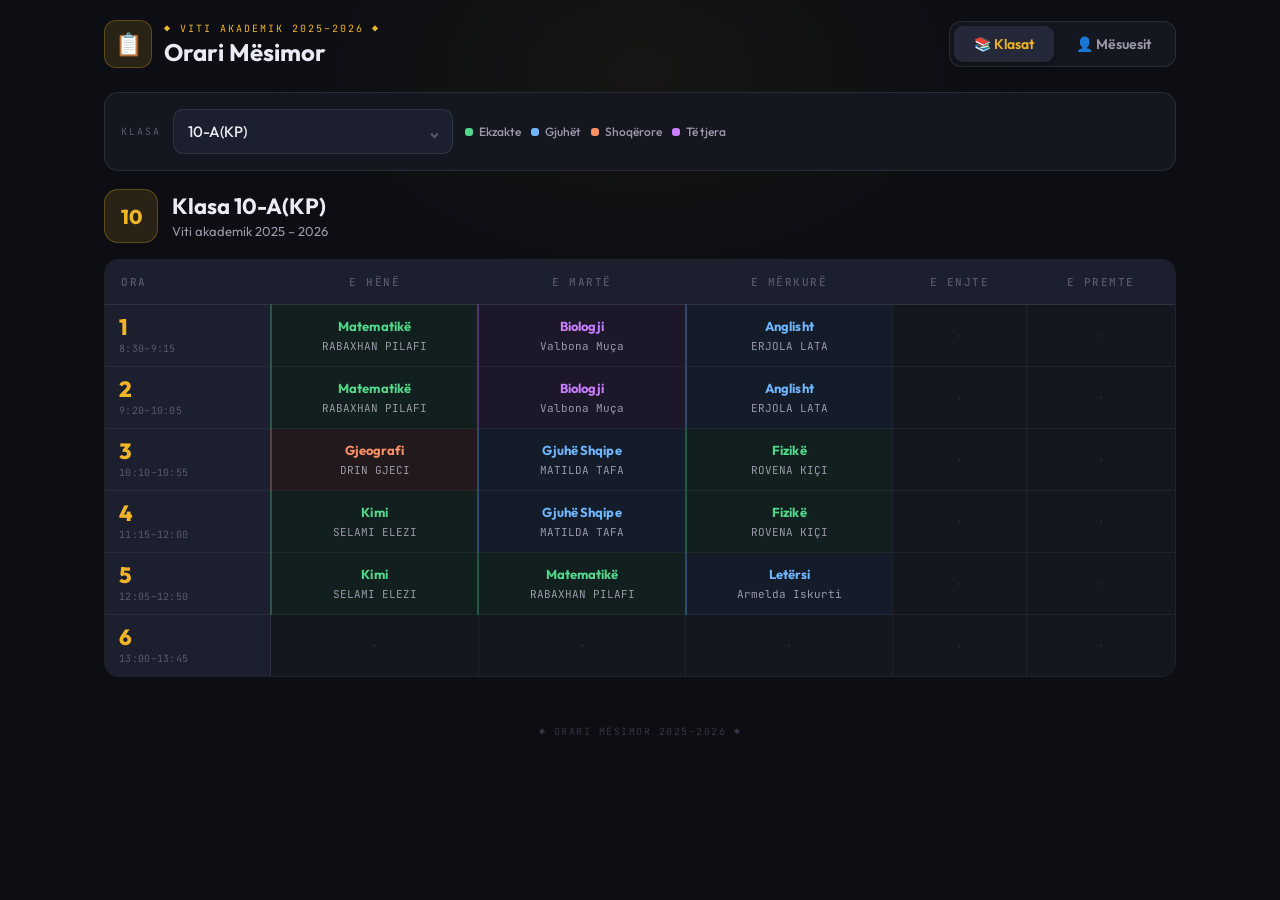
<file: orari_kp.html>
<!DOCTYPE html>
<html lang="sq">
<head>
<meta charset="UTF-8">
<meta name="viewport" content="width=device-width, initial-scale=1.0, maximum-scale=1.0">
<title>Orari Mësimor 2025–2026</title>
<link href="https://fonts.googleapis.com/css2?family=Outfit:wght@300;400;500;600;700;800&family=JetBrains+Mono:wght@400;500&display=swap" rel="stylesheet">
<style>
*,*::before,*::after{box-sizing:border-box;margin:0;padding:0}

:root{
  --bg: #0c0e14;
  --surface: #141720;
  --surface2: #1c1f2d;
  --surface3: #252838;
  --border: rgba(255,255,255,0.09);
  --border2: rgba(255,255,255,0.05);

  --gold: #f0b429;
  --gold-dim: rgba(240,180,41,0.13);
  --gold-glow: rgba(240,180,41,0.28);

  --teal: #38d9d0;
  --teal-dim: rgba(56,217,208,0.11);

  --text: #eceaf4;
  --text-dim: #9b98aa;
  --text-faint: #5a5870;

  --exact: #52d68a;
  --exact-bg: rgba(82,214,138,0.09);
  --exact-border: rgba(82,214,138,0.30);

  --lang: #70b5ff;
  --lang-bg: rgba(112,181,255,0.09);
  --lang-border: rgba(112,181,255,0.30);

  --social: #ff9066;
  --social-bg: rgba(255,144,102,0.09);
  --social-border: rgba(255,144,102,0.30);

  --other: #c97eff;
  --other-bg: rgba(201,126,255,0.09);
  --other-border: rgba(201,126,255,0.30);

  --r: 14px;
  --r-sm: 10px;
}

html{scroll-behavior:smooth}
body{
  font-family:'Outfit',sans-serif;
  background:var(--bg);
  color:var(--text);
  min-height:100vh;
  overflow-x:hidden;
  -webkit-font-smoothing:antialiased;
}

body::before{
  content:'';
  position:fixed;
  top:-20%;left:50%;
  transform:translateX(-50%);
  width:800px;height:500px;
  background:radial-gradient(ellipse,rgba(240,180,41,0.05) 0%,transparent 70%);
  pointer-events:none;z-index:0;
}

.page{
  position:relative;z-index:1;
  max-width:1100px;
  margin:0 auto;
  padding:20px 14px 80px;
}

/* ── Header ── */
.header{margin-bottom:24px;animation:fadeDown 0.5s ease both}
.header-top{
  display:flex;align-items:center;
  justify-content:space-between;
  gap:12px;flex-wrap:wrap;
}
.header-brand{display:flex;align-items:center;gap:12px}
.brand-icon{
  width:48px;height:48px;
  background:var(--gold-dim);
  border:1px solid var(--gold-glow);
  border-radius:12px;
  display:flex;align-items:center;justify-content:center;
  font-size:22px;flex-shrink:0;
}
.brand-year{
  font-size:10px;
  font-family:'JetBrains Mono',monospace;
  color:var(--gold);
  letter-spacing:2px;
  text-transform:uppercase;
  margin-bottom:4px;
}
.brand-title{
  font-size:clamp(17px,4vw,24px);
  font-weight:700;
  color:var(--text);
  line-height:1.1;
}

/* Mode toggle */
.mode-switch{
  display:flex;
  background:var(--surface);
  border:1px solid var(--border);
  border-radius:12px;
  padding:4px;gap:2px;
}
.mode-btn{
  padding:9px 20px;
  border-radius:9px;
  border:none;
  font-family:'Outfit',sans-serif;
  font-size:14px;
  font-weight:600;
  cursor:pointer;
  transition:all 0.2s;
  background:transparent;
  color:var(--text-dim);
  white-space:nowrap;
}
.mode-btn.active{
  background:var(--surface3);
  color:var(--gold);
  box-shadow:0 2px 8px rgba(0,0,0,0.3);
}
.mode-btn.tmode.active{color:var(--teal)}

/* ── Selector card ── */
.selector-card{
  background:var(--surface);
  border:1px solid var(--border);
  border-radius:var(--r);
  padding:16px;
  margin-bottom:18px;
  animation:fadeUp 0.45s 0.05s ease both;
  display:flex;flex-wrap:wrap;
  align-items:center;gap:12px;
}
.selector-label{
  font-size:10px;
  font-family:'JetBrains Mono',monospace;
  color:var(--text-faint);
  letter-spacing:2px;
  text-transform:uppercase;
  white-space:nowrap;
}

.sel-wrap{position:relative;flex:1;min-width:130px;max-width:280px}
.sel-wrap select{
  width:100%;appearance:none;
  background:var(--surface2);
  border:1px solid var(--border);
  border-radius:var(--r-sm);
  color:var(--text);
  font-family:'Outfit',sans-serif;
  font-size:15px;
  font-weight:500;
  padding:12px 38px 12px 14px;
  cursor:pointer;outline:none;
  transition:border-color 0.2s,box-shadow 0.2s;
}
.sel-wrap select:focus{border-color:var(--gold-glow);box-shadow:0 0 0 3px rgba(240,180,41,0.09)}
.sel-wrap.tsel select:focus{border-color:rgba(56,217,208,0.3);box-shadow:0 0 0 3px rgba(56,217,208,0.07)}
.sel-wrap::after{content:'⌄';position:absolute;right:12px;top:50%;transform:translateY(-52%);color:var(--text-faint);font-size:17px;pointer-events:none;font-weight:700}
.sel-wrap select option{background:#1c1f2d}

.search-wrap{position:relative;flex:1;min-width:130px;max-width:240px}
.search-wrap input{
  width:100%;background:var(--surface2);
  border:1px solid var(--border);
  border-radius:var(--r-sm);
  padding:12px 14px 12px 40px;
  color:var(--text);
  font-family:'Outfit',sans-serif;
  font-size:15px;font-weight:500;
  outline:none;transition:border-color 0.2s;
}
.search-wrap input:focus{border-color:rgba(56,217,208,0.3);box-shadow:0 0 0 3px rgba(56,217,208,0.07)}
.search-wrap input::placeholder{color:var(--text-faint)}
.teacher-autocomplete{position:relative;flex:1;min-width:200px;max-width:320px;}
.teacher-autocomplete .search-wrap{max-width:100%;width:100%;}
.teacher-dropdown{position:absolute;top:calc(100% + 6px);left:0;right:0;background:var(--surface2);border:1px solid rgba(56,217,208,0.35);border-radius:var(--r-sm);list-style:none;max-height:260px;overflow-y:auto;z-index:999;box-shadow:0 8px 32px rgba(0,0,0,0.4);display:none;scrollbar-width:thin;scrollbar-color:var(--teal) transparent;}
.teacher-dropdown.open{display:block;}
.teacher-dropdown li{padding:10px 14px;cursor:pointer;font-size:14px;font-weight:500;color:var(--text);border-bottom:1px solid var(--border2);transition:background 0.12s;}
.teacher-dropdown li:last-child{border-bottom:none;}
.teacher-dropdown li:hover,.teacher-dropdown li.active{background:var(--teal-dim);color:var(--teal);}
.teacher-dropdown li mark{background:transparent;color:var(--gold);font-weight:700;}
.search-icon{position:absolute;left:13px;top:50%;transform:translateY(-50%);color:var(--text-faint);font-size:16px;pointer-events:none}

/* Legend */
.legend{display:flex;gap:10px;flex-wrap:wrap;align-items:center}
.leg-item{display:flex;align-items:center;gap:6px;font-size:12px;font-weight:500;color:var(--text-dim)}
.leg-dot{width:8px;height:8px;border-radius:3px;flex-shrink:0}

/* ── Views ── */
.view{display:none}
.view.active{display:block}

/* ── Schedule header ── */
.sch-header{
  display:flex;align-items:center;
  justify-content:space-between;
  margin-bottom:16px;flex-wrap:wrap;gap:10px;
  animation:fadeUp 0.4s 0.1s ease both;
}
.sch-identity{display:flex;align-items:center;gap:14px}
.sch-badge{
  width:54px;height:54px;
  border-radius:14px;
  display:flex;align-items:center;justify-content:center;
  font-size:20px;font-weight:800;flex-shrink:0;
}
.sch-badge.gold{background:var(--gold-dim);border:1px solid var(--gold-glow);color:var(--gold)}
.sch-badge.teal{background:var(--teal-dim);border:1px solid rgba(56,217,208,0.22);color:var(--teal)}
.sch-name{font-size:22px;font-weight:700;color:var(--text);line-height:1.2}
.sch-sub{font-size:13px;color:var(--text-dim);margin-top:3px;font-weight:400}

/* Stats */
.stats-bar{display:flex;gap:8px;flex-wrap:wrap;margin-top:14px}
.stat-pill{
  background:var(--surface);
  border:1px solid var(--border);
  border-radius:10px;
  padding:10px 16px;
  display:flex;align-items:center;gap:10px;
}
.stat-val{font-size:26px;font-weight:800;color:var(--teal);line-height:1}
.stat-lbl{font-size:12px;color:var(--text-faint);font-weight:500;letter-spacing:0.3px}

/* ── Desktop table ── */
.tbl-wrap{
  overflow-x:auto;
  border-radius:var(--r);
  border:1px solid var(--border);
  -webkit-overflow-scrolling:touch;
  animation:fadeUp 0.4s 0.15s ease both;
}
.tbl-wrap.anim{animation:tableIn 0.3s ease both}
table{width:100%;border-collapse:collapse;min-width:560px}
thead th{
  background:var(--surface2);
  color:var(--text-faint);
  font-size:11px;
  font-family:'JetBrains Mono',monospace;
  letter-spacing:1.5px;
  text-transform:uppercase;
  padding:15px 10px;
  text-align:center;
  border-bottom:1px solid var(--border);
  font-weight:500;
}
thead th:first-child{text-align:left;padding-left:16px;min-width:88px}
tbody tr:hover td:not(.brk-td){background:rgba(255,255,255,0.014)}
td{
  padding:0;
  border-bottom:1px solid var(--border2);
  border-right:1px solid var(--border2);
  background:var(--surface);
  vertical-align:middle;
  text-align:center;
  transition:background 0.12s;
}
td:last-child{border-right:none}
tbody tr:last-child td{border-bottom:none}

.ora-td{
  text-align:left;padding:11px 14px;
  min-width:86px;
  background:var(--surface2)!important;
  border-right:1px solid var(--border)!important;
}
.ora-nr{
  font-size:22px;font-weight:800;color:var(--gold);line-height:1;
}
.ora-time{
  font-size:10px;
  font-family:'JetBrains Mono',monospace;
  color:var(--text-faint);
  margin-top:4px;letter-spacing:0.3px;
}

.cell-inner{
  padding:11px 8px;
  display:flex;flex-direction:column;align-items:center;gap:4px;
  min-height:56px;justify-content:center;
}
.cell-subj{font-size:13px;font-weight:700;line-height:1.3;letter-spacing:0.1px}
.cell-info{font-size:11px;font-weight:400;color:var(--text-dim);line-height:1.3;font-family:'JetBrains Mono',monospace}
.cell-empty{color:var(--text-faint);font-size:20px;opacity:.2}

/* Category */
.cat-exact{background:var(--exact-bg)!important;border-left:2px solid var(--exact-border)!important}
.cat-exact .cell-subj,.cat-exact .slot-subj{color:var(--exact)}
.cat-lang{background:var(--lang-bg)!important;border-left:2px solid var(--lang-border)!important}
.cat-lang .cell-subj,.cat-lang .slot-subj{color:var(--lang)}
.cat-social{background:var(--social-bg)!important;border-left:2px solid var(--social-border)!important}
.cat-social .cell-subj,.cat-social .slot-subj{color:var(--social)}
.cat-other{background:var(--other-bg)!important;border-left:2px solid var(--other-border)!important}
.cat-other .cell-subj,.cat-other .slot-subj{color:var(--other)}



/* ── MOBILE CARDS ── */
.mobile-days{display:none}

@media(max-width:640px){
  .tbl-wrap{display:none}
  .mobile-days{display:block;animation:fadeUp 0.4s 0.12s ease both}

  .day-nav{
    display:flex;gap:7px;
    overflow-x:auto;padding:0 0 12px;
    scrollbar-width:none;-webkit-overflow-scrolling:touch;
    margin-bottom:6px;
  }
  .day-nav::-webkit-scrollbar{display:none}
  .day-nav-btn{
    flex-shrink:0;padding:10px 20px;
    border-radius:24px;
    border:1px solid var(--border);
    background:var(--surface);
    color:var(--text-dim);
    font-family:'Outfit',sans-serif;
    font-size:14px;font-weight:600;
    cursor:pointer;transition:all 0.2s;white-space:nowrap;
  }
  .day-nav-btn.active{
    background:var(--gold-dim);
    border-color:var(--gold-glow);
    color:var(--gold);
  }

  .day-panel{display:none}
  .day-panel.active{display:block}

  .slot-row{
    display:flex;align-items:stretch;
    border-bottom:1px solid var(--border2);
    min-height:60px;transition:background 0.12s;
  }
  .slot-row:last-child{border-bottom:none}
  .slot-time{
    width:72px;flex-shrink:0;
    display:flex;flex-direction:column;
    justify-content:center;align-items:center;
    padding:8px 6px;
    background:var(--surface2);
    border-right:1px solid var(--border);
  }
  .slot-nr{
    font-size:22px;font-weight:800;color:var(--gold);line-height:1;
  }
  .slot-t{
    font-size:10px;
    font-family:'JetBrains Mono',monospace;
    color:var(--text-faint);
    margin-top:4px;letter-spacing:0.2px;
    text-align:center;line-height:1.3;
  }
  .slot-cell{
    flex:1;display:flex;flex-direction:column;
    justify-content:center;padding:14px 18px;gap:5px;
    background:var(--surface);
  }
  .slot-cell.empty{opacity:0.3}
  .slot-subj{font-size:17px;font-weight:700;line-height:1.2}
  .slot-info{
    font-size:13px;font-weight:400;color:var(--text-dim);
    font-family:'JetBrains Mono',monospace;letter-spacing:0.2px;
  }

  .day-section-card{
    background:var(--surface);
    border:1px solid var(--border);
    border-radius:var(--r);
    overflow:hidden;margin-bottom:12px;
  }

  /* Mobile adjustments */
  .page{padding:10px 10px 60px}

  /* Header kompakt */
  .header{margin-bottom:10px}
  .header-top{gap:8px;flex-wrap:nowrap;align-items:center}
  .brand-icon{width:34px;height:34px;font-size:16px;border-radius:9px}
  .brand-year{font-size:8px;letter-spacing:1px;margin-bottom:2px}
  .brand-title{font-size:15px}
  .mode-switch{padding:3px;gap:2px}
  .mode-btn{padding:7px 11px;font-size:12px;border-radius:7px}

  /* Selector kompakt */
  .selector-card{padding:9px 10px;gap:8px;margin-bottom:10px;flex-wrap:wrap}
  .selector-label{display:none}
  .sel-wrap{max-width:100%;min-width:0;flex:1 1 120px}
  .sel-wrap select{font-size:14px;padding:9px 32px 9px 11px}
  .search-wrap{max-width:100%;flex:1 1 120px}
  .search-wrap input{font-size:14px;padding:9px 11px 9px 34px}
  .legend{gap:7px}
  .leg-item{font-size:11px}
  .leg-dot{width:7px;height:7px}

  /* Schedule header kompakt */
  .sch-header{margin-bottom:10px}
  .sch-badge{width:38px;height:38px;font-size:15px;border-radius:10px}
  .sch-name{font-size:16px}
  .sch-sub{font-size:11px;margin-top:1px}

  .slot-cell.cat-exact{background:var(--exact-bg);border-left:3px solid var(--exact-border)}
  .slot-cell.cat-lang{background:var(--lang-bg);border-left:3px solid var(--lang-border)}
  .slot-cell.cat-social{background:var(--social-bg);border-left:3px solid var(--social-border)}
  .slot-cell.cat-other{background:var(--other-bg);border-left:3px solid var(--other-border)}
}

@media(min-width:641px){.mobile-days{display:none!important}}

footer{
  text-align:center;margin-top:48px;
  color:var(--text-faint);font-size:10px;
  font-family:'JetBrains Mono',monospace;
  letter-spacing:1.5px;opacity:0.5;
}

@keyframes fadeDown{from{opacity:0;transform:translateY(-14px)}to{opacity:1;transform:translateY(0)}}
@keyframes fadeUp{from{opacity:0;transform:translateY(12px)}to{opacity:1;transform:translateY(0)}}
@keyframes tableIn{from{opacity:0;transform:translateY(6px)}to{opacity:1;transform:translateY(0)}}
</style>
</head>
<body>
<div class="page">

  <div class="header">
    <div class="header-top">
      <div class="header-brand">
        <div class="brand-icon">📋</div>
        <div class="brand-text">
          <div class="brand-year">◆ Viti Akademik 2025–2026 ◆</div>
          <div class="brand-title">Orari Mësimor</div>
        </div>
      </div>
      <div class="mode-switch">
        <button class="mode-btn active" id="btnClass" onclick="switchMode('class')">📚 Klasat</button>
        <button class="mode-btn tmode" id="btnTeacher" onclick="switchMode('teacher')">👤 Mësuesit</button>
      </div>
    </div>
  </div>

  <!-- CLASS VIEW -->
  <div class="view active" id="viewClass">
    <div class="selector-card">
      <span class="selector-label">Klasa</span>
      <div class="sel-wrap">
        <select id="classSelect" onchange="selectClass(this.value)"><optgroup label="Klasa 10">
            <option value="10-A(KP)">10-A(KP)</option>
            <option value="10-B(KP)">10-B(KP)</option>
            <option value="10-C(KP)">10-C(KP)</option>
          </optgroup>
          <optgroup label="Klasa 11">
            <option value="11-A(KP)">11-A(KP)</option>
            <option value="11-B(KP)">11-B(KP)</option>
            <option value="11-C(KP)">11-C(KP)</option>
          </optgroup>
          <optgroup label="Klasa 12">
            <option value="12-A(KP)">12-A(KP)</option>
            <option value="12-B(KP)">12-B(KP)</option>
            <option value="12-C(KP)">12-C(KP)</option>
          </optgroup>
          <optgroup label="Klasa 13">
            <option value="13-A(KP)">13-A(KP)</option>
            <option value="13-B(KP)">13-B(KP)</option>
          </optgroup></select>
      </div>
      <div class="legend">
        <div class="leg-item"><div class="leg-dot" style="background:var(--exact)"></div>Ekzakte</div>
        <div class="leg-item"><div class="leg-dot" style="background:var(--lang)"></div>Gjuhët</div>
        <div class="leg-item"><div class="leg-dot" style="background:var(--social)"></div>Shoqërore</div>
        <div class="leg-item"><div class="leg-dot" style="background:var(--other)"></div>Të tjera</div>
      </div>
    </div>

    <div class="sch-header">
      <div class="sch-identity">
        <div class="sch-badge gold" id="classNumber">10</div>
        <div>
          <div class="sch-name" id="className">Klasa 10-A(KP)</div>
          <div class="sch-sub">Viti akademik 2025 – 2026</div>
        </div>
      </div>
    </div>

    <div class="tbl-wrap" id="classTableWrap">
      <table>
        <thead><tr>
          <th>Ora</th><th>E Hënë</th><th>E Martë</th><th>E Mërkurë</th><th>E Enjte</th><th>E Premte</th>
        </tr></thead>
        <tbody id="classBody"></tbody>
      </table>
    </div>
    <div class="mobile-days" id="classMobile"></div>
  </div>

  <!-- TEACHER VIEW -->
  <div class="view" id="viewTeacher">
    <div class="selector-card">
      <span class="selector-label">Mësuesi/ja</span>
      <div class="teacher-autocomplete" id="teacherAutocomplete">
        <div class="search-wrap">
          <span class="search-icon">🔍</span>
          <input type="text" id="teacherSearch" placeholder="Kërko mësuesin..." autocomplete="off"
            oninput="filterTeacherSelect(this.value)"
            onfocus="filterTeacherSelect(this.value)"
            onkeydown="teacherSearchKey(event)">
        </div>
        <ul class="teacher-dropdown" id="teacherDropdown"></ul>
      </div>
      <div class="legend">
        <div class="leg-item"><div class="leg-dot" style="background:var(--exact)"></div>Ekzakte</div>
        <div class="leg-item"><div class="leg-dot" style="background:var(--lang)"></div>Gjuhët</div>
        <div class="leg-item"><div class="leg-dot" style="background:var(--social)"></div>Shoqërore</div>
        <div class="leg-item"><div class="leg-dot" style="background:var(--other)"></div>Të tjera</div>
      </div>
    </div>

    <div id="teacherScheduleWrap" style="display:none">
      <div class="sch-header">
        <div class="sch-identity">
          <div class="sch-badge teal" id="teacherInitial">AB</div>
          <div>
            <div class="sch-name" id="teacherName">—</div>
            <div class="sch-sub" id="teacherSubjects">—</div>
          </div>
        </div>
      </div>
      <div class="tbl-wrap" id="teacherTableWrap">
        <table>
          <thead><tr>
            <th>Ora</th><th>E Hënë</th><th>E Martë</th><th>E Mërkurë</th><th>E Enjte</th><th>E Premte</th>
          </tr></thead>
          <tbody id="teacherBody"></tbody>
        </table>
      </div>
      <div class="mobile-days" id="teacherMobile"></div>
      <div class="stats-bar" id="statsBar"></div>
    </div>
  </div>

  <footer>◆ ORARI MËSIMOR 2025–2026 ◆</footer>
</div>
<script>
const CLASS_DATA = {"10-A(KP)":{"1":{"1":{"s":"Matematikë","t":"RABAXHAN PILAFI","c":"exact"},"2":{"s":"Matematikë","t":"RABAXHAN PILAFI","c":"exact"},"3":{"s":"Gjeografi","t":"DRIN GJECI","c":"social"},"4":{"s":"Kimi","t":"SELAMI ELEZI","c":"exact"},"5":{"s":"Kimi","t":"SELAMI ELEZI","c":"exact"},"6":null},"2":{"1":{"s":"Biologji","t":"Valbona Muça","c":"other"},"2":{"s":"Biologji","t":"Valbona Muça","c":"other"},"3":{"s":"Gjuhë Shqipe","t":"MATILDA TAFA","c":"lang"},"4":{"s":"Gjuhë Shqipe","t":"MATILDA TAFA","c":"lang"},"5":{"s":"Matematikë","t":"RABAXHAN PILAFI","c":"exact"},"6":null},"3":{"1":{"s":"Anglisht","t":"ERJOLA LATA","c":"lang"},"2":{"s":"Anglisht","t":"ERJOLA LATA","c":"lang"},"3":{"s":"Fizikë","t":"ROVENA KIÇI","c":"exact"},"4":{"s":"Fizikë","t":"ROVENA KIÇI","c":"exact"},"5":{"s":"Letërsi","t":"Armelda Iskurti","c":"lang"},"6":null},"4":{"1":null,"2":null,"3":null,"4":null,"5":null,"6":null},"5":{"1":null,"2":null,"3":null,"4":null,"5":null,"6":null}},"10-B(KP)":{"1":{"1":{"s":"Kimi","t":"SELAMI ELEZI","c":"exact"},"2":{"s":"Kimi","t":"SELAMI ELEZI","c":"exact"},"3":{"s":"Matematikë","t":"RABAXHAN PILAFI","c":"exact"},"4":{"s":"Matematikë","t":"RABAXHAN PILAFI","c":"exact"},"5":{"s":"Gjeografi","t":"DRIN GJECI","c":"social"},"6":null},"2":{"1":{"s":"Gjuhë Shqipe","t":"MATILDA TAFA","c":"lang"},"2":{"s":"Gjuhë Shqipe","t":"MATILDA TAFA","c":"lang"},"3":{"s":"Matematikë","t":"RABAXHAN PILAFI","c":"exact"},"4":{"s":"Biologji","t":"SELAMI ELEZI","c":"other"},"5":{"s":"Biologji","t":"SELAMI ELEZI","c":"other"},"6":null},"3":{"1":{"s":"Fizikë","t":"ROVENA KIÇI","c":"exact"},"2":{"s":"Fizikë","t":"ROVENA KIÇI","c":"exact"},"3":{"s":"Letërsi","t":"S.Ç","c":"lang"},"4":{"s":"Anglisht","t":"ERJOLA LATA","c":"lang"},"5":{"s":"Anglisht","t":"ERJOLA LATA","c":"lang"},"6":null},"4":{"1":null,"2":null,"3":null,"4":null,"5":null,"6":null},"5":{"1":null,"2":null,"3":null,"4":null,"5":null,"6":null}},"10-C(KP)":{"1":{"1":{"s":"Gjeografi","t":"DRIN GJECI","c":"social"},"2":{"s":"Gjuhë Shqipe","t":"Belina Nezha","c":"lang"},"3":{"s":"Gjuhë Shqipe","t":"Belina Nezha","c":"lang"},"4":{"s":"Fizikë","t":"Sadin Tola","c":"exact"},"5":{"s":"Fizikë","t":"Sadin Tola","c":"exact"},"6":null},"2":{"1":{"s":"Kimi","t":"SELAMI ELEZI","c":"exact"},"2":{"s":"Kimi","t":"SELAMI ELEZI","c":"exact"},"3":{"s":"Letërsi","t":"Belina Nezha","c":"lang"},"4":{"s":"Matematikë","t":"ROALDA DOMAZETI","c":"exact"},"5":{"s":"Matematikë","t":"ROALDA DOMAZETI","c":"exact"},"6":null},"3":{"1":{"s":"Biologji","t":"SELAMI ELEZI","c":"other"},"2":{"s":"Biologji","t":"SELAMI ELEZI","c":"other"},"3":{"s":"Anglisht","t":"Fatbardha Myftari","c":"lang"},"4":{"s":"Anglisht","t":"Fatbardha Myftari","c":"lang"},"5":{"s":"Matematikë","t":"ROALDA DOMAZETI","c":"exact"},"6":null},"4":{"1":null,"2":null,"3":null,"4":null,"5":null,"6":null},"5":{"1":null,"2":null,"3":null,"4":null,"5":null,"6":null}},"11-A(KP)":{"1":{"1":{"s":"Gjeografi","t":"MARJANA ZEBI","c":"social"},"2":{"s":"Ed. Qytetare","t":"MARJANA ZEBI","c":"other"},"3":{"s":"Fizikë","t":"ROALDA DOMAZETI","c":"exact"},"4":{"s":"Letërsi","t":"TENEDA TOÇI","c":"lang"},"5":{"s":"Histori","t":"DALLANDYSHE ZHUKA","c":"social"},"6":null},"2":{"1":{"s":"Biologji","t":"Natasha Xhembulla","c":"other"},"2":{"s":"Kimi","t":"Lorenca Karasani","c":"exact"},"3":{"s":"TIK","t":"Denis Lamullari","c":"exact"},"4":{"s":"Matematikë","t":"Denis Lamullari","c":"exact"},"5":{"s":"Matematikë","t":"Denis Lamullari","c":"exact"},"6":null},"3":{"1":{"s":"Gjuhë Shqipe","t":"ELIDA RUÇI","c":"lang"},"2":{"s":"Gjuhë Shqipe","t":"ELIDA RUÇI","c":"lang"},"3":{"s":"Anglisht","t":"NERTILA HYSA","c":"lang"},"4":{"s":"Anglisht","t":"NERTILA HYSA","c":"lang"},"5":{"s":"Matematikë","t":"Denis Lamullari","c":"exact"},"6":null},"4":{"1":null,"2":null,"3":null,"4":null,"5":null,"6":null},"5":{"1":null,"2":null,"3":null,"4":null,"5":null,"6":null}},"11-B(KP)":{"1":{"1":{"s":"Fizikë","t":"ROALDA DOMAZETI","c":"exact"},"2":{"s":"TIK","t":"ERJOLA ÇELA","c":"exact"},"3":{"s":"Matematikë","t":"ERJOLA ÇELA","c":"exact"},"4":{"s":"Matematikë","t":"ERJOLA ÇELA","c":"exact"},"5":{"s":"Letërsi","t":"Belina Nezha","c":"lang"},"6":null},"2":{"1":{"s":"Gjeografi","t":"MARJANA ZEBI","c":"social"},"2":{"s":"Ed. Qytetare","t":"MARJANA ZEBI","c":"other"},"3":{"s":"Kimi","t":"SELAMI ELEZI","c":"exact"},"4":{"s":"Biologji","t":"Natasha Xhembulla","c":"other"},"5":{"s":"Histori","t":"MARJANA ZEBI","c":"social"},"6":null},"3":{"1":{"s":"Anglisht","t":"NERTILA HYSA","c":"lang"},"2":{"s":"Anglisht","t":"NERTILA HYSA","c":"lang"},"3":{"s":"Gjuhë Shqipe","t":"ELIDA RUÇI","c":"lang"},"4":{"s":"Gjuhë Shqipe","t":"ELIDA RUÇI","c":"lang"},"5":{"s":"Matematikë","t":"ERJOLA ÇELA","c":"exact"},"6":null},"4":{"1":null,"2":null,"3":null,"4":null,"5":null,"6":null},"5":{"1":null,"2":null,"3":null,"4":null,"5":null,"6":null}},"11-C(KP)":{"1":{"1":{"s":"Gjuhë Shqipe","t":"ELIDA RUÇI","c":"lang"},"2":{"s":"Gjuhë Shqipe","t":"ELIDA RUÇI","c":"lang"},"3":{"s":"Kimi","t":"SELAMI ELEZI","c":"exact"},"4":{"s":"Histori","t":"MARJANA ZEBI","c":"social"},"5":{"s":"Matematikë","t":"ERJOLA ÇELA","c":"exact"},"6":null},"2":{"1":{"s":"Anglisht","t":"NERTILA HYSA","c":"lang"},"2":{"s":"Anglisht","t":"NERTILA HYSA","c":"lang"},"3":{"s":"Gjeografi","t":"MARJANA ZEBI","c":"social"},"4":{"s":"Ed. Qytetare","t":"MARJANA ZEBI","c":"other"},"5":{"s":"Biologji","t":"Natasha Xhembulla","c":"other"},"6":null},"3":{"1":{"s":"TIK","t":"ERJOLA ÇELA","c":"exact"},"2":{"s":"Matematikë","t":"ERJOLA ÇELA","c":"exact"},"3":{"s":"Matematikë","t":"ERJOLA ÇELA","c":"exact"},"4":{"s":"Fizikë","t":"ROALDA DOMAZETI","c":"exact"},"5":{"s":"Letërsi","t":"Belina Nezha","c":"lang"},"6":null},"4":{"1":null,"2":null,"3":null,"4":null,"5":null,"6":null},"5":{"1":null,"2":null,"3":null,"4":null,"5":null,"6":null}},"12-A(KP)":{"1":{"1":{"s":"Gjuhë Shqipe","t":"TENEDA TOÇI","c":"lang"},"2":{"s":"Histori","t":"DALLANDYSHE ZHUKA","c":"social"},"3":{"s":"Gjeografi","t":"MARJANA ZEBI","c":"social"},"4":{"s":"Anglisht","t":"Albina Shahu","c":"lang"},"5":{"s":"Anglisht","t":"Albina Shahu","c":"lang"},"6":null},"2":{"1":{"s":"Ed. Qytetare","t":"PREMTIM SHEHI","c":"other"},"2":{"s":"Biologji","t":"Natasha Xhembulla","c":"other"},"3":{"s":"Matematikë","t":"RIFAN ZHUZHI","c":"exact"},"4":{"s":"TIK","t":"BEXHET HYSA","c":"exact"},"5":{"s":"Fizikë","t":"Sadin Tola","c":"exact"},"6":null},"3":{"1":{"s":"Letërsi","t":"Jurida Zebi","c":"lang"},"2":{"s":"Letërsi","t":"Jurida Zebi","c":"lang"},"3":{"s":"Kimi","t":"SELAMI ELEZI","c":"exact"},"4":{"s":"Matematikë","t":"RIFAN ZHUZHI","c":"exact"},"5":{"s":"Matematikë","t":"RIFAN ZHUZHI","c":"exact"},"6":null},"4":{"1":null,"2":null,"3":null,"4":null,"5":null,"6":null},"5":{"1":null,"2":null,"3":null,"4":null,"5":null,"6":null}},"12-B(KP)":{"1":{"1":{"s":"Letërsi","t":"Jurida Zebi","c":"lang"},"2":{"s":"Letërsi","t":"Jurida Zebi","c":"lang"},"3":{"s":"Gjuhë Shqipe","t":"TENEDA TOÇI","c":"lang"},"4":{"s":"Histori","t":"DALLANDYSHE ZHUKA","c":"social"},"5":{"s":"Gjeografi","t":"MARJANA ZEBI","c":"social"},"6":null},"2":{"1":{"s":"Matematikë","t":"RIFAN ZHUZHI","c":"exact"},"2":{"s":"Matematikë","t":"RIFAN ZHUZHI","c":"exact"},"3":{"s":"Ed. Qytetare","t":"PREMTIM SHEHI","c":"other"},"4":{"s":"Fizikë","t":"Sadin Tola","c":"exact"},"5":{"s":"TIK","t":"BEXHET HYSA","c":"exact"},"6":null},"3":{"1":{"s":"Anglisht","t":"Albina Shahu","c":"lang"},"2":{"s":"Anglisht","t":"Albina Shahu","c":"lang"},"3":{"s":"Matematikë","t":"RIFAN ZHUZHI","c":"exact"},"4":{"s":"Biologji","t":"S.Ç","c":"other"},"5":{"s":"Kimi","t":"SELAMI ELEZI","c":"exact"},"6":null},"4":{"1":null,"2":null,"3":null,"4":null,"5":null,"6":null},"5":{"1":null,"2":null,"3":null,"4":null,"5":null,"6":null}},"12-C(KP)":{"1":{"1":{"s":"Histori","t":"DALLANDYSHE ZHUKA","c":"social"},"2":{"s":"Anglisht","t":"Albina Shahu","c":"lang"},"3":{"s":"Anglisht","t":"Albina Shahu","c":"lang"},"4":{"s":"Fizikë","t":"ROALDA DOMAZETI","c":"exact"},"5":{"s":"Gjuhë Shqipe","t":"TENEDA TOÇI","c":"lang"},"6":null},"2":{"1":{"s":"TIK","t":"ROALDA DOMAZETI","c":"exact"},"2":{"s":"Kimi","t":"Pr.S","c":"exact"},"3":{"s":"Matematikë","t":"ROALDA DOMAZETI","c":"exact"},"4":{"s":"Ed. Qytetare","t":"PREMTIM SHEHI","c":"other"},"5":{"s":"Gjeografi","t":"PREMTIM SHEHI","c":"social"},"6":null},"3":{"1":{"s":"Matematikë","t":"ROALDA DOMAZETI","c":"exact"},"2":{"s":"Matematikë","t":"ROALDA DOMAZETI","c":"exact"},"3":{"s":"Letërsi","t":"Jurida Zebi","c":"lang"},"4":{"s":"Letërsi","t":"Jurida Zebi","c":"lang"},"5":{"s":"Biologji","t":"Pr.S","c":"other"},"6":null},"4":{"1":null,"2":null,"3":null,"4":null,"5":null,"6":null},"5":{"1":null,"2":null,"3":null,"4":null,"5":null,"6":null}},"13-A(KP)":{"1":{"1":{"s":"Letërsi","t":"RESMIJE BRAHIMI","c":"lang"},"2":{"s":"Letërsi","t":"RESMIJE BRAHIMI","c":"lang"},"3":{"s":"Gjuhë Shqipe","t":"Jurida Zebi","c":"lang"},"4":{"s":"Filozofi","t":"ELVIRA TITINI","c":"social"},"5":{"s":"Filozofi","t":"ELVIRA TITINI","c":"social"},"6":null},"2":{"1":{"s":"Anglisht","t":"Armelda Iskurti","c":"lang"},"2":{"s":"Anglisht","t":"Armelda Iskurti","c":"lang"},"3":{"s":"Matematikë","t":"ALI NESIMI","c":"exact"},"4":{"s":"Matematikë","t":"ALI NESIMI","c":"exact"},"5":{"s":"Gjeografi","t":"Maringlena Selami","c":"social"},"6":null},"3":{"1":{"s":"TIK","t":"ALI NESIMI","c":"exact"},"2":{"s":"Matematikë","t":"ALI NESIMI","c":"exact"},"3":{"s":"Anglisht","t":"Armelda Iskurti","c":"lang"},"4":{"s":"Histori","t":"ESMERALDA LUSHA","c":"social"},"5":{"s":"Histori","t":"ESMERALDA LUSHA","c":"social"},"6":null},"4":{"1":null,"2":null,"3":null,"4":null,"5":null,"6":null},"5":{"1":null,"2":null,"3":null,"4":null,"5":null,"6":null}},"13-B(KP)":{"1":{"1":{"s":"Filozofi","t":"ELVIRA TITINI","c":"social"},"2":{"s":"Filozofi","t":"ELVIRA TITINI","c":"social"},"3":{"s":"Letërsi","t":"RESMIJE BRAHIMI","c":"lang"},"4":{"s":"Letërsi","t":"RESMIJE BRAHIMI","c":"lang"},"5":{"s":"Gjuhë Shqipe","t":"Jurida Zebi","c":"lang"},"6":null},"2":{"1":{"s":"Matematikë","t":"ALI NESIMI","c":"exact"},"2":{"s":"Matematikë","t":"ALI NESIMI","c":"exact"},"3":{"s":"Gjeografi","t":"Maringlena Selami","c":"social"},"4":{"s":"Anglisht","t":"Armelda Iskurti","c":"lang"},"5":{"s":"Anglisht","t":"Armelda Iskurti","c":"lang"},"6":null},"3":{"1":{"s":"Histori","t":"ESMERALDA LUSHA","c":"social"},"2":{"s":"Histori","t":"ESMERALDA LUSHA","c":"social"},"3":{"s":"Matematikë","t":"ALI NESIMI","c":"exact"},"4":{"s":"Anglisht","t":"Armelda Iskurti","c":"lang"},"5":{"s":"TIK","t":"ALI NESIMI","c":"exact"},"6":null},"4":{"1":null,"2":null,"3":null,"4":null,"5":null,"6":null},"5":{"1":null,"2":null,"3":null,"4":null,"5":null,"6":null}}};
const TEACHER_DATA = {"ALI NESIMI":{"1":{"1":null,"2":null,"3":null,"4":null,"5":null,"6":null},"2":{"1":{"s":"Matematikë","cl":"13-B(KP)","c":"exact"},"2":{"s":"Matematikë","cl":"13-B(KP)","c":"exact"},"3":{"s":"Matematikë","cl":"13-A(KP)","c":"exact"},"4":{"s":"Matematikë","cl":"13-A(KP)","c":"exact"},"5":null,"6":null},"3":{"1":{"s":"TIK","cl":"13-A(KP)","c":"exact"},"2":{"s":"Matematikë","cl":"13-A(KP)","c":"exact"},"3":{"s":"Matematikë","cl":"13-B(KP)","c":"exact"},"4":null,"5":{"s":"TIK","cl":"13-B(KP)","c":"exact"},"6":null},"4":{"1":null,"2":null,"3":null,"4":null,"5":null,"6":null},"5":{"1":null,"2":null,"3":null,"4":null,"5":null,"6":null}},"Albina Shahu":{"1":{"1":null,"2":{"s":"Anglisht","cl":"12-C(KP)","c":"lang"},"3":{"s":"Anglisht","cl":"12-C(KP)","c":"lang"},"4":{"s":"Anglisht","cl":"12-A(KP)","c":"lang"},"5":{"s":"Anglisht","cl":"12-A(KP)","c":"lang"},"6":null},"2":{"1":null,"2":null,"3":null,"4":null,"5":null,"6":null},"3":{"1":{"s":"Anglisht","cl":"12-B(KP)","c":"lang"},"2":{"s":"Anglisht","cl":"12-B(KP)","c":"lang"},"3":null,"4":null,"5":null,"6":null},"4":{"1":null,"2":null,"3":null,"4":null,"5":null,"6":null},"5":{"1":null,"2":null,"3":null,"4":null,"5":null,"6":null}},"Armelda Iskurti":{"1":{"1":null,"2":null,"3":null,"4":null,"5":null,"6":null},"2":{"1":{"s":"Anglisht","cl":"13-A(KP)","c":"lang"},"2":{"s":"Anglisht","cl":"13-A(KP)","c":"lang"},"3":null,"4":{"s":"Anglisht","cl":"13-B(KP)","c":"lang"},"5":{"s":"Anglisht","cl":"13-B(KP)","c":"lang"},"6":null},"3":{"1":null,"2":null,"3":{"s":"Anglisht","cl":"13-A(KP)","c":"lang"},"4":{"s":"Anglisht","cl":"13-B(KP)","c":"lang"},"5":{"s":"Letërsi","cl":"10-A(KP)","c":"lang"},"6":null},"4":{"1":null,"2":null,"3":null,"4":null,"5":null,"6":null},"5":{"1":null,"2":null,"3":null,"4":null,"5":null,"6":null}},"BEXHET HYSA":{"1":{"1":null,"2":null,"3":null,"4":null,"5":null,"6":null},"2":{"1":null,"2":null,"3":null,"4":{"s":"TIK","cl":"12-A(KP)","c":"exact"},"5":{"s":"TIK","cl":"12-B(KP)","c":"exact"},"6":null},"3":{"1":null,"2":null,"3":null,"4":null,"5":null,"6":null},"4":{"1":null,"2":null,"3":null,"4":null,"5":null,"6":null},"5":{"1":null,"2":null,"3":null,"4":null,"5":null,"6":null}},"Belina Nezha":{"1":{"1":null,"2":{"s":"Gjuhë Shqipe","cl":"10-C(KP)","c":"lang"},"3":{"s":"Gjuhë Shqipe","cl":"10-C(KP)","c":"lang"},"4":null,"5":{"s":"Letërsi","cl":"11-B(KP)","c":"lang"},"6":null},"2":{"1":null,"2":null,"3":{"s":"Letërsi","cl":"10-C(KP)","c":"lang"},"4":null,"5":null,"6":null},"3":{"1":null,"2":null,"3":null,"4":null,"5":{"s":"Letërsi","cl":"11-C(KP)","c":"lang"},"6":null},"4":{"1":null,"2":null,"3":null,"4":null,"5":null,"6":null},"5":{"1":null,"2":null,"3":null,"4":null,"5":null,"6":null}},"Besjan Muça":{"1":{"1":null,"2":null,"3":null,"4":null,"5":null,"6":null},"2":{"1":null,"2":null,"3":null,"4":null,"5":null,"6":null},"3":{"1":null,"2":null,"3":null,"4":null,"5":null,"6":null},"4":{"1":null,"2":null,"3":null,"4":null,"5":null,"6":null},"5":{"1":null,"2":null,"3":null,"4":null,"5":null,"6":null}},"DALLANDYSHE ZHUKA":{"1":{"1":{"s":"Histori","cl":"12-C(KP)","c":"social"},"2":{"s":"Histori","cl":"12-A(KP)","c":"social"},"3":null,"4":{"s":"Histori","cl":"12-B(KP)","c":"social"},"5":{"s":"Histori","cl":"11-A(KP)","c":"social"},"6":null},"2":{"1":null,"2":null,"3":null,"4":null,"5":null,"6":null},"3":{"1":null,"2":null,"3":null,"4":null,"5":null,"6":null},"4":{"1":null,"2":null,"3":null,"4":null,"5":null,"6":null},"5":{"1":null,"2":null,"3":null,"4":null,"5":null,"6":null}},"DRIN GJECI":{"1":{"1":{"s":"Gjeografi","cl":"10-C(KP)","c":"social"},"2":null,"3":{"s":"Gjeografi","cl":"10-A(KP)","c":"social"},"4":null,"5":{"s":"Gjeografi","cl":"10-B(KP)","c":"social"},"6":null},"2":{"1":null,"2":null,"3":null,"4":null,"5":null,"6":null},"3":{"1":null,"2":null,"3":null,"4":null,"5":null,"6":null},"4":{"1":null,"2":null,"3":null,"4":null,"5":null,"6":null},"5":{"1":null,"2":null,"3":null,"4":null,"5":null,"6":null}},"Denis Lamullari":{"1":{"1":null,"2":null,"3":null,"4":null,"5":null,"6":null},"2":{"1":null,"2":null,"3":{"s":"TIK","cl":"11-A(KP)","c":"exact"},"4":{"s":"Matematikë","cl":"11-A(KP)","c":"exact"},"5":{"s":"Matematikë","cl":"11-A(KP)","c":"exact"},"6":null},"3":{"1":null,"2":null,"3":null,"4":null,"5":{"s":"Matematikë","cl":"11-A(KP)","c":"exact"},"6":null},"4":{"1":null,"2":null,"3":null,"4":null,"5":null,"6":null},"5":{"1":null,"2":null,"3":null,"4":null,"5":null,"6":null}},"Donalda Vraniçi":{"1":{"1":null,"2":null,"3":null,"4":null,"5":null,"6":null},"2":{"1":null,"2":null,"3":null,"4":null,"5":null,"6":null},"3":{"1":null,"2":null,"3":null,"4":null,"5":null,"6":null},"4":{"1":null,"2":null,"3":null,"4":null,"5":null,"6":null},"5":{"1":null,"2":null,"3":null,"4":null,"5":null,"6":null}},"ELIDA RUÇI":{"1":{"1":{"s":"Gjuhë Shqipe","cl":"11-C(KP)","c":"lang"},"2":{"s":"Gjuhë Shqipe","cl":"11-C(KP)","c":"lang"},"3":null,"4":null,"5":null,"6":null},"2":{"1":null,"2":null,"3":null,"4":null,"5":null,"6":null},"3":{"1":{"s":"Gjuhë Shqipe","cl":"11-A(KP)","c":"lang"},"2":{"s":"Gjuhë Shqipe","cl":"11-A(KP)","c":"lang"},"3":{"s":"Gjuhë Shqipe","cl":"11-B(KP)","c":"lang"},"4":{"s":"Gjuhë Shqipe","cl":"11-B(KP)","c":"lang"},"5":null,"6":null},"4":{"1":null,"2":null,"3":null,"4":null,"5":null,"6":null},"5":{"1":null,"2":null,"3":null,"4":null,"5":null,"6":null}},"ELIND KAMBERI":{"1":{"1":null,"2":null,"3":null,"4":null,"5":null,"6":null},"2":{"1":null,"2":null,"3":null,"4":null,"5":null,"6":null},"3":{"1":null,"2":null,"3":null,"4":null,"5":null,"6":null},"4":{"1":null,"2":null,"3":null,"4":null,"5":null,"6":null},"5":{"1":null,"2":null,"3":null,"4":null,"5":null,"6":null}},"ELVIRA TITINI":{"1":{"1":{"s":"Filozofi","cl":"13-B(KP)","c":"social"},"2":{"s":"Filozofi","cl":"13-B(KP)","c":"social"},"3":null,"4":{"s":"Filozofi","cl":"13-A(KP)","c":"social"},"5":{"s":"Filozofi","cl":"13-A(KP)","c":"social"},"6":null},"2":{"1":null,"2":null,"3":null,"4":null,"5":null,"6":null},"3":{"1":null,"2":null,"3":null,"4":null,"5":null,"6":null},"4":{"1":null,"2":null,"3":null,"4":null,"5":null,"6":null},"5":{"1":null,"2":null,"3":null,"4":null,"5":null,"6":null}},"ERJOLA LATA":{"1":{"1":null,"2":null,"3":null,"4":null,"5":null,"6":null},"2":{"1":null,"2":null,"3":null,"4":null,"5":null,"6":null},"3":{"1":{"s":"Anglisht","cl":"10-A(KP)","c":"lang"},"2":{"s":"Anglisht","cl":"10-A(KP)","c":"lang"},"3":null,"4":{"s":"Anglisht","cl":"10-B(KP)","c":"lang"},"5":{"s":"Anglisht","cl":"10-B(KP)","c":"lang"},"6":null},"4":{"1":null,"2":null,"3":null,"4":null,"5":null,"6":null},"5":{"1":null,"2":null,"3":null,"4":null,"5":null,"6":null}},"ERJOLA ÇELA":{"1":{"1":null,"2":{"s":"TIK","cl":"11-B(KP)","c":"exact"},"3":{"s":"Matematikë","cl":"11-B(KP)","c":"exact"},"4":{"s":"Matematikë","cl":"11-B(KP)","c":"exact"},"5":{"s":"Matematikë","cl":"11-C(KP)","c":"exact"},"6":null},"2":{"1":null,"2":null,"3":null,"4":null,"5":null,"6":null},"3":{"1":{"s":"TIK","cl":"11-C(KP)","c":"exact"},"2":{"s":"Matematikë","cl":"11-C(KP)","c":"exact"},"3":{"s":"Matematikë","cl":"11-C(KP)","c":"exact"},"4":null,"5":{"s":"Matematikë","cl":"11-B(KP)","c":"exact"},"6":null},"4":{"1":null,"2":null,"3":null,"4":null,"5":null,"6":null},"5":{"1":null,"2":null,"3":null,"4":null,"5":null,"6":null}},"ESMERALDA LUSHA":{"1":{"1":null,"2":null,"3":null,"4":null,"5":null,"6":null},"2":{"1":null,"2":null,"3":null,"4":null,"5":null,"6":null},"3":{"1":{"s":"Histori","cl":"13-B(KP)","c":"social"},"2":{"s":"Histori","cl":"13-B(KP)","c":"social"},"3":null,"4":{"s":"Histori","cl":"13-A(KP)","c":"social"},"5":{"s":"Histori","cl":"13-A(KP)","c":"social"},"6":null},"4":{"1":null,"2":null,"3":null,"4":null,"5":null,"6":null},"5":{"1":null,"2":null,"3":null,"4":null,"5":null,"6":null}},"FATBARDHA MYFTARI":{"1":{"1":null,"2":null,"3":null,"4":null,"5":null,"6":null},"2":{"1":null,"2":null,"3":null,"4":null,"5":null,"6":null},"3":{"1":null,"2":null,"3":null,"4":null,"5":null,"6":null},"4":{"1":null,"2":null,"3":null,"4":null,"5":null,"6":null},"5":{"1":null,"2":null,"3":null,"4":null,"5":null,"6":null}},"Fatbardha Myftari":{"1":{"1":null,"2":null,"3":null,"4":null,"5":null,"6":null},"2":{"1":null,"2":null,"3":null,"4":null,"5":null,"6":null},"3":{"1":null,"2":null,"3":{"s":"Anglisht","cl":"10-C(KP)","c":"lang"},"4":{"s":"Anglisht","cl":"10-C(KP)","c":"lang"},"5":null,"6":null},"4":{"1":null,"2":null,"3":null,"4":null,"5":null,"6":null},"5":{"1":null,"2":null,"3":null,"4":null,"5":null,"6":null}},"ILDA GROSHA":{"1":{"1":null,"2":null,"3":null,"4":null,"5":null,"6":null},"2":{"1":null,"2":null,"3":null,"4":null,"5":null,"6":null},"3":{"1":null,"2":null,"3":null,"4":null,"5":null,"6":null},"4":{"1":null,"2":null,"3":null,"4":null,"5":null,"6":null},"5":{"1":null,"2":null,"3":null,"4":null,"5":null,"6":null}},"Juljan Alia":{"1":{"1":null,"2":null,"3":null,"4":null,"5":null,"6":null},"2":{"1":null,"2":null,"3":null,"4":null,"5":null,"6":null},"3":{"1":null,"2":null,"3":null,"4":null,"5":null,"6":null},"4":{"1":null,"2":null,"3":null,"4":null,"5":null,"6":null},"5":{"1":null,"2":null,"3":null,"4":null,"5":null,"6":null}},"Jurida Zebi":{"1":{"1":{"s":"Letërsi","cl":"12-B(KP)","c":"lang"},"2":{"s":"Letërsi","cl":"12-B(KP)","c":"lang"},"3":{"s":"Gjuhë Shqipe","cl":"13-A(KP)","c":"lang"},"4":null,"5":{"s":"Gjuhë Shqipe","cl":"13-B(KP)","c":"lang"},"6":null},"2":{"1":null,"2":null,"3":null,"4":null,"5":null,"6":null},"3":{"1":{"s":"Letërsi","cl":"12-A(KP)","c":"lang"},"2":{"s":"Letërsi","cl":"12-A(KP)","c":"lang"},"3":{"s":"Letërsi","cl":"12-C(KP)","c":"lang"},"4":{"s":"Letërsi","cl":"12-C(KP)","c":"lang"},"5":null,"6":null},"4":{"1":null,"2":null,"3":null,"4":null,"5":null,"6":null},"5":{"1":null,"2":null,"3":null,"4":null,"5":null,"6":null}},"KIMI BOSH":{"1":{"1":null,"2":null,"3":null,"4":null,"5":null,"6":null},"2":{"1":null,"2":null,"3":null,"4":null,"5":null,"6":null},"3":{"1":null,"2":null,"3":null,"4":null,"5":null,"6":null},"4":{"1":null,"2":null,"3":null,"4":null,"5":null,"6":null},"5":{"1":null,"2":null,"3":null,"4":null,"5":null,"6":null}},"Liljana Sadikaj":{"1":{"1":null,"2":null,"3":null,"4":null,"5":null,"6":null},"2":{"1":null,"2":null,"3":null,"4":null,"5":null,"6":null},"3":{"1":null,"2":null,"3":null,"4":null,"5":null,"6":null},"4":{"1":null,"2":null,"3":null,"4":null,"5":null,"6":null},"5":{"1":null,"2":null,"3":null,"4":null,"5":null,"6":null}},"Lorenca Karasani":{"1":{"1":null,"2":null,"3":null,"4":null,"5":null,"6":null},"2":{"1":null,"2":{"s":"Kimi","cl":"11-A(KP)","c":"exact"},"3":null,"4":null,"5":null,"6":null},"3":{"1":null,"2":null,"3":null,"4":null,"5":null,"6":null},"4":{"1":null,"2":null,"3":null,"4":null,"5":null,"6":null},"5":{"1":null,"2":null,"3":null,"4":null,"5":null,"6":null}},"MARJANA ZEBI":{"1":{"1":{"s":"Gjeografi","cl":"11-A(KP)","c":"social"},"2":{"s":"Ed. Qytetare","cl":"11-A(KP)","c":"other"},"3":{"s":"Gjeografi","cl":"12-A(KP)","c":"social"},"4":{"s":"Histori","cl":"11-C(KP)","c":"social"},"5":{"s":"Gjeografi","cl":"12-B(KP)","c":"social"},"6":null},"2":{"1":{"s":"Gjeografi","cl":"11-B(KP)","c":"social"},"2":{"s":"Ed. Qytetare","cl":"11-B(KP)","c":"other"},"3":{"s":"Gjeografi","cl":"11-C(KP)","c":"social"},"4":{"s":"Ed. Qytetare","cl":"11-C(KP)","c":"other"},"5":{"s":"Histori","cl":"11-B(KP)","c":"social"},"6":null},"3":{"1":null,"2":null,"3":null,"4":null,"5":null,"6":null},"4":{"1":null,"2":null,"3":null,"4":null,"5":null,"6":null},"5":{"1":null,"2":null,"3":null,"4":null,"5":null,"6":null}},"MATILDA TAFA":{"1":{"1":null,"2":null,"3":null,"4":null,"5":null,"6":null},"2":{"1":{"s":"Gjuhë Shqipe","cl":"10-B(KP)","c":"lang"},"2":{"s":"Gjuhë Shqipe","cl":"10-B(KP)","c":"lang"},"3":{"s":"Gjuhë Shqipe","cl":"10-A(KP)","c":"lang"},"4":{"s":"Gjuhë Shqipe","cl":"10-A(KP)","c":"lang"},"5":null,"6":null},"3":{"1":null,"2":null,"3":null,"4":null,"5":null,"6":null},"4":{"1":null,"2":null,"3":null,"4":null,"5":null,"6":null},"5":{"1":null,"2":null,"3":null,"4":null,"5":null,"6":null}},"Maringlena Selami":{"1":{"1":null,"2":null,"3":null,"4":null,"5":null,"6":null},"2":{"1":null,"2":null,"3":{"s":"Gjeografi","cl":"13-B(KP)","c":"social"},"4":null,"5":{"s":"Gjeografi","cl":"13-A(KP)","c":"social"},"6":null},"3":{"1":null,"2":null,"3":null,"4":null,"5":null,"6":null},"4":{"1":null,"2":null,"3":null,"4":null,"5":null,"6":null},"5":{"1":null,"2":null,"3":null,"4":null,"5":null,"6":null}},"Mirjan Raza":{"1":{"1":null,"2":null,"3":null,"4":null,"5":null,"6":null},"2":{"1":null,"2":null,"3":null,"4":null,"5":null,"6":null},"3":{"1":null,"2":null,"3":null,"4":null,"5":null,"6":null},"4":{"1":null,"2":null,"3":null,"4":null,"5":null,"6":null},"5":{"1":null,"2":null,"3":null,"4":null,"5":null,"6":null}},"NERTILA HYSA":{"1":{"1":null,"2":null,"3":null,"4":null,"5":null,"6":null},"2":{"1":{"s":"Anglisht","cl":"11-C(KP)","c":"lang"},"2":{"s":"Anglisht","cl":"11-C(KP)","c":"lang"},"3":null,"4":null,"5":null,"6":null},"3":{"1":{"s":"Anglisht","cl":"11-B(KP)","c":"lang"},"2":{"s":"Anglisht","cl":"11-B(KP)","c":"lang"},"3":{"s":"Anglisht","cl":"11-A(KP)","c":"lang"},"4":{"s":"Anglisht","cl":"11-A(KP)","c":"lang"},"5":null,"6":null},"4":{"1":null,"2":null,"3":null,"4":null,"5":null,"6":null},"5":{"1":null,"2":null,"3":null,"4":null,"5":null,"6":null}},"Natasha Xhembulla":{"1":{"1":null,"2":null,"3":null,"4":null,"5":null,"6":null},"2":{"1":{"s":"Biologji","cl":"11-A(KP)","c":"other"},"2":{"s":"Biologji","cl":"12-A(KP)","c":"other"},"3":null,"4":{"s":"Biologji","cl":"11-B(KP)","c":"other"},"5":{"s":"Biologji","cl":"11-C(KP)","c":"other"},"6":null},"3":{"1":null,"2":null,"3":null,"4":null,"5":null,"6":null},"4":{"1":null,"2":null,"3":null,"4":null,"5":null,"6":null},"5":{"1":null,"2":null,"3":null,"4":null,"5":null,"6":null}},"PREMTIM SHEHI":{"1":{"1":null,"2":null,"3":null,"4":null,"5":null,"6":null},"2":{"1":{"s":"Ed. Qytetare","cl":"12-A(KP)","c":"other"},"2":null,"3":{"s":"Ed. Qytetare","cl":"12-B(KP)","c":"other"},"4":{"s":"Ed. Qytetare","cl":"12-C(KP)","c":"other"},"5":{"s":"Gjeografi","cl":"12-C(KP)","c":"social"},"6":null},"3":{"1":null,"2":null,"3":null,"4":null,"5":null,"6":null},"4":{"1":null,"2":null,"3":null,"4":null,"5":null,"6":null},"5":{"1":null,"2":null,"3":null,"4":null,"5":null,"6":null}},"Pr.S":{"1":{"1":null,"2":null,"3":null,"4":null,"5":null,"6":null},"2":{"1":null,"2":{"s":"Kimi","cl":"12-C(KP)","c":"exact"},"3":null,"4":null,"5":null,"6":null},"3":{"1":null,"2":null,"3":null,"4":null,"5":{"s":"Biologji","cl":"12-C(KP)","c":"other"},"6":null},"4":{"1":null,"2":null,"3":null,"4":null,"5":null,"6":null},"5":{"1":null,"2":null,"3":null,"4":null,"5":null,"6":null}},"RABAXHAN PILAFI":{"1":{"1":{"s":"Matematikë","cl":"10-A(KP)","c":"exact"},"2":{"s":"Matematikë","cl":"10-A(KP)","c":"exact"},"3":{"s":"Matematikë","cl":"10-B(KP)","c":"exact"},"4":{"s":"Matematikë","cl":"10-B(KP)","c":"exact"},"5":null,"6":null},"2":{"1":null,"2":null,"3":{"s":"Matematikë","cl":"10-B(KP)","c":"exact"},"4":null,"5":{"s":"Matematikë","cl":"10-A(KP)","c":"exact"},"6":null},"3":{"1":null,"2":null,"3":null,"4":null,"5":null,"6":null},"4":{"1":null,"2":null,"3":null,"4":null,"5":null,"6":null},"5":{"1":null,"2":null,"3":null,"4":null,"5":null,"6":null}},"RESMIJE BRAHIMI":{"1":{"1":{"s":"Letërsi","cl":"13-A(KP)","c":"lang"},"2":{"s":"Letërsi","cl":"13-A(KP)","c":"lang"},"3":{"s":"Letërsi","cl":"13-B(KP)","c":"lang"},"4":{"s":"Letërsi","cl":"13-B(KP)","c":"lang"},"5":null,"6":null},"2":{"1":null,"2":null,"3":null,"4":null,"5":null,"6":null},"3":{"1":null,"2":null,"3":null,"4":null,"5":null,"6":null},"4":{"1":null,"2":null,"3":null,"4":null,"5":null,"6":null},"5":{"1":null,"2":null,"3":null,"4":null,"5":null,"6":null}},"RIFAN ZHUZHI":{"1":{"1":null,"2":null,"3":null,"4":null,"5":null,"6":null},"2":{"1":{"s":"Matematikë","cl":"12-B(KP)","c":"exact"},"2":{"s":"Matematikë","cl":"12-B(KP)","c":"exact"},"3":{"s":"Matematikë","cl":"12-A(KP)","c":"exact"},"4":null,"5":null,"6":null},"3":{"1":null,"2":null,"3":{"s":"Matematikë","cl":"12-B(KP)","c":"exact"},"4":{"s":"Matematikë","cl":"12-A(KP)","c":"exact"},"5":{"s":"Matematikë","cl":"12-A(KP)","c":"exact"},"6":null},"4":{"1":null,"2":null,"3":null,"4":null,"5":null,"6":null},"5":{"1":null,"2":null,"3":null,"4":null,"5":null,"6":null}},"ROALDA DOMAZETI":{"1":{"1":{"s":"Fizikë","cl":"11-B(KP)","c":"exact"},"2":null,"3":{"s":"Fizikë","cl":"11-A(KP)","c":"exact"},"4":{"s":"Fizikë","cl":"12-C(KP)","c":"exact"},"5":null,"6":null},"2":{"1":{"s":"TIK","cl":"12-C(KP)","c":"exact"},"2":null,"3":{"s":"Matematikë","cl":"12-C(KP)","c":"exact"},"4":{"s":"Matematikë","cl":"10-C(KP)","c":"exact"},"5":{"s":"Matematikë","cl":"10-C(KP)","c":"exact"},"6":null},"3":{"1":{"s":"Matematikë","cl":"12-C(KP)","c":"exact"},"2":{"s":"Matematikë","cl":"12-C(KP)","c":"exact"},"3":null,"4":{"s":"Fizikë","cl":"11-C(KP)","c":"exact"},"5":{"s":"Matematikë","cl":"10-C(KP)","c":"exact"},"6":null},"4":{"1":null,"2":null,"3":null,"4":null,"5":null,"6":null},"5":{"1":null,"2":null,"3":null,"4":null,"5":null,"6":null}},"ROVENA KIÇI":{"1":{"1":null,"2":null,"3":null,"4":null,"5":null,"6":null},"2":{"1":null,"2":null,"3":null,"4":null,"5":null,"6":null},"3":{"1":{"s":"Fizikë","cl":"10-B(KP)","c":"exact"},"2":{"s":"Fizikë","cl":"10-B(KP)","c":"exact"},"3":{"s":"Fizikë","cl":"10-A(KP)","c":"exact"},"4":{"s":"Fizikë","cl":"10-A(KP)","c":"exact"},"5":null,"6":null},"4":{"1":null,"2":null,"3":null,"4":null,"5":null,"6":null},"5":{"1":null,"2":null,"3":null,"4":null,"5":null,"6":null}},"S.Ç":{"1":{"1":null,"2":null,"3":null,"4":null,"5":null,"6":null},"2":{"1":null,"2":null,"3":null,"4":null,"5":null,"6":null},"3":{"1":null,"2":null,"3":{"s":"Letërsi","cl":"10-B(KP)","c":"lang"},"4":{"s":"Biologji","cl":"12-B(KP)","c":"other"},"5":null,"6":null},"4":{"1":null,"2":null,"3":null,"4":null,"5":null,"6":null},"5":{"1":null,"2":null,"3":null,"4":null,"5":null,"6":null}},"SELAMI ELEZI":{"1":{"1":{"s":"Kimi","cl":"10-B(KP)","c":"exact"},"2":{"s":"Kimi","cl":"10-B(KP)","c":"exact"},"3":{"s":"Kimi","cl":"11-C(KP)","c":"exact"},"4":{"s":"Kimi","cl":"10-A(KP)","c":"exact"},"5":{"s":"Kimi","cl":"10-A(KP)","c":"exact"},"6":null},"2":{"1":{"s":"Kimi","cl":"10-C(KP)","c":"exact"},"2":{"s":"Kimi","cl":"10-C(KP)","c":"exact"},"3":{"s":"Kimi","cl":"11-B(KP)","c":"exact"},"4":{"s":"Biologji","cl":"10-B(KP)","c":"other"},"5":{"s":"Biologji","cl":"10-B(KP)","c":"other"},"6":null},"3":{"1":{"s":"Biologji","cl":"10-C(KP)","c":"other"},"2":{"s":"Biologji","cl":"10-C(KP)","c":"other"},"3":{"s":"Kimi","cl":"12-A(KP)","c":"exact"},"4":null,"5":{"s":"Kimi","cl":"12-B(KP)","c":"exact"},"6":null},"4":{"1":null,"2":null,"3":null,"4":null,"5":null,"6":null},"5":{"1":null,"2":null,"3":null,"4":null,"5":null,"6":null}},"Sadin Tola":{"1":{"1":null,"2":null,"3":null,"4":{"s":"Fizikë","cl":"10-C(KP)","c":"exact"},"5":{"s":"Fizikë","cl":"10-C(KP)","c":"exact"},"6":null},"2":{"1":null,"2":null,"3":null,"4":{"s":"Fizikë","cl":"12-B(KP)","c":"exact"},"5":{"s":"Fizikë","cl":"12-A(KP)","c":"exact"},"6":null},"3":{"1":null,"2":null,"3":null,"4":null,"5":null,"6":null},"4":{"1":null,"2":null,"3":null,"4":null,"5":null,"6":null},"5":{"1":null,"2":null,"3":null,"4":null,"5":null,"6":null}},"Sameda Memed":{"1":{"1":null,"2":null,"3":null,"4":null,"5":null,"6":null},"2":{"1":null,"2":null,"3":null,"4":null,"5":null,"6":null},"3":{"1":null,"2":null,"3":null,"4":null,"5":null,"6":null},"4":{"1":null,"2":null,"3":null,"4":null,"5":null,"6":null},"5":{"1":null,"2":null,"3":null,"4":null,"5":null,"6":null}},"TENEDA TOÇI":{"1":{"1":{"s":"Gjuhë Shqipe","cl":"12-A(KP)","c":"lang"},"2":null,"3":{"s":"Gjuhë Shqipe","cl":"12-B(KP)","c":"lang"},"4":{"s":"Letërsi","cl":"11-A(KP)","c":"lang"},"5":{"s":"Gjuhë Shqipe","cl":"12-C(KP)","c":"lang"},"6":null},"2":{"1":null,"2":null,"3":null,"4":null,"5":null,"6":null},"3":{"1":null,"2":null,"3":null,"4":null,"5":null,"6":null},"4":{"1":null,"2":null,"3":null,"4":null,"5":null,"6":null},"5":{"1":null,"2":null,"3":null,"4":null,"5":null,"6":null}},"Valbona Muça":{"1":{"1":null,"2":null,"3":null,"4":null,"5":null,"6":null},"2":{"1":{"s":"Biologji","cl":"10-A(KP)","c":"other"},"2":{"s":"Biologji","cl":"10-A(KP)","c":"other"},"3":null,"4":null,"5":null,"6":null},"3":{"1":null,"2":null,"3":null,"4":null,"5":null,"6":null},"4":{"1":null,"2":null,"3":null,"4":null,"5":null,"6":null},"5":{"1":null,"2":null,"3":null,"4":null,"5":null,"6":null}},"Ylber Daci":{"1":{"1":null,"2":null,"3":null,"4":null,"5":null,"6":null},"2":{"1":null,"2":null,"3":null,"4":null,"5":null,"6":null},"3":{"1":null,"2":null,"3":null,"4":null,"5":null,"6":null},"4":{"1":null,"2":null,"3":null,"4":null,"5":null,"6":null},"5":{"1":null,"2":null,"3":null,"4":null,"5":null,"6":null}},"ZAMIRA ELEZI":{"1":{"1":null,"2":null,"3":null,"4":null,"5":null,"6":null},"2":{"1":null,"2":null,"3":null,"4":null,"5":null,"6":null},"3":{"1":null,"2":null,"3":null,"4":null,"5":null,"6":null},"4":{"1":null,"2":null,"3":null,"4":null,"5":null,"6":null},"5":{"1":null,"2":null,"3":null,"4":null,"5":null,"6":null}}};
const TEACHER_LIST = ["ALI NESIMI","Albina Shahu","Armelda Iskurti","BEXHET HYSA","Belina Nezha","Besjan Muça","DALLANDYSHE ZHUKA","DRIN GJECI","Denis Lamullari","Donalda Vraniçi","ELIDA RUÇI","ELIND KAMBERI","ELVIRA TITINI","ERJOLA LATA","ERJOLA ÇELA","ESMERALDA LUSHA","FATBARDHA MYFTARI","Fatbardha Myftari","ILDA GROSHA","Juljan Alia","Jurida Zebi","KIMI BOSH","Liljana Sadikaj","Lorenca Karasani","MARJANA ZEBI","MATILDA TAFA","Maringlena Selami","Mirjan Raza","NERTILA HYSA","Natasha Xhembulla","PREMTIM SHEHI","Pr.S","RABAXHAN PILAFI","RESMIJE BRAHIMI","RIFAN ZHUZHI","ROALDA DOMAZETI","ROVENA KIÇI","S.Ç","SELAMI ELEZI","Sadin Tola","Sameda Memed","TENEDA TOÇI","Valbona Muça","Ylber Daci","ZAMIRA ELEZI"];
const PERIODS = [{"p":"1","start":"8:30","end":"9:15","brk":null},{"p":"2","start":"9:20","end":"10:05","brk":{"s":"9:15","e":"9:20","big":false}},{"p":"3","start":"10:10","end":"10:55","brk":{"s":"10:05","e":"10:10","big":false}},{"p":"4","start":"11:15","end":"12:00","brk":{"s":"10:55","e":"11:15","big":true}},{"p":"5","start":"12:05","end":"12:50","brk":{"s":"12:00","e":"12:05","big":false}},{"p":"6","start":"13:00","end":"13:45","brk":{"s":"12:50","e":"13:00","big":false}}];
const FIRST_CLASS = "10-A(KP)";
const DAYS = ['1','2','3','4','5'];
const DAY_NAMES = {1:'E Hënë',2:'E Martë',3:'E Mërkurë',4:'E Enjte',5:'E Premte'};
const DAY_SHORT = {1:'Hën',2:'Mar',3:'Mër',4:'Enj',5:'Pre'};

let currentMode = 'class';
let currentClass = '10-A';
let currentTeacher = null;
let activeDay = 1;

function switchMode(mode) {
  currentMode = mode;
  document.getElementById('viewClass').classList.toggle('active', mode==='class');
  document.getElementById('viewTeacher').classList.toggle('active', mode==='teacher');
  document.getElementById('btnClass').classList.toggle('active', mode==='class');
  document.getElementById('btnTeacher').classList.toggle('active', mode==='teacher');
}

function selectClass(cls) {
  if(!cls) return;
  currentClass = cls;
  document.getElementById('classSelect').value = cls;
  document.getElementById('classNumber').textContent = cls.split('-')[0];
  document.getElementById('className').textContent = 'Klasa ' + cls;
  renderTable('class', cls);
}

function buildTeacherSelect(list) { /* replaced by autocomplete */ }

let teacherDropdownIdx = -1;

function filterTeacherSelect(q) {
  const query = q.trim().toLowerCase();
  const filtered = query === '' ? TEACHER_LIST : TEACHER_LIST.filter(t => t.toLowerCase().includes(query));
  showTeacherDropdown(filtered, q.trim());
}

function showTeacherDropdown(list, query) {
  const dd = document.getElementById('teacherDropdown');
  teacherDropdownIdx = -1;
  if (!list.length) {
    dd.innerHTML = '<li style="color:var(--text-faint);cursor:default;">Nuk u gjet asnjë mësuese</li>';
    dd.classList.add('open');
    return;
  }
  dd.innerHTML = list.map(name => {
    const lo = name.toLowerCase(), q = query.toLowerCase();
    const highlighted = q ? name.replace(new RegExp('('+q.replace(/[.*+?^${}()|[\]\\]/g,'\\$&')+')','gi'), '<mark>$1</mark>') : name;
    return '<li onclick="pickTeacher(\'' + name.replace(/'/g,"\\'") + '\')">' + highlighted + '</li>';
  }).join('');
  dd.classList.add('open');
}

function pickTeacher(name) {
  document.getElementById('teacherSearch').value = name;
  document.getElementById('teacherDropdown').classList.remove('open');
  teacherDropdownIdx = -1;
  selectTeacher(name);
}

function teacherSearchKey(e) {
  const dd = document.getElementById('teacherDropdown');
  const items = dd.querySelectorAll('li');
  if (!dd.classList.contains('open') || !items.length) return;
  if (e.key === 'ArrowDown') {
    e.preventDefault();
    teacherDropdownIdx = Math.min(teacherDropdownIdx+1, items.length-1);
    items.forEach((el,i) => el.classList.toggle('active', i===teacherDropdownIdx));
    items[teacherDropdownIdx]?.scrollIntoView({block:'nearest'});
  } else if (e.key === 'ArrowUp') {
    e.preventDefault();
    teacherDropdownIdx = Math.max(teacherDropdownIdx-1, 0);
    items.forEach((el,i) => el.classList.toggle('active', i===teacherDropdownIdx));
    items[teacherDropdownIdx]?.scrollIntoView({block:'nearest'});
  } else if (e.key === 'Enter') {
    e.preventDefault();
    if (teacherDropdownIdx >= 0) items[teacherDropdownIdx]?.click();
    else if (items.length === 1) items[0]?.click();
  } else if (e.key === 'Escape') {
    dd.classList.remove('open');
  }
}

// Close dropdown when clicking outside
document.addEventListener('click', e => {
  if (!document.getElementById('teacherAutocomplete')?.contains(e.target)) {
    document.getElementById('teacherDropdown')?.classList.remove('open');
  }
}, true);

function selectTeacher(name) {
  if(!name) return;
  currentTeacher = name;
  const parts = name.trim().split(' ');
  document.getElementById('teacherInitial').textContent = parts[0][0]+(parts[1]?parts[1][0]:'');
  document.getElementById('teacherName').textContent = name;
  const data = TEACHER_DATA[name];
  const subjSet=new Set(); let totalH=0; const clSet=new Set();
  for(const d of DAYS) for(const {p} of PERIODS){
    const e=data[d][p]; if(e){subjSet.add(e.s);totalH++;clSet.add(e.cl);}
  }
  document.getElementById('teacherSubjects').textContent=[...subjSet].join(' · ');
  document.getElementById('teacherScheduleWrap').style.display='block';
  document.getElementById('statsBar').innerHTML=`
    <div class="stat-pill"><div class="stat-val">${totalH}</div><div class="stat-lbl">Orë / javë</div></div>
    <div class="stat-pill"><div class="stat-val">${clSet.size}</div><div class="stat-lbl">Klasa</div></div>
    <div class="stat-pill"><div class="stat-val">${subjSet.size}</div><div class="stat-lbl">Lëndë</div></div>
  `;
  renderTable('teacher', name);
  document.getElementById('teacherScheduleWrap').scrollIntoView({behavior:'smooth',block:'nearest'});
}

function setActiveDay(d) {
  activeDay = d;
  document.querySelectorAll('.day-nav-btn').forEach(btn => {
    btn.classList.toggle('active', parseInt(btn.dataset.day) === d);
  });
  document.querySelectorAll('.day-panel').forEach(panel => {
    panel.classList.toggle('active', parseInt(panel.dataset.day) === d);
  });
}

function renderTable(type, key) {
  const data = type==='class' ? CLASS_DATA[key] : TEACHER_DATA[key];
  const bodyId = type==='class' ? 'classBody' : 'teacherBody';
  const wrapId = type==='class' ? 'classTableWrap' : 'teacherTableWrap';
  const mobileId = type==='class' ? 'classMobile' : 'teacherMobile';

  const wrap = document.getElementById(wrapId);
  wrap.classList.remove('anim'); void wrap.offsetWidth; wrap.classList.add('anim');
  let html='';
  for(const {p,start,end,brk} of PERIODS){
    html+='<tr>';
    html+=`<td class="ora-td"><div class="ora-nr">${p}</div><div class="ora-time">${start}–${end}</div></td>`;
    for(const d of DAYS){
      const e=data[d][p];
      if(e){
        const info=type==='class'?e.t:e.cl;
        html+=`<td class="cat-${e.c}"><div class="cell-inner"><span class="cell-subj">${e.s}</span><span class="cell-info">${info}</span></div></td>`;
      } else {
        html+=`<td><div class="cell-inner"><span class="cell-empty">·</span></div></td>`;
      }
    }
    html+='</tr>';
  }
  document.getElementById(bodyId).innerHTML=html;

  const mob = document.getElementById(mobileId);
  let mhtml = `<div class="day-nav">`;
  for(const d of DAYS){
    mhtml += `<button class="day-nav-btn${parseInt(d)===activeDay?' active':''}" data-day="${d}" onclick="setActiveDay(${d})">${DAY_SHORT[d]}</button>`;
  }
  mhtml += `</div>`;
  for(const d of DAYS){
    mhtml += `<div class="day-panel day-section-card${parseInt(d)===activeDay?' active':''}" data-day="${d}">`;
    for(const {p,start,end,brk} of PERIODS){
      const e=data[d][p];
      mhtml+=`<div class="slot-row">`;
      mhtml+=`<div class="slot-time"><div class="slot-nr">${p}</div><div class="slot-t">${start}<br>${end}</div></div>`;
      if(e){
        const info=type==='class'?e.t:e.cl;
        mhtml+=`<div class="slot-cell cat-${e.c}"><div class="slot-subj">${e.s}</div><div class="slot-info">${info}</div></div>`;
      } else {
        mhtml+=`<div class="slot-cell empty"><div class="slot-subj" style="color:var(--text-faint);font-weight:300;font-size:14px">—</div></div>`;
      }
      mhtml+=`</div>`;
    }
    mhtml += `</div>`;
  }
  mob.innerHTML = mhtml;
}

// dropdown populated on demand
selectClass(FIRST_CLASS);
</script>
</body>
</html>
</file>
<file: css/style.css>
/* =============================================
   GJIMNAZI "SAID NAJDENI" — style.css
   Ndrysho ngjyrat, fontet dhe layout-in këtu
   ============================================= */

@import url('https://fonts.googleapis.com/css2?family=Playfair+Display:wght@400;700;900&family=DM+Sans:wght@300;400;500&display=swap');

*, *::before, *::after { margin: 0; padding: 0; box-sizing: border-box; }

/* ── VARIABLAT E NGJYRAVE ── */
:root {
  --ink:        #0d1b2a;
  --cream:      #f7f3ec;
  --gold:       #c9a84c;
  --gold-light: #f0d88a;
  --teal:       #1a6b5a;
  --teal-light: #e8f4f1;
  --mid:        #6b7280;
  --border:     rgba(13,27,42,0.1);
}

html { scroll-behavior: smooth; }

body {
  font-family: 'DM Sans', sans-serif;
  background: var(--cream);
  color: var(--ink);
  overflow-x: hidden;
}

/* ── NAVBAR ── */
nav {
  position: fixed; top: 0; left: 0; right: 0; z-index: 100;
  display: flex; align-items: center; justify-content: space-between;
  padding: 0 5%;
  height: 72px;
  background: rgba(247,243,236,0.92);
  backdrop-filter: blur(12px);
  border-bottom: 1px solid var(--border);
  transition: box-shadow 0.3s;
}
nav.scrolled { box-shadow: 0 4px 24px rgba(13,27,42,0.08); }

.nav-logo {
  display: flex; align-items: center; gap: 12px; text-decoration: none;
}
.nav-logo-mark {
  width: 40px; height: 40px; background: var(--ink);
  display: flex; align-items: center; justify-content: center;
  font-family: 'Playfair Display', serif;
  font-size: 20px; font-weight: 900; color: var(--gold);
}
.nav-logo-text { font-family: 'Playfair Display', serif; font-size: 15px; font-weight: 700; color: var(--ink); line-height: 1.2; }
.nav-logo-sub  { font-size: 11px; font-weight: 300; color: var(--mid); letter-spacing: 0.05em; }

.nav-links { display: flex; align-items: center; gap: 36px; list-style: none; }
.nav-links a {
  text-decoration: none; font-size: 14px; font-weight: 500; color: var(--ink);
  position: relative; padding-bottom: 2px;
  transition: color 0.2s;
}
.nav-links a::after {
  content: ''; position: absolute; bottom: 0; left: 0; right: 0; height: 1.5px;
  background: var(--gold); transform: scaleX(0); transform-origin: left;
  transition: transform 0.25s;
}
.nav-links a:hover { color: var(--teal); }
.nav-links a:hover::after { transform: scaleX(1); }

.nav-cta {
  background: var(--ink); color: var(--gold) !important;
  padding: 8px 20px !important; font-size: 13px !important;
}
.nav-cta::after { display: none !important; }
.nav-cta:hover { background: var(--teal) !important; color: #fff !important; }

.hamburger { display: none; flex-direction: column; gap: 5px; cursor: pointer; }
.hamburger span { display: block; width: 24px; height: 2px; background: var(--ink); transition: all 0.3s; }

/* ── HERO ── */
#hero {
  min-height: 100vh;
  display: grid; grid-template-columns: 1fr 1fr;
  padding-top: 72px;
  overflow: hidden;
}
.hero-left {
  display: flex; flex-direction: column; justify-content: center;
  padding: 6% 8% 6% 10%;
  position: relative;
}
.hero-eyebrow {
  font-size: 11px; font-weight: 500; letter-spacing: 0.18em;
  color: var(--teal); text-transform: uppercase; margin-bottom: 20px;
  display: flex; align-items: center; gap: 10px;
}
.hero-eyebrow::before { content: ''; display: block; width: 32px; height: 1.5px; background: var(--teal); }
.hero-title {
  font-family: 'Playfair Display', serif;
  font-size: clamp(42px, 5vw, 72px);
  font-weight: 900; line-height: 1.05;
  color: var(--ink); margin-bottom: 24px;
}
.hero-title em { color: var(--teal); font-style: normal; }
.hero-desc { font-size: 17px; font-weight: 300; color: var(--mid); line-height: 1.8; max-width: 440px; margin-bottom: 40px; }
.hero-btns { display: flex; gap: 14px; flex-wrap: wrap; }
.btn-primary {
  background: var(--ink); color: var(--cream); padding: 14px 32px;
  font-size: 14px; font-weight: 500; text-decoration: none;
  letter-spacing: 0.03em; transition: all 0.25s;
  border: 2px solid var(--ink);
}
.btn-primary:hover { background: var(--teal); border-color: var(--teal); }
.btn-outline {
  background: transparent; color: var(--ink); padding: 14px 32px;
  font-size: 14px; font-weight: 500; text-decoration: none;
  border: 2px solid var(--ink); letter-spacing: 0.03em; transition: all 0.25s;
}
.btn-outline:hover { background: var(--ink); color: var(--cream); }

.hero-stats {
  display: flex; gap: 32px; margin-top: 56px; padding-top: 32px;
  border-top: 1px solid var(--border);
}
.stat-num   { font-family: 'Playfair Display', serif; font-size: 36px; font-weight: 700; color: var(--ink); line-height: 1; }
.stat-label { font-size: 12px; color: var(--mid); margin-top: 4px; letter-spacing: 0.04em; }

.hero-right {
  background: var(--ink);
  position: relative; overflow: hidden;
  display: flex; align-items: center; justify-content: center;
}
.hero-geo {
  position: absolute; inset: 0;
  background-image:
    repeating-linear-gradient(0deg,  transparent, transparent 59px, rgba(201,168,76,0.06) 60px),
    repeating-linear-gradient(90deg, transparent, transparent 59px, rgba(201,168,76,0.06) 60px);
}
.hero-badge {
  position: relative; z-index: 2;
  width: 280px; height: 280px;
  border: 2px solid rgba(201,168,76,0.4);
  display: flex; flex-direction: column; align-items: center; justify-content: center;
  gap: 12px;
}
.hero-badge::before {
  content: ''; position: absolute; inset: 12px;
  border: 1px solid rgba(201,168,76,0.2);
}
.hero-badge-year { font-family: 'Playfair Display', serif; font-size: 72px; font-weight: 900; color: var(--gold); line-height: 1; }
.hero-badge-text { font-size: 11px; letter-spacing: 0.2em; color: rgba(247,243,236,0.6); text-transform: uppercase; text-align: center; line-height: 1.8; }
.hero-corner { position: absolute; width: 60px; height: 60px; border-color: var(--gold); border-style: solid; opacity: 0.4; }
.hero-corner.tl { top: 24px;    left: 24px;  border-width: 2px 0 0 2px; }
.hero-corner.tr { top: 24px;    right: 24px; border-width: 2px 2px 0 0; }
.hero-corner.bl { bottom: 24px; left: 24px;  border-width: 0 0 2px 2px; }
.hero-corner.br { bottom: 24px; right: 24px; border-width: 0 2px 2px 0; }

/* ── SEKSIONET — STILET E PËRBASHKËTA ── */
section { padding: 90px 10%; }
.section-label {
  font-size: 11px; font-weight: 500; letter-spacing: 0.18em; text-transform: uppercase;
  color: var(--teal); margin-bottom: 12px; display: flex; align-items: center; gap: 10px;
}
.section-label::before { content: ''; display: block; width: 24px; height: 1.5px; background: var(--teal); }
.section-title {
  font-family: 'Playfair Display', serif;
  font-size: clamp(32px, 4vw, 52px); font-weight: 700;
  line-height: 1.1; color: var(--ink); margin-bottom: 16px;
}
.section-sub { font-size: 16px; font-weight: 300; color: var(--mid); line-height: 1.8; max-width: 560px; }

/* ── LAJMET ── */
#lajmet { background: #fff; }
.lajmet-grid { display: grid; grid-template-columns: repeat(3, 1fr); gap: 2px; margin-top: 48px; }
.lajm-card {
  background: var(--cream); padding: 36px 32px; position: relative;
  overflow: hidden; transition: all 0.3s; cursor: pointer;
}
.lajm-card:hover { background: var(--ink); }
.lajm-card:hover .lajm-cat,
.lajm-card:hover .lajm-date { color: var(--cream); }
.lajm-card:hover .lajm-title { color: var(--gold-light); }
.lajm-card:hover .lajm-line  { background: var(--gold); }
.lajm-cat   { font-size: 11px; font-weight: 500; letter-spacing: 0.15em; text-transform: uppercase; color: var(--teal); margin-bottom: 14px; }
.lajm-title { font-family: 'Playfair Display', serif; font-size: 20px; font-weight: 700; color: var(--ink); line-height: 1.35; margin-bottom: 16px; }
.lajm-line  { width: 32px; height: 2px; background: var(--teal); margin-bottom: 14px; transition: background 0.3s; }
.lajm-date  { font-size: 12px; color: var(--mid); }
.lajm-num   { position: absolute; bottom: 24px; right: 24px; font-family: 'Playfair Display', serif; font-size: 56px; font-weight: 900; color: rgba(13,27,42,0.05); line-height: 1; }
.lajm-card:hover .lajm-num { color: rgba(247,243,236,0.07); }

/* ── RRETH NESH ── */
#rreth { background: var(--cream); }
.rreth-grid { display: grid; grid-template-columns: 1fr 1fr; gap: 80px; align-items: center; margin-top: 56px; }
.rreth-visual { position: relative; height: 480px; }
.rreth-box-main {
  position: absolute; top: 0; left: 0; right: 60px; bottom: 60px;
  background: var(--ink);
  display: flex; align-items: center; justify-content: center;
}
.rreth-box-accent {
  position: absolute; bottom: 0; right: 0; width: 180px; height: 180px;
  background: var(--teal);
  display: flex; flex-direction: column; align-items: center; justify-content: center;
}
.rreth-box-accent .num { font-family: 'Playfair Display', serif; font-size: 48px; font-weight: 900; color: #fff; line-height: 1; }
.rreth-box-accent .txt { font-size: 11px; letter-spacing: 0.1em; color: rgba(255,255,255,0.7); text-align: center; margin-top: 4px; }
.rreth-inner { padding: 48px; text-align: center; }
.rreth-inner .big   { font-family: 'Playfair Display', serif; font-size: 80px; font-weight: 900; color: var(--gold); line-height: 1; }
.rreth-inner .small { font-size: 12px; letter-spacing: 0.15em; text-transform: uppercase; color: rgba(247,243,236,0.5); margin-top: 8px; }
.rreth-content p { font-size: 16px; font-weight: 300; color: var(--mid); line-height: 1.9; margin-bottom: 20px; }
.rreth-values   { display: grid; grid-template-columns: 1fr 1fr; gap: 16px; margin-top: 32px; }
.value-item     { padding: 20px; border: 1px solid var(--border); }
.value-item .icon { width: 36px; height: 36px; background: var(--teal-light); display: flex; align-items: center; justify-content: center; margin-bottom: 10px; }
.value-item h4  { font-size: 14px; font-weight: 500; color: var(--ink); margin-bottom: 4px; }
.value-item p   { font-size: 13px; color: var(--mid); margin-bottom: 0; }

/* ── DREJTIMET ── */
#drejtimet { background: var(--ink); }
#drejtimet .section-label  { color: var(--gold); }
#drejtimet .section-label::before { background: var(--gold); }
#drejtimet .section-title  { color: var(--cream); }
#drejtimet .section-sub    { color: rgba(247,243,236,0.5); }
.drejtimet-grid { display: grid; grid-template-columns: repeat(3, 1fr); gap: 1px; margin-top: 48px; background: rgba(247,243,236,0.1); }
.drejtim-card   { background: var(--ink); padding: 40px 32px; border: 1px solid rgba(247,243,236,0.08); transition: all 0.3s; cursor: pointer; }
.drejtim-card:hover { background: var(--teal); border-color: var(--teal); }
.drejtim-icon   { width: 48px; height: 48px; border: 1px solid rgba(201,168,76,0.4); display: flex; align-items: center; justify-content: center; margin-bottom: 24px; }
.drejtim-icon svg { width: 22px; height: 22px; stroke: var(--gold); fill: none; stroke-width: 1.5; stroke-linecap: round; }
.drejtim-num    { font-family: 'Playfair Display', serif; font-size: 11px; color: rgba(201,168,76,0.6); letter-spacing: 0.15em; margin-bottom: 12px; }
.drejtim-title  { font-family: 'Playfair Display', serif; font-size: 22px; font-weight: 700; color: var(--cream); margin-bottom: 12px; line-height: 1.2; }
.drejtim-desc   { font-size: 14px; color: rgba(247,243,236,0.5); line-height: 1.7; }
.drejtim-card:hover .drejtim-desc  { color: rgba(255,255,255,0.8); }
.drejtim-card:hover .drejtim-title { color: #fff; }

/* ── ORARI MËSIMOR (seksion i ri) ── */
#orari { background: var(--cream); }
.orari-tabs {
  display: flex; gap: 2px; margin-top: 48px; margin-bottom: 0;
  border-bottom: 2px solid var(--border);
}
.orari-tab {
  padding: 12px 28px; font-size: 13px; font-weight: 500;
  letter-spacing: 0.06em; text-transform: uppercase;
  background: none; border: none; cursor: pointer;
  color: var(--mid); position: relative; transition: color 0.2s;
}
.orari-tab::after {
  content: ''; position: absolute; bottom: -2px; left: 0; right: 0;
  height: 2px; background: var(--teal); transform: scaleX(0);
  transition: transform 0.25s;
}
.orari-tab.active { color: var(--teal); }
.orari-tab.active::after { transform: scaleX(1); }
.orari-tab:hover { color: var(--ink); }

.orari-panel { display: none; }
.orari-panel.active { display: block; }

.orari-table-wrap { overflow-x: auto; }
.orari-table {
  width: 100%; border-collapse: collapse; margin-top: 0;
  font-size: 14px;
}
.orari-table th {
  background: var(--ink); color: var(--gold);
  font-family: 'Playfair Display', serif;
  font-weight: 700; font-size: 13px; letter-spacing: 0.08em;
  padding: 14px 18px; text-align: left; white-space: nowrap;
}
.orari-table th:first-child { width: 90px; }
.orari-table td {
  padding: 12px 18px; border-bottom: 1px solid var(--border);
  color: var(--ink); vertical-align: middle;
  transition: background 0.2s;
}
.orari-table tr:hover td { background: rgba(26,107,90,0.04); }
.orari-table .ora-nr {
  font-family: 'Playfair Display', serif; font-size: 18px; font-weight: 700;
  color: var(--teal); text-align: center;
}
.orari-table .pushim td {
  background: rgba(201,168,76,0.07); color: var(--mid);
  font-size: 12px; letter-spacing: 0.08em; text-transform: uppercase;
  text-align: center; font-style: italic;
}
.orari-legend {
  display: flex; gap: 24px; flex-wrap: wrap;
  margin-top: 24px; padding-top: 20px;
  border-top: 1px solid var(--border);
}
.orari-legend-item {
  display: flex; align-items: center; gap: 8px;
  font-size: 12px; color: var(--mid); letter-spacing: 0.04em;
}
.orari-legend-dot {
  width: 10px; height: 10px; border-radius: 50%;
}

/* ── MESUESIT ── */
#mesuesit { background: #fff; }
.mesuesit-grid { display: grid; grid-template-columns: repeat(4, 1fr); gap: 24px; margin-top: 48px; }
.mesues-card   { text-align: center; cursor: pointer; }
.mesues-avatar {
  width: 100%; aspect-ratio: 1;
  background: var(--teal-light);
  display: flex; align-items: center; justify-content: center;
  margin-bottom: 16px; position: relative; overflow: hidden;
  transition: all 0.3s;
}
.mesues-card:hover .mesues-avatar { background: var(--ink); }
.mesues-initials {
  font-family: 'Playfair Display', serif;
  font-size: 42px; font-weight: 700; color: var(--teal);
  transition: color 0.3s;
}
.mesues-card:hover .mesues-initials { color: var(--gold); }
.mesues-name  { font-family: 'Playfair Display', serif; font-size: 18px; font-weight: 700; color: var(--ink); margin-bottom: 4px; }
.mesues-lenda { font-size: 13px; color: var(--teal); font-weight: 500; letter-spacing: 0.05em; }
.mesues-exp   { font-size: 12px; color: var(--mid); margin-top: 4px; }

/* ── GALERIA ── */
#galeria { background: var(--cream); }
.galeria-grid { display: grid; grid-template-columns: 2fr 1fr 1fr; grid-template-rows: 220px 220px; gap: 4px; margin-top: 48px; }
.gal-item { background: var(--ink); overflow: hidden; position: relative; cursor: pointer; }
.gal-item:first-child { grid-row: 1 / 3; }
.gal-inner { position: absolute; inset: 0; display: flex; align-items: flex-end; padding: 24px; background: linear-gradient(to top, rgba(13,27,42,0.8) 0%, transparent 60%); opacity: 0; transition: opacity 0.3s; }
.gal-item:hover .gal-inner { opacity: 1; }
.gal-label { font-size: 13px; font-weight: 500; color: #fff; letter-spacing: 0.05em; }
.gal-geo   { position: absolute; inset: 0; display: flex; align-items: center; justify-content: center; }
.gal-geo svg { opacity: 0.08; }

/* ── KONTAKTI ── */
#kontakti { background: var(--ink); }
#kontakti .section-label        { color: var(--gold); }
#kontakti .section-label::before { background: var(--gold); }
#kontakti .section-title        { color: var(--cream); }
.kontakti-grid  { display: grid; grid-template-columns: 1fr 1fr; gap: 80px; margin-top: 56px; align-items: start; }
.contact-info   { display: flex; flex-direction: column; gap: 32px; }
.contact-item   { display: flex; gap: 20px; align-items: flex-start; }
.contact-icon   { width: 44px; height: 44px; border: 1px solid rgba(201,168,76,0.4); display: flex; align-items: center; justify-content: center; flex-shrink: 0; }
.contact-icon svg { width: 18px; height: 18px; stroke: var(--gold); fill: none; stroke-width: 1.5; stroke-linecap: round; }
.contact-item h4 { font-size: 11px; letter-spacing: 0.15em; text-transform: uppercase; color: rgba(247,243,236,0.4); margin-bottom: 6px; }
.contact-item p  { font-size: 15px; color: var(--cream); line-height: 1.6; }
.contact-form    { display: flex; flex-direction: column; gap: 16px; }
.form-row        { display: grid; grid-template-columns: 1fr 1fr; gap: 16px; }
.form-group      { display: flex; flex-direction: column; gap: 6px; }
.form-group label { font-size: 11px; letter-spacing: 0.12em; text-transform: uppercase; color: rgba(247,243,236,0.4); }
.form-group input,
.form-group textarea,
.form-group select {
  background: rgba(247,243,236,0.05); border: 1px solid rgba(247,243,236,0.12);
  color: var(--cream); padding: 12px 16px; font-family: 'DM Sans', sans-serif;
  font-size: 14px; outline: none; transition: border-color 0.2s; resize: none;
}
.form-group input:focus,
.form-group textarea:focus,
.form-group select:focus { border-color: var(--gold); }
.form-group input::placeholder,
.form-group textarea::placeholder { color: rgba(247,243,236,0.25); }
.form-group select option { background: var(--ink); color: var(--cream); }
.btn-gold {
  background: var(--gold); color: var(--ink); border: none; padding: 14px 36px;
  font-family: 'DM Sans', sans-serif; font-size: 14px; font-weight: 500;
  letter-spacing: 0.05em; cursor: pointer; transition: all 0.25s; align-self: flex-start;
  margin-top: 8px;
}
.btn-gold:hover { background: var(--gold-light); }

/* ── FOOTER ── */
footer { background: #060e16; padding: 60px 10% 32px; }
.footer-top { display: grid; grid-template-columns: 2fr 1fr 1fr 1fr; gap: 48px; margin-bottom: 48px; }
.footer-brand .logo { font-family: 'Playfair Display', serif; font-size: 22px; font-weight: 900; color: var(--gold); margin-bottom: 12px; }
.footer-brand p     { font-size: 13px; color: rgba(247,243,236,0.35); line-height: 1.8; max-width: 260px; }
.footer-col h5      { font-size: 11px; letter-spacing: 0.15em; text-transform: uppercase; color: var(--gold); margin-bottom: 20px; }
.footer-col a       { display: block; font-size: 13px; color: rgba(247,243,236,0.4); text-decoration: none; margin-bottom: 10px; transition: color 0.2s; }
.footer-col a:hover { color: var(--cream); }
.footer-bottom      { border-top: 1px solid rgba(247,243,236,0.06); padding-top: 28px; display: flex; justify-content: space-between; align-items: center; }
.footer-bottom p    { font-size: 12px; color: rgba(247,243,236,0.25); }

/* ── MOBILE MENU ── */
.mobile-menu {
  display: none; position: fixed; inset: 0; background: var(--ink); z-index: 200;
  flex-direction: column; align-items: center; justify-content: center; gap: 32px;
}
.mobile-menu.open { display: flex; }
.mobile-menu a { font-family: 'Playfair Display', serif; font-size: 28px; font-weight: 700; color: var(--cream); text-decoration: none; }
.mobile-menu a:hover { color: var(--gold); }
.mobile-close { position: absolute; top: 24px; right: 5%; font-size: 28px; color: var(--cream); cursor: pointer; background: none; border: none; }

/* ── ANIMACIONET ── */
@keyframes fadeUp { from { opacity: 0; transform: translateY(32px); } to { opacity: 1; transform: translateY(0); } }
.fade-up   { opacity: 0; animation: fadeUp 0.7s ease forwards; }
.fade-up-1 { animation-delay: 0.10s; }
.fade-up-2 { animation-delay: 0.25s; }
.fade-up-3 { animation-delay: 0.40s; }
.fade-up-4 { animation-delay: 0.55s; }
.fade-up-5 { animation-delay: 0.70s; }

/* ── RESPONSIVE ── */
@media (max-width: 900px) {
  #hero               { grid-template-columns: 1fr; }
  .hero-right         { display: none; }
  .lajmet-grid        { grid-template-columns: 1fr; }
  .rreth-grid         { grid-template-columns: 1fr; }
  .rreth-visual       { display: none; }
  .drejtimet-grid     { grid-template-columns: 1fr; }
  .mesuesit-grid      { grid-template-columns: 1fr 1fr; }
  .galeria-grid       { grid-template-columns: 1fr 1fr; grid-template-rows: auto; }
  .gal-item:first-child { grid-row: auto; }
  .kontakti-grid      { grid-template-columns: 1fr; }
  .footer-top         { grid-template-columns: 1fr 1fr; }
  .nav-links          { display: none; }
  .hamburger          { display: flex; }
  .orari-tabs         { flex-wrap: wrap; }
  .orari-tab          { padding: 10px 16px; font-size: 12px; }
  .orari-table        { font-size: 13px; }
  .orari-table th,
  .orari-table td     { padding: 10px 12px; }
}


    /* ── ORARI SELECTOR MODAL ── */
    #orari-modal-overlay {
      display: none; position: fixed; inset: 0;
      background: rgba(0,0,0,0.75); backdrop-filter: blur(6px);
      z-index: 9999; align-items: center; justify-content: center;
    }
    #orari-modal-overlay.open { display: flex; }
    #orari-selector {
      background: #141720; border: 1px solid rgba(255,255,255,0.1);
      border-radius: 20px; padding: 40px 36px 36px;
      width: min(460px, 92vw); box-shadow: 0 24px 60px rgba(0,0,0,0.65);
      animation: omIn 0.28s ease both; text-align: center; position: relative;
    }
    @keyframes omIn {
      from { opacity:0; transform: scale(0.93) translateY(10px); }
      to   { opacity:1; transform: scale(1) translateY(0); }
    }
    .orari-sel-close {
      position:absolute; top:14px; right:16px;
      background:none; border:none; color:#9b98aa;
      font-size:20px; cursor:pointer; padding:4px 8px;
      border-radius:8px; transition:color .2s;
    }
    .orari-sel-close:hover { color:#fff; }
    .orari-sel-icon  { font-size:36px; margin-bottom:10px; }
    .orari-sel-title { font-size:22px; font-weight:700; color:#eceaf4; margin-bottom:4px; }
    .orari-sel-sub   { font-size:13px; color:#9b98aa; margin-bottom:26px; }
    .orari-sel-btns  { display:flex; flex-direction:column; gap:12px; }
    .orari-sel-btn {
      display:flex; align-items:center; gap:14px;
      background:#1c1f2d; border:1px solid rgba(255,255,255,0.09);
      border-radius:14px; padding:16px 18px; cursor:pointer;
      text-decoration:none; color:#eceaf4;
      transition:border-color .2s, background .2s, transform .15s;
      text-align:left;
    }
    .orari-sel-btn:hover {
      border-color:rgba(240,180,41,0.5); background:#252838; transform:translateY(-2px);
    }
    .orari-sel-btn-icon {
      width:46px; height:46px; border-radius:12px;
      display:flex; align-items:center; justify-content:center;
      font-size:20px; flex-shrink:0;
    }
    .orari-sel-btn-icon.kp   { background:rgba(240,180,41,0.13); border:1px solid rgba(240,180,41,0.3); }
    .orari-sel-btn-icon.dita { background:rgba(56,217,208,0.11); border:1px solid rgba(56,217,208,0.3); }
    .orari-sel-btn-text { flex:1; min-width:0; }
    .orari-sel-btn-label { font-size:15px; font-weight:600; margin-bottom:3px; }
    .orari-sel-btn-desc  { font-size:12px; color:#9b98aa; }
    .orari-sel-btn-arrow { font-size:18px; color:#5a5870; flex-shrink:0; transition:color .2s; }
    .orari-sel-btn:hover .orari-sel-btn-arrow { color:#f0b429; }

  
/* =============================================
   ADMIN PANEL STYLES
   ============================================= */

/* Toggle button */
#admin-toggle {
  position: fixed;
  bottom: 28px;
  right: 28px;
  width: 48px; height: 48px;
  background: var(--ink);
  color: var(--gold);
  border: none;
  border-radius: 50%;
  cursor: pointer;
  z-index: 8000;
  display: flex; align-items: center; justify-content: center;
  box-shadow: 0 4px 20px rgba(13,27,42,0.35);
  transition: background 0.2s, transform 0.2s;
  opacity: 0.7;
}
#admin-toggle:hover { background: var(--teal); opacity: 1; transform: scale(1.08); }

/* Overlay */
#admin-overlay {
  position: fixed; inset: 0;
  background: rgba(6,14,22,0.6);
  backdrop-filter: blur(4px);
  z-index: 9000;
  display: none;
}
#admin-panel.open #admin-overlay { display: block; }

/* Drawer */
#admin-drawer {
  position: fixed;
  top: 0; right: 0;
  width: min(480px, 100vw);
  height: 100vh;
  background: #0d1520;
  border-left: 1px solid rgba(201,168,76,0.15);
  z-index: 9100;
  display: flex; flex-direction: column;
  transform: translateX(100%);
  transition: transform 0.35s cubic-bezier(0.4,0,0.2,1);
  font-family: 'DM Sans', sans-serif;
}
#admin-panel.open #admin-drawer { transform: translateX(0); }

/* Header */
.adm-header {
  display: flex; align-items: center; justify-content: space-between;
  padding: 18px 24px;
  border-bottom: 1px solid rgba(201,168,76,0.12);
  flex-shrink: 0;
}
.adm-logo {
  display: flex; align-items: center; gap: 8px;
  font-size: 14px; font-weight: 600;
  color: var(--gold); letter-spacing: 0.05em;
}
.adm-close {
  background: none; border: none;
  color: rgba(247,243,236,0.4);
  font-size: 18px; cursor: pointer;
  padding: 4px 8px; transition: color 0.2s;
}
.adm-close:hover { color: var(--cream); }

/* Tabs */
.adm-tabs {
  display: flex; flex-wrap: wrap; gap: 2px;
  padding: 12px 16px 0;
  border-bottom: 1px solid rgba(255,255,255,0.07);
  flex-shrink: 0;
}
.adm-tab {
  padding: 7px 12px;
  background: none; border: none; border-radius: 6px 6px 0 0;
  font-size: 12px; font-weight: 500; letter-spacing: 0.04em;
  color: rgba(247,243,236,0.4); cursor: pointer;
  transition: color 0.2s, background 0.2s;
}
.adm-tab:hover  { color: var(--cream); background: rgba(255,255,255,0.04); }
.adm-tab.active { color: var(--gold);  background: rgba(201,168,76,0.1); }

/* Body */
.adm-body {
  flex: 1; overflow-y: auto;
  padding: 20px 24px;
  scrollbar-width: thin;
  scrollbar-color: rgba(201,168,76,0.2) transparent;
}
.adm-body::-webkit-scrollbar { width: 4px; }
.adm-body::-webkit-scrollbar-thumb { background: rgba(201,168,76,0.2); border-radius: 2px; }

/* Sections */
.adm-section { display: none; }
.adm-section.active { display: block; }

/* Form groups */
.adm-group {
  display: flex; flex-direction: column; gap: 6px;
  margin-bottom: 14px;
}
.adm-row {
  display: grid; grid-template-columns: 1fr 1fr; gap: 12px;
}
.adm-group label {
  font-size: 10px; letter-spacing: 0.12em; text-transform: uppercase;
  color: rgba(247,243,236,0.35);
}
.adm-group input,
.adm-group textarea,
.adm-group select {
  background: rgba(247,243,236,0.05);
  border: 1px solid rgba(247,243,236,0.1);
  color: var(--cream);
  padding: 9px 12px;
  font-family: 'DM Sans', sans-serif;
  font-size: 13px;
  outline: none;
  border-radius: 6px;
  resize: vertical;
  transition: border-color 0.2s;
}
.adm-group input:focus,
.adm-group textarea:focus { border-color: rgba(201,168,76,0.5); }
.adm-group input::placeholder,
.adm-group textarea::placeholder { color: rgba(247,243,236,0.2); }

/* Cards (lajme, mesues, etc.) */
.adm-card {
  background: rgba(247,243,236,0.03);
  border: 1px solid rgba(247,243,236,0.08);
  border-radius: 10px;
  padding: 16px;
  margin-bottom: 12px;
}
.adm-card-head {
  font-size: 11px; letter-spacing: 0.1em; text-transform: uppercase;
  color: var(--gold); margin-bottom: 12px;
  display: flex; justify-content: space-between; align-items: center;
}
.adm-del {
  background: none; border: none;
  color: rgba(247,243,236,0.25);
  cursor: pointer; font-size: 14px;
  padding: 2px 6px; border-radius: 4px;
  transition: color 0.2s, background 0.2s;
}
.adm-del:hover { color: #ff6b6b; background: rgba(255,107,107,0.1); }

.adm-add-btn {
  width: 100%; padding: 11px;
  background: rgba(201,168,76,0.08);
  border: 1px dashed rgba(201,168,76,0.3);
  color: var(--gold); font-size: 13px;
  border-radius: 8px; cursor: pointer;
  transition: background 0.2s;
  font-family: 'DM Sans', sans-serif;
}
.adm-add-btn:hover { background: rgba(201,168,76,0.14); }

.adm-hint {
  font-size: 12px; color: rgba(247,243,236,0.3);
  margin-bottom: 16px; line-height: 1.5;
}

/* Image upload */
.adm-img-upload {
  display: flex; flex-direction: column; gap: 10px;
}
.adm-img-preview {
  width: 100%; max-height: 140px;
  object-fit: cover; border-radius: 6px;
  border: 1px solid rgba(247,243,236,0.1);
}
.adm-img-placeholder {
  width: 100%; height: 80px;
  background: rgba(247,243,236,0.04);
  border: 1px dashed rgba(247,243,236,0.15);
  border-radius: 6px;
  display: flex; align-items: center; justify-content: center;
  color: rgba(247,243,236,0.2);
}
.adm-img-actions {
  display: flex; gap: 8px; align-items: center;
}
.adm-img-btn {
  background: rgba(247,243,236,0.07);
  border: 1px solid rgba(247,243,236,0.12);
  color: var(--cream); font-size: 12px;
  padding: 7px 12px; border-radius: 6px;
  cursor: pointer; white-space: nowrap;
  font-family: 'DM Sans', sans-serif;
  transition: background 0.2s;
}
.adm-img-btn:hover { background: rgba(247,243,236,0.12); }
.adm-img-actions input[type="text"],
.adm-img-actions input:not([type="file"]) {
  flex: 1;
  background: rgba(247,243,236,0.05);
  border: 1px solid rgba(247,243,236,0.1);
  color: var(--cream);
  padding: 7px 10px;
  font-size: 12px; border-radius: 6px;
  outline: none;
  font-family: 'DM Sans', sans-serif;
}

/* Footer */
.adm-footer {
  display: flex; gap: 10px;
  padding: 16px 24px;
  border-top: 1px solid rgba(201,168,76,0.12);
  flex-shrink: 0;
}
.adm-save {
  flex: 1; padding: 12px;
  background: var(--gold); color: var(--ink);
  border: none; border-radius: 8px;
  font-size: 14px; font-weight: 600;
  cursor: pointer; font-family: 'DM Sans', sans-serif;
  transition: background 0.2s;
}
.adm-save:hover { background: var(--gold-light); }
.adm-reset {
  padding: 12px 16px;
  background: rgba(247,243,236,0.05);
  border: 1px solid rgba(247,243,236,0.1);
  color: rgba(247,243,236,0.4);
  border-radius: 8px;
  font-size: 13px; cursor: pointer;
  font-family: 'DM Sans', sans-serif;
  transition: all 0.2s;
}
.adm-reset:hover { color: var(--cream); background: rgba(255,107,107,0.1); border-color: rgba(255,107,107,0.3); }

/* Toast */
#adm-toast {
  position: fixed;
  bottom: 90px; right: 28px;
  background: #1e2d1e;
  border: 1px solid rgba(97,217,97,0.3);
  color: #8fdb8f;
  padding: 10px 18px;
  border-radius: 8px;
  font-size: 13px;
  z-index: 99999;
  opacity: 0; transform: translateY(10px);
  transition: opacity 0.3s, transform 0.3s;
  pointer-events: none;
  font-family: 'DM Sans', sans-serif;
}
#adm-toast.show { opacity: 1; transform: translateY(0); }

/* =============================================
   LOGIN MODAL
   ============================================= */

#login-modal {
  position: fixed; inset: 0; z-index: 99999;
  background: rgba(6,14,22,0.85);
  backdrop-filter: blur(10px);
  display: flex; align-items: center; justify-content: center;
  animation: lmFadeIn 0.3s ease;
}
#login-modal.fade-out {
  animation: lmFadeOut 0.4s ease forwards;
}
@keyframes lmFadeIn  { from { opacity:0; } to { opacity:1; } }
@keyframes lmFadeOut { from { opacity:1; } to { opacity:0; } }

#login-box {
  background: #0d1520;
  border: 1px solid rgba(201,168,76,0.2);
  border-radius: 16px;
  padding: 40px 36px 32px;
  width: min(400px, 92vw);
  box-shadow: 0 32px 80px rgba(0,0,0,0.7), 0 0 0 1px rgba(201,168,76,0.05);
  animation: lmSlideUp 0.35s cubic-bezier(0.34,1.56,0.64,1);
}
@keyframes lmSlideUp {
  from { opacity:0; transform: translateY(24px) scale(0.97); }
  to   { opacity:1; transform: translateY(0)   scale(1);    }
}
#login-box.shake {
  animation: lmShake 0.45s ease;
}
@keyframes lmShake {
  0%,100% { transform: translateX(0); }
  15%     { transform: translateX(-7px); }
  30%     { transform: translateX(7px); }
  45%     { transform: translateX(-5px); }
  60%     { transform: translateX(5px); }
  75%     { transform: translateX(-3px); }
  90%     { transform: translateX(3px); }
}

/* Brand strip */
.lm-brand {
  display: flex; align-items: center; gap: 12px;
  margin-bottom: 28px; padding-bottom: 24px;
  border-bottom: 1px solid rgba(201,168,76,0.12);
}
.lm-logo-mark {
  width: 44px; height: 44px;
  background: var(--ink);
  border: 1px solid rgba(201,168,76,0.3);
  display: flex; align-items: center; justify-content: center;
  font-family: 'Playfair Display', serif;
  font-size: 18px; font-weight: 900; color: var(--gold);
  flex-shrink: 0;
}
.lm-logo-name {
  font-family: 'Playfair Display', serif;
  font-size: 15px; font-weight: 700; color: var(--cream);
  line-height: 1.2;
}
.lm-logo-sub {
  font-size: 11px; color: rgba(247,243,236,0.35);
  letter-spacing: 0.08em; margin-top: 2px;
}

.lm-title {
  font-family: 'Playfair Display', serif;
  font-size: 22px; font-weight: 700;
  color: var(--cream); margin-bottom: 24px;
}

/* Fields */
.lm-field {
  margin-bottom: 16px;
}
.lm-field label {
  display: block;
  font-size: 10px; letter-spacing: 0.14em; text-transform: uppercase;
  color: rgba(247,243,236,0.35); margin-bottom: 8px;
}
.lm-input-wrap {
  position: relative;
  display: flex; align-items: center;
}
.lm-input-wrap > svg {
  position: absolute; left: 13px;
  color: rgba(247,243,236,0.25); pointer-events: none; flex-shrink: 0;
}
.lm-input-wrap input {
  width: 100%;
  background: rgba(247,243,236,0.05);
  border: 1px solid rgba(247,243,236,0.1);
  color: var(--cream);
  padding: 12px 40px 12px 38px;
  font-family: 'DM Sans', sans-serif;
  font-size: 14px; border-radius: 8px; outline: none;
  transition: border-color 0.2s, background 0.2s;
}
.lm-input-wrap input:focus {
  border-color: rgba(201,168,76,0.5);
  background: rgba(247,243,236,0.07);
}
.lm-input-wrap input::placeholder { color: rgba(247,243,236,0.2); }
.lm-eye {
  position: absolute; right: 10px;
  background: none; border: none; cursor: pointer;
  color: rgba(247,243,236,0.3); padding: 4px;
  transition: color 0.2s; display: flex;
}
.lm-eye:hover { color: rgba(247,243,236,0.7); }

/* Error */
.lm-error {
  display: none;
  background: rgba(255,80,80,0.1);
  border: 1px solid rgba(255,80,80,0.25);
  color: #ff8a8a;
  border-radius: 8px;
  font-size: 12px; padding: 10px 14px;
  margin-bottom: 16px;
}

/* Submit */
#lm-submit {
  width: 100%; padding: 13px;
  background: var(--gold); color: var(--ink);
  border: none; border-radius: 8px;
  font-family: 'DM Sans', sans-serif;
  font-size: 14px; font-weight: 600;
  cursor: pointer; margin-top: 4px;
  transition: background 0.2s, opacity 0.2s;
  letter-spacing: 0.02em;
}
#lm-submit:hover   { background: var(--gold-light); }
#lm-submit.loading { opacity: 0.65; cursor: wait; }

.lm-footer {
  text-align: center;
  font-size: 11px; color: rgba(247,243,236,0.18);
  margin-top: 20px; letter-spacing: 0.04em;
}

/* ── Logout button inside admin header ── */
#adm-logout {
  background: none;
  border: 1px solid rgba(247,243,236,0.1);
  color: rgba(247,243,236,0.35);
  font-size: 12px; font-weight: 500;
  padding: 5px 11px; border-radius: 6px;
  cursor: pointer;
  display: flex; align-items: center; gap: 5px;
  font-family: 'DM Sans', sans-serif;
  transition: color 0.2s, border-color 0.2s, background 0.2s;
  margin-left: auto; margin-right: 8px;
}
#adm-logout:hover {
  color: #ff8a8a;
  border-color: rgba(255,138,138,0.35);
  background: rgba(255,80,80,0.07);
}

/* Login modal — butoni X */
.lm-x {
  position: absolute; top: 14px; right: 16px;
  background: none; border: none;
  color: rgba(247,243,236,0.25);
  font-size: 18px; cursor: pointer; padding: 4px 8px;
  border-radius: 6px; line-height: 1;
  transition: color 0.2s, background 0.2s;
}
.lm-x:hover { color: var(--cream); background: rgba(247,243,236,0.07); }
#login-box { position: relative; }
</file>
